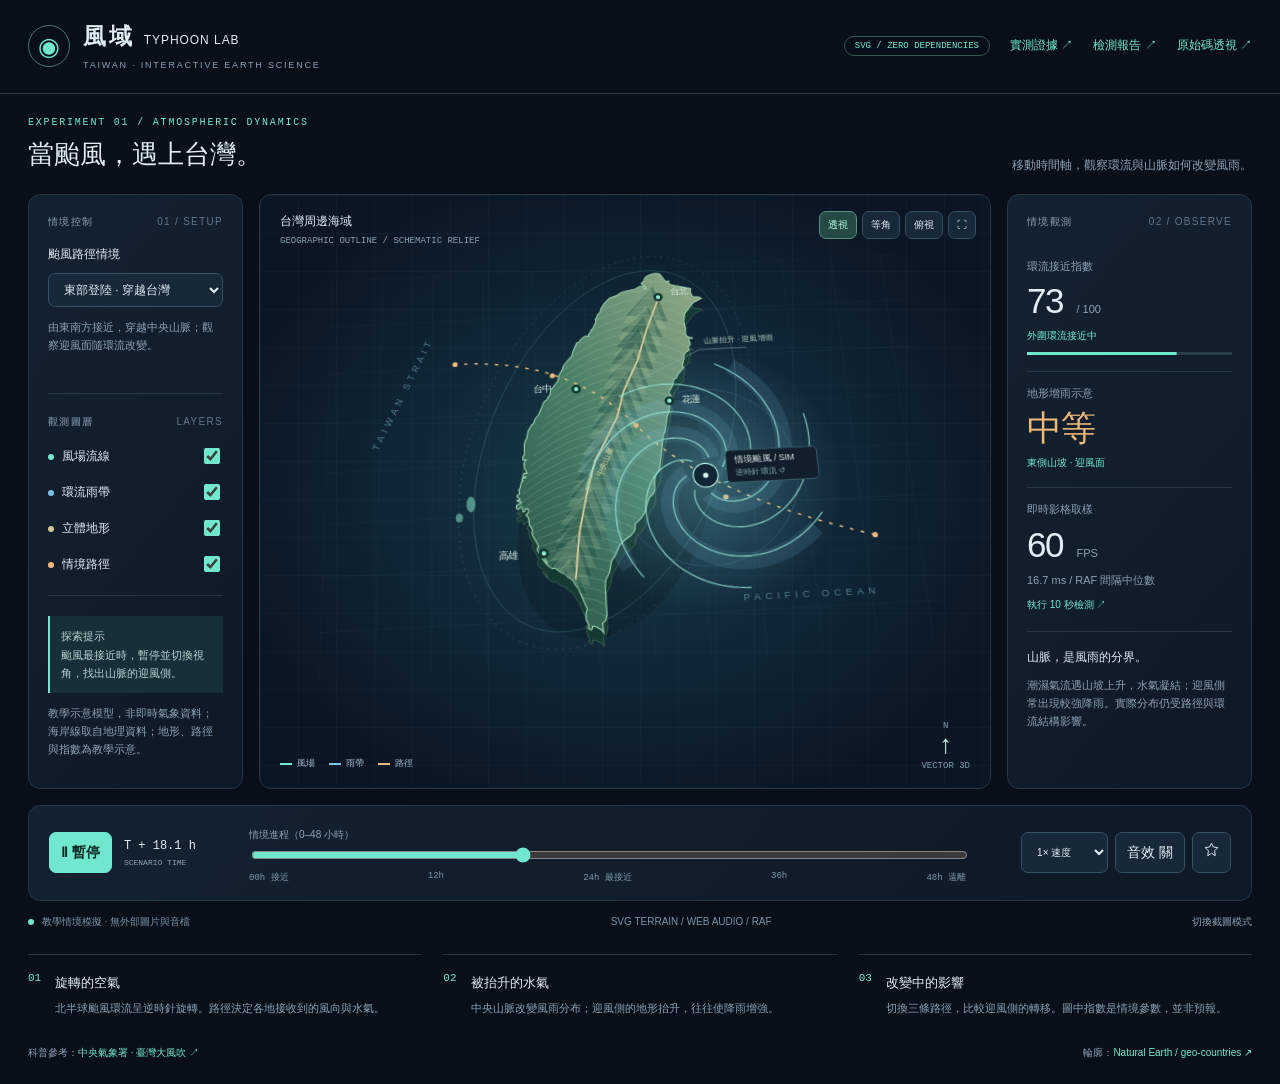
<file: index.html>
<!doctype html>
<html lang="zh-Hant">
<head>
<meta charset="utf-8"><meta name="viewport" content="width=device-width,initial-scale=1">
<meta name="description" content="純 SVG 颱風與台灣地形互動教學工作台">
<title>風域 · TYPHOON LAB</title>
<style>
:root{color-scheme:dark;--bg:#090f19;--panel:#101d2b;--line:#263747;--text:#e1edf4;--muted:#8ca2b5;--cyan:#71e8cd;--amber:#efba79;--ease:cubic-bezier(.34,1.56,.64,1)}
*{box-sizing:border-box}
body{margin:0;background:var(--bg);color:var(--text);font:14px/1.65 'Segoe UI','Microsoft JhengHei',sans-serif}
button,select,input{font:inherit}
button,select{background:#172839;color:var(--text);border:1px solid #365064;border-radius:7px;padding:8px 11px}
button{cursor:pointer;transition:transform .22s var(--ease),background .2s}
button:hover{transform:scale(1.03);background:#254339}
button:active{transform:scale(.97)}
:focus-visible{outline:2px solid var(--cyan);outline-offset:4px}
a{color:var(--cyan);text-decoration:none}
a:hover{text-decoration:underline}
header{padding:18px 28px;border-bottom:1px solid var(--line);display:flex;justify-content:space-between;align-items:center;gap:20px}
.brand{display:flex;align-items:center;gap:13px}
.logo{width:42px;height:42px;border:1px solid #4c7468;border-radius:50%;display:grid;place-items:center;font-size:25px;color:var(--cyan)}
h1{font-size:23px;letter-spacing:.12em;margin:0}
h1 small{font-size:12px;font-weight:400;letter-spacing:.08em}
.brand p{font-size:9px;letter-spacing:.2em;color:var(--muted);margin:2px 0}
nav{display:flex;gap:20px;align-items:center;font-size:12px}
.badge{border:1px solid #35554b;color:var(--cyan);border-radius:20px;padding:4px 10px;font:9px Consolas,monospace}
.shell{max-width:1800px;margin:auto;padding:23px 28px}
.intro{display:flex;align-items:end;justify-content:space-between;margin-bottom:18px}
.eyebrow{font:10px Consolas,monospace;color:var(--cyan);letter-spacing:.18em}
h2{font-weight:500;font-size:26px;margin:5px 0 0}
.intro p{color:var(--muted);font-size:12px;margin:0}
.workspace{display:grid;grid-template-columns:215px minmax(350px,1fr) 245px;gap:16px}
.panel{border:1px solid var(--line);border-radius:12px;background:linear-gradient(130deg,#132231,#0e1926)}
.sidebar,.stats{padding:19px}
.section-label{display:flex;justify-content:space-between;font-size:10px;letter-spacing:.13em;color:var(--muted);margin-bottom:15px}
.section-label b{font-weight:400;color:#61798e}
.field label{display:block;font-size:12px;margin-bottom:8px}
.field select{width:100%;font-size:12px}
.scenario-copy,.small{color:var(--muted);font-size:11px}
.scenario-copy{min-height:55px}
.divider{height:1px;background:var(--line);margin:20px 0}
.toggle{display:flex;align-items:center;justify-content:space-between;margin:14px 0;font-size:12px;cursor:pointer}
.toggle input{accent-color:var(--cyan);width:16px;height:16px}
.dot{display:inline-block;width:6px;height:6px;background:var(--cyan);border-radius:50%;margin-right:8px}
.hint{padding:11px;border-left:2px solid var(--cyan);background:#173038;color:#bad2cf;font-size:11px}
.viewport{position:relative;overflow:hidden;background:radial-gradient(ellipse at center,#173e47 0%,#102737 40%,#0b1624 80%);min-height:500px}
.viewport:before{content:'';position:absolute;inset:0;background-image:linear-gradient(#79b6cc09 1px,transparent 1px),linear-gradient(90deg,#79b6cc09 1px,transparent 1px);background-size:38px 38px;pointer-events:none}
.canvas-head{position:absolute;top:17px;left:20px;z-index:2;font-size:12px}
.canvas-head p{font:9px Consolas,monospace;color:var(--muted);margin:5px 0}
.view-tools{position:absolute;right:14px;top:16px;display:flex;gap:5px;z-index:3}
.view-tools button{font-size:10px;padding:5px 8px}
.view-tools [aria-pressed=true]{background:#254a45;color:#b6f8e5;border-color:#588f80}
#scene{position:relative;width:100%;height:500px;display:block}
.world{transform-origin:400px 285px;transition:transform .7s ease-out}
.world{transform:none!important}
#scene{transform-origin:50% 50%;transition:transform .7s ease-out;transform:rotateX(0deg)}
.perspective #scene{transform:perspective(1100px) rotateX(18deg) rotateZ(-3deg)}
.isometric #scene{transform:rotateX(54.7356deg) rotateZ(-45deg)}
.ocean-label{fill:#527b8a;font-size:11px;letter-spacing:5px}
.map-label{fill:#d6ebe5;font-size:11px}
.city{fill:#8df1d5;stroke:#12352f;stroke-width:3}
.terrain-line{fill:none;stroke:#a1c8a1;stroke-width:.65;opacity:.45}
.wind-path{fill:none;stroke:#99e7d6;stroke-width:1.6;stroke-linecap:round;opacity:.7}
.rainband{fill:none;stroke:#7cbee8;stroke-width:19;opacity:.13}
.storm-track{fill:none;stroke:var(--amber);stroke-width:1.7;stroke-dasharray:4 8}
.draw-path{stroke-dasharray:1;stroke-dashoffset:1;animation:draw 1s ease-out forwards}
@keyframes draw{to{stroke-dashoffset:0}
}
@keyframes bounce{50%{transform:scale(1.3)}
100%{transform:scale(1)}
}
.saved svg{animation:bounce .5s var(--ease)}
.canvas-bottom{position:absolute;bottom:17px;left:20px;right:20px;display:flex;justify-content:space-between;align-items:end;pointer-events:none}
.legend{display:flex;gap:14px;color:#9eb9c8;font-size:9px}
.legend i{width:12px;height:2px;display:inline-block;vertical-align:middle;margin-right:5px}
.compass{color:#7e9fae;text-align:center;font:9px Consolas,monospace}
.compass span{display:block;font-size:26px;color:#c1e9df}
.metric{padding:12px 0 16px;border-bottom:1px solid var(--line)}
.label{font-size:11px;color:var(--muted)}
.value{font-size:35px;line-height:1.5;font-weight:300;letter-spacing:-.04em}
.value small{font-size:11px;color:var(--muted);letter-spacing:0;margin-left:5px}
.sub{font-size:10px;color:var(--cyan)}
.amber .value{color:var(--amber)}
.bar{height:3px;background:#293d48;margin-top:8px;overflow:hidden}
.bar span{height:100%;background:var(--cyan);display:block;transform-origin:left}
.insight h3{font-size:12px;font-weight:500;margin:16px 0 8px}
.insight p{font-size:11px;color:var(--muted);margin:0}
.transport{grid-column:1/-1;display:grid;grid-template-columns:180px 1fr 245px;gap:20px;align-items:center;padding:16px 20px}
.play-group{display:flex;gap:12px;align-items:center}
.primary{background:var(--cyan);color:#092b25;border-color:var(--cyan);font-weight:600}
.primary:hover{background:#a5f3df}
.time-value{font:12px Consolas,monospace;white-space:nowrap}
.time-value small{display:block;font-size:8px;color:var(--muted);margin-top:5px}
.timeline label{font-size:10px;color:var(--muted)}
input[type=range]{width:100%;accent-color:var(--cyan);cursor:pointer}
.ticks{display:flex;justify-content:space-between;font:9px Consolas,monospace;color:#7e99ac}
.transport-end{display:flex;justify-content:end;gap:7px}
.transport-end select{font-size:10px;max-width:90px}
.bottomline{display:flex;justify-content:space-between;gap:15px;font-size:10px;color:#7c93a6;margin-top:13px}
.text-button{border:0;background:none;padding:0;color:var(--muted);font-size:10px}
.learning{display:grid;grid-template-columns:repeat(3,1fr);gap:22px;margin-top:24px}
.learn-item{border-top:1px solid var(--line);padding:17px 0;display:flex;gap:14px}
.number{color:var(--cyan);font:11px Consolas,monospace}
h3{font-size:13px;font-weight:500;margin:0 0 6px}
.learn-item p{font-size:11px;color:var(--muted);margin:0}
.foot{display:flex;justify-content:space-between;gap:15px;font-size:10px;color:var(--muted);padding-top:10px}
.toast{position:fixed;bottom:25px;left:50%;transform:translateX(-50%);padding:10px 20px;border:1px solid #68b69c;background:#23453a;border-radius:7px;z-index:20}
.capture .learning,.capture .foot{display:none}
@media(min-width:1600px){#scene{height:570px}
.viewport{min-height:570px}
.sidebar,.stats{padding:24px}
.metric{padding:18px 0 23px}
.scenario-copy{min-height:85px}
}
@media(max-width:1100px){.workspace{grid-template-columns:185px minmax(300px,1fr)}
.stats{grid-column:1/-1;display:grid;grid-template-columns:repeat(4,1fr);gap:18px}
.stats>.section-label{display:none}
.metric{border:0;padding:0}
.insight h3{margin-top:0}
.transport{grid-template-columns:150px 1fr 220px}
nav .badge{display:none}
}
@media(max-width:700px){header{padding:15px}
h1{font-size:20px}
h1 small{font-size:10px}
nav{gap:10px;font-size:11px}
nav a:last-child{display:none}
.shell{padding:16px}
.intro{display:block}
.intro p{margin-top:7px}
.workspace{display:flex;flex-direction:column}
.sidebar{display:grid;grid-template-columns:1fr 1fr;gap:10px;padding:15px}
.sidebar>.section-label,.sidebar>.divider,.sidebar>.hint{display:none}
.layers{grid-column:2;grid-row:1}
.toggle{margin:6px 0}
.sidebar>.small{grid-column:1/-1;margin:0}
.scenario-copy{min-height:0}
.viewport{min-height:410px}
#scene{height:410px}
.view-tools{top:51px}
.stats{grid-template-columns:repeat(3,1fr);padding:15px;gap:12px}
.value{font-size:27px}
.insight{grid-column:1/-1}
.transport{display:flex;flex-wrap:wrap;gap:12px;padding:15px}
.timeline{order:3;width:100%}
.transport-end{margin-left:auto}
.learning{display:block}
.bottomline,.foot{flex-wrap:wrap}
}
@media(prefers-reduced-motion:reduce){*{animation:none!important;transition:none!important}
}
@media print{header,.sidebar,.transport,.foot{display:none}
.workspace{display:block}
.viewport{break-inside:avoid}
.stats{display:flex;gap:25px}
body{print-color-adjust:exact}
}


@media(max-width:700px){header{flex-wrap:wrap;gap:10px}.brand{min-width:0}.workspace>*{min-width:0;width:100%}.sidebar{grid-template-columns:minmax(0,1.2fr) minmax(0,1fr)}.field,.layers{min-width:0}.field select{min-width:0;max-width:100%;padding:7px 4px;font-size:10px}.toggle{font-size:10px}.layers .section-label{font-size:9px}.transport-end{flex-wrap:wrap}.stats{grid-template-columns:repeat(3,minmax(0,1fr))}.stats .small{font-size:9px}.bottomline span{overflow-wrap:anywhere}.foot{flex-direction:column}}
</style>
</head>
<body>
<header>
<div class="brand">
<div class="logo" aria-hidden="true">◉</div>
<div>
<h1>風域 <small>TYPHOON LAB</small>
</h1>
<p>TAIWAN · INTERACTIVE EARTH SCIENCE</p>
</div>
</div>
<nav aria-label="主要導覽">
<span class="badge">SVG / ZERO DEPENDENCIES</span>
<a href="verification.html">實測證據 ↗</a><a href="review.html">檢測報告 ↗</a>
<a href="pointout.html">原始碼透視 ↗</a>
</nav>
</header>
<main class="shell">
<div class="intro">
<div>
<div class="eyebrow">EXPERIMENT 01 / ATMOSPHERIC DYNAMICS</div>
<h2>當颱風，遇上台灣。</h2>
</div>
<p>移動時間軸，觀察環流與山脈如何改變風雨。</p>
</div>
<div class="workspace">
<aside class="panel sidebar">
<div class="section-label">情境控制 <b>01 / SETUP</b>
</div>
<div class="field">
<label for="scenario">颱風路徑情境</label>
<select id="scenario">
<option value="cross">東部登陸 · 穿越台灣</option>
<option value="north">東側北上 · 沿海掠過</option>
<option value="south">南側通過 · 西南氣流</option>
</select>
<p class="scenario-copy" id="scenarioCopy">
</p>
</div>
<div class="divider">
</div>
<div class="layers">
<div class="section-label">觀測圖層 <b>LAYERS</b>
</div>
<label class="toggle">
<span>
<i class="dot">
</i>風場流線</span>
<input id="windToggle" type="checkbox" checked>
</label>
<label class="toggle">
<span>
<i class="dot" style="background:#7cbee8">
</i>環流雨帶</span>
<input id="rainToggle" type="checkbox" checked>
</label>
<label class="toggle">
<span>
<i class="dot" style="background:#d3c791">
</i>立體地形</span>
<input id="terrainToggle" type="checkbox" checked>
</label>
<label class="toggle">
<span>
<i class="dot" style="background:#efba79">
</i>情境路徑</span>
<input id="trackToggle" type="checkbox" checked>
</label>
</div>
<div class="divider">
</div>
<div class="hint">探索提示<br>颱風最接近時，暫停並切換視角，找出山脈的迎風側。</div>
<p class="small">教學示意模型，非即時氣象資料；海岸線取自地理資料；地形、路徑與指數為教學示意。</p>
</aside>
<section class="panel viewport perspective" id="viewport" aria-label="台灣與颱風三維向量視覺化">
<div class="canvas-head">台灣周邊海域<p>GEOGRAPHIC OUTLINE / SCHEMATIC RELIEF</p>
</div>
<div class="view-tools">
<button id="view3d" aria-pressed="true">透視</button>
<button id="viewIso" aria-pressed="false">等角</button>
<button id="view2d" aria-pressed="false">俯視</button>
<button id="fullscreen" aria-label="全螢幕展示">⛶</button>
</div>
<svg id="scene" viewBox="0 0 800 570" role="img" aria-labelledby="mapTitle mapDesc">
<title id="mapTitle">台灣地形與颱風環流示意</title>
<desc id="mapDesc">逆時針颱風沿虛線移動，台灣中央山脈以向量山脊呈現。</desc>
<defs>
<linearGradient id="land" x1="0" y1="1" x2="1" y2="0">
<stop stop-color="#255348"/>
<stop offset=".5" stop-color="#4b8168"/>
<stop offset="1" stop-color="#95aa88"/>
</linearGradient>
<radialGradient id="stormGlow">
<stop stop-color="#87d8df" stop-opacity=".3"/>
<stop offset="1" stop-color="#70b3d0" stop-opacity="0"/>
</radialGradient>
<pattern id="seaGrid" width="60" height="60" patternUnits="userSpaceOnUse">
<path d="M60 0H0V60" fill="none" stroke="#548b9b" stroke-opacity=".15" stroke-width=".6"/>
</pattern>
<path id="island" d="M488.9 112.9 L479.4 124.9 L477.5 134.5 L479.0 144.4 L478.4 151.4 L479.9 154.1 L482.8 155.9 L486.1 156.5 L486.1 157.3 L483.3 157.3 L481.4 158.2 L483.1 163.2 L482.8 165.7 L480.2 167.2 L481.3 171.9 L477.5 174.6 L474.4 178.1 L474.5 182.5 L471.9 190.7 L473.5 193.6 L465.6 202.6 L464.9 205.0 L460.8 208.3 L458.4 216.2 L454.4 222.9 L454.5 225.0 L456.9 229.3 L457.0 230.7 L454.9 234.8 L453.0 246.3 L450.2 253.8 L446.6 271.3 L444.5 275.6 L437.7 315.4 L433.6 321.7 L431.5 326.5 L430.5 340.3 L428.4 344.7 L424.4 348.1 L421.1 355.4 L418.9 363.7 L413.8 371.5 L406.3 378.4 L406.3 383.5 L404.8 386.5 L400.6 391.1 L393.6 395.9 L387.7 401.8 L383.3 411.1 L378.3 418.2 L375.4 431.1 L371.2 438.5 L370.6 441.0 L369.9 448.2 L370.4 477.6 L368.6 483.5 L365.3 486.2 L365.9 496.6 L363.9 493.6 L357.5 489.7 L354.0 488.9 L353.8 491.8 L352.8 492.9 L351.3 492.5 L349.7 491.1 L350.2 486.9 L347.6 481.8 L347.7 474.6 L349.3 470.3 L340.6 447.4 L337.4 443.1 L334.6 437.5 L328.7 433.3 L328.0 431.1 L321.6 427.7 L316.6 423.8 L315.3 423.3 L312.8 423.6 L307.1 419.1 L301.8 411.5 L307.4 418.3 L306.7 415.1 L305.0 411.9 L298.7 405.5 L296.5 401.6 L298.0 397.7 L297.3 395.2 L291.9 384.7 L291.5 381.5 L292.3 378.8 L289.1 373.2 L287.8 364.4 L285.3 361.1 L287.3 359.6 L288.5 356.9 L288.0 354.6 L285.3 354.2 L283.5 357.7 L282.0 357.6 L281.3 352.5 L279.5 351.7 L277.7 353.9 L276.5 354.2 L275.2 353.1 L274.9 351.6 L275.7 349.0 L280.0 347.7 L280.4 346.4 L275.7 344.7 L275.7 343.8 L279.1 343.8 L278.8 342.6 L275.7 339.6 L276.0 337.8 L278.3 336.8 L278.9 335.7 L277.9 332.5 L279.9 328.4 L279.9 326.4 L281.4 322.5 L283.2 321.4 L281.6 320.3 L282.3 318.5 L286.0 318.0 L285.7 316.6 L284.7 317.3 L282.8 317.1 L282.8 315.6 L283.9 313.1 L287.8 313.0 L284.4 304.9 L285.3 302.4 L283.9 301.8 L287.0 296.7 L283.3 296.9 L283.2 293.1 L285.2 290.8 L285.4 278.2 L286.7 273.9 L288.6 270.5 L290.1 262.3 L294.2 255.5 L296.6 253.7 L298.6 247.9 L302.6 243.7 L309.3 227.8 L313.4 224.7 L314.1 222.2 L316.4 220.4 L317.6 213.4 L325.8 203.5 L328.0 195.4 L332.0 188.3 L333.3 184.0 L343.8 171.6 L345.0 167.0 L349.9 156.1 L352.9 155.2 L354.8 152.1 L358.7 148.7 L361.1 148.1 L364.3 148.7 L363.9 146.3 L366.7 143.0 L367.9 139.7 L369.5 139.0 L373.8 129.7 L373.0 127.2 L375.1 124.1 L375.8 121.1 L379.0 118.6 L380.1 114.1 L384.9 106.5 L391.2 100.3 L399.3 97.6 L404.7 94.0 L408.7 92.6 L422.4 90.1 L428.0 86.7 L431.9 87.0 L434.0 90.0 L435.5 89.4 L433.9 86.9 L430.0 83.6 L430.4 82.4 L432.4 80.9 L434.7 76.2 L437.6 73.6 L441.8 71.5 L446.6 70.4 L451.4 70.9 L453.3 72.4 L459.3 81.8 L463.3 81.3 L462.4 84.0 L465.6 86.8 L487.4 92.3 L488.8 93.2 L487.9 96.0 L488.2 98.3 L490.4 103.8 L496.0 103.9 L499.5 105.3 L500.4 106.4 L491.3 110.8 L488.9 112.9Z"/>
<clipPath id="islandClip">
<use href="#island"/>
</clipPath>
</defs>
<g class="world">
<ellipse cx="385" cy="360" rx="100" ry="150" fill="#000" opacity=".16" transform="rotate(24 385 360)"/>
<rect x="60" y="60" width="680" height="470" fill="url(#seaGrid)"/>
<text x="119" y="278" class="ocean-label" transform="rotate(-65 119 278)">TAIWAN STRAIT</text>
<text x="520" y="470" class="ocean-label">PACIFIC OCEAN</text>
<g opacity=".3" stroke="#5e9d9d" fill="none">
<ellipse cx="380" cy="280" rx="134" ry="226" transform="rotate(24 380 280)"/>
<ellipse cx="380" cy="280" rx="151" ry="245" transform="rotate(24 380 280)" stroke-dasharray="2 6"/>
</g>
<use href="#island" fill="#153a33" transform="translate(0 15)" stroke="#759f82" stroke-opacity=".4"/>
<use href="#island" fill="url(#land)" stroke="#9aceaa" stroke-width="1.3"/>
<g id="terrain" clip-path="url(#islandClip)">
<g id="terrainMesh">
</g>
<path d="M449 104 433 143 420 182 402 219 393 250 378 279 365 302 354 341 344 385 338 437" stroke="#e0cf97" stroke-width="2" fill="none"/>
<g id="contours">
</g>
</g>
<g id="track">
<path id="route" class="storm-track" d="M672 404 Q489 350 414 262 T207 176"/>
<g id="trackPoints" fill="#efba79">
</g>
</g>
<g id="stormPosition">
<circle r="155" fill="url(#stormGlow)"/>
<circle r="104" fill="none" stroke="#7cbee8" stroke-opacity=".2"/>
<g id="rain">
</g>
<g id="cyclone">
</g>
<circle r="14" fill="#102635" stroke="#b8eee2" stroke-width="1.3"/>
<circle r="3" fill="#d8f9ed"/>
<g transform="translate(24 -28)">
<rect width="104" height="38" rx="5" fill="#111e2b" stroke="#3c626d"/>
<text x="10" y="15" fill="#e5f3ef" font-size="10">情境颱風 / SIM</text>
<text x="10" y="29" fill="#85aeba" font-size="9">逆時針環流 ↺</text>
</g>
</g>
<g class="map-label">
<circle cx="449" cy="102" r="4" class="city"/>
<text x="464" y="99">台北</text>
<circle cx="347" cy="214" r="4" class="city"/>
<text x="297" y="215">台中</text>
<circle cx="304" cy="406" r="4" class="city"/>
<text x="254" y="410">高雄</text>
<circle cx="454" cy="234" r="4" class="city"/>
<text x="468" y="237">花蓮</text>
<text x="371" y="322" fill="#e1d9a8" font-size="9" transform="rotate(-65 371 322)">中央山脈</text>
</g>
<path d="M418 208 493 172H548" fill="none" stroke="#8aacab" stroke-width=".7"/>
<text x="499" y="164" fill="#b1ccbf" font-size="9">山脈抬升 · 迎風增雨</text>
<g fill="#6bbaa8" opacity=".7">
<ellipse cx="224" cy="346" rx="5" ry="9"/>
<ellipse cx="211" cy="361" rx="4" ry="5"/>
</g>
</g>
</svg>
<div class="canvas-bottom">
<div class="legend">
<span>
<i style="background:#71e8cd">
</i>風場</span>
<span>
<i style="background:#7cbee8">
</i>雨帶</span>
<span>
<i style="background:#efba79">
</i>路徑</span>
</div>
<div class="compass">N<span>↑</span>VECTOR 3D</div>
</div>
</section>
<aside class="panel stats">
<div class="section-label">情境觀測 <b>02 / OBSERVE</b>
</div>
<div class="metric">
<div class="label">環流接近指數</div>
<div class="value">
<span id="proximity">—</span>
<small>/ 100</small>
</div>
<div class="sub" id="phase">外圍環流接近中</div>
<div class="bar">
<span id="proximityBar">
</span>
</div>
</div>
<div class="metric amber">
<div class="label">地形增雨示意</div>
<div class="value" id="rainLevel">中等</div>
<div class="sub" id="windward">東側山坡 · 迎風面</div>
</div>
<div class="metric">
<div class="label">即時影格取樣</div>
<div class="value">
<span id="fps">—</span>
<small>FPS</small>
</div>
<div class="small">
<span id="frameMs">—</span> ms / RAF 間隔中位數</div><button id="startAudit" class="text-button" style="margin-top:8px;color:var(--cyan)">執行 10 秒檢測 ↗</button><div id="auditStatus" class="small" role="status"></div>
</div>
<div class="insight">
<h3>山脈，是風雨的分界。</h3>
<p>潮濕氣流遇山坡上升，水氣凝結；迎風側常出現較強降雨。實際分布仍受路徑與環流結構影響。</p>
</div>
</aside>
<section class="panel transport" aria-label="播放控制">
<div class="play-group">
<button id="play" class="primary">Ⅱ 暫停</button>
<div id="timeLabel" class="time-value">T + 16.8 h<small>SCENARIO TIME</small>
</div>
</div>
<div class="timeline">
<label for="scrubber">情境進程（0–48 小時）</label>
<input id="scrubber" type="range" min="0" max="1000" value="350" aria-label="情境時間軸">
<div class="ticks">
<span>00h 接近</span>
<span>12h</span>
<span>24h 最接近</span>
<span>36h</span>
<span>48h 遠離</span>
</div>
</div>
<div class="transport-end">
<select id="speed" aria-label="播放速度">
<option value="1">1× 速度</option>
<option value="2">2× 速度</option>
<option value=".5">0.5× 速度</option>
</select>
<button id="sound" aria-pressed="false">音效 關</button>
<button id="bookmark" aria-label="收藏目前情境" aria-pressed="false">
<svg width="15" height="15" viewBox="0 0 24 24" fill="none" stroke="currentColor" stroke-width="1.5">
<path id="starPath" pathLength="1" d="m12 2 3 6 7 1-5 5 1 8-6-4-6 4 1-8-5-5 7-1Z"/>
</svg>
</button>
</div>
</section>
</div>
<div class="bottomline">
<span>
<i class="dot">
</i>教學情境模擬 · 無外部圖片與音檔</span>
<span>SVG TERRAIN / WEB AUDIO / RAF</span>
<button id="captureMode" class="text-button">切換截圖模式</button>
</div>
<section class="learning" aria-label="原理導讀">
<article class="learn-item">
<span class="number">01</span>
<div>
<h3>旋轉的空氣</h3>
<p>北半球颱風環流呈逆時針旋轉。路徑決定各地接收到的風向與水氣。</p>
</div>
</article>
<article class="learn-item">
<span class="number">02</span>
<div>
<h3>被抬升的水氣</h3>
<p>中央山脈改變風雨分布；迎風側的地形抬升，往往使降雨增強。</p>
</div>
</article>
<article class="learn-item">
<span class="number">03</span>
<div>
<h3>改變中的影響</h3>
<p>切換三條路徑，比較迎風側的轉移。圖中指數是情境參數，並非預報。</p>
</div>
</article>
</section>
<footer class="foot">
<span>科普參考：<a href="https://pweb.cwa.gov.tw/PopularScience/wt/wt_30.html" target="_blank" rel="noopener">中央氣象署 · 臺灣大風吹 ↗</a>
</span>
<span>輪廓：<a href="https://github.com/datasets/geo-countries" target="_blank" rel="noopener">Natural Earth / geo-countries ↗</a></span>
</footer>
</main>
<div id="toast" class="toast" role="status" hidden>
</div>
<script>

'use strict';
const runtimeErrors=[],runtimeWarnings=[];
window.addEventListener('error',e=>runtimeErrors.push(String(e.message||'Resource error')));
window.addEventListener('unhandledrejection',e=>runtimeErrors.push(String(e.reason)));
for(const [level,list] of [['error',runtimeErrors],['warn',runtimeWarnings]]){const original=console[level].bind(console);console[level]=(...args)=>{list.push(args.map(String).join(' '));original(...args);};}
const longTasks=[];try{new PerformanceObserver(list=>{for(const e of list.getEntries())longTasks.push({startTime:e.startTime,duration:e.duration});}).observe({type:'longtask',buffered:true});}catch{}

const $=id=>document.getElementById(id),NS='http://www.w3.org/2000/svg';
// Local SVG geometry: no external media requests.
function svgNode(tag,attrs,parent){const n=document.createElementNS(NS,tag);for(const [k,v] of Object.entries(attrs))n.setAttribute(k,v);parent.append(n);return n;}
for(let i=0;i<36;i++){const y=83+i*11,x=450-i*3.4;svgNode('path',{d:'M'+(x-100)+' '+(y+34)+' Q'+(x-8)+' '+(y-35)+' '+(x+61)+' '+(y+27),class:'terrain-line'},$('contours'));}
for(let i=0;i<36;i++){const y=100+i*10,x=444-i*3.4,peak=13+Math.sin(i*2.3)*8;svgNode('path',{d:'M'+(x-35)+' '+(y+24)+' L'+x+' '+(y-peak)+' L'+(x+15)+' '+(y+35)+'Z',fill:i%2?'#bdd3aa':'#1d4f45',opacity:i%2?'.2':'.4',stroke:'#a3c9a1','stroke-width':'.5'},$('terrainMesh'));}
for(let arm=0;arm<7;arm++){let d='';for(let j=0;j<=60;j++){const r=22+j*1.9,a=arm*Math.PI*2/7-j*.046;d+=(j?'L':'M')+(Math.cos(a)*r).toFixed(2)+' '+(Math.sin(a)*r).toFixed(2)+' ';}svgNode('path',{d,class:'wind-path'},$('cyclone'));if(arm%2===0)svgNode('path',{d,class:'rainband'},$('rain'));}
const scenarios={cross:{d:'M672 404 Q489 350 414 262 T207 176',points:[[672,404],[510,352],[414,262],[320,196],[207,176]],copy:'由東南方接近，穿越中央山脈；觀察迎風面隨環流改變。',wind:['東側山坡 · 迎風面','西側山坡 · 迎風面']},north:{d:'M650 455 Q560 300 506 204 T518 70',points:[[650,455],[568,320],[506,204],[500,132],[518,70]],copy:'沿台灣東側海面北上，觀察東部與北部山區的迎風效應。',wind:['東側山坡 · 迎風面','北側山坡 · 迎風面']},south:{d:'M680 448 Q488 478 364 444 T120 380',points:[[680,448],[516,462],[364,444],[240,408],[120,380]],copy:'從台灣南側向西移動；後期以西南側水氣增強作教學示意。',wind:['東南山坡 · 迎風面','西南山坡 · 迎風面']}};
const reduced=matchMedia('(prefers-reduced-motion: reduce)').matches;
let playing=!reduced,progress=.35,last=0,rotation=0,soundEnabled=false,audioContext,frames=[],lastMetrics=0,lastUI=0,toastTimer,scrubSoundAt=0,routeLength=0;
function notify(message){$('toast').textContent=message;$('toast').hidden=false;clearTimeout(toastTimer);toastTimer=setTimeout(()=>$('toast').hidden=true,2600);}
// Independent oscillator/envelope per note allows overlapping rapid clicks.
async function tone(kind='click'){if(!soundEnabled)return;try{audioContext??=new (window.AudioContext||window.webkitAudioContext)();await audioContext.resume();const t=audioContext.currentTime;for(const [i,f] of (kind==='chord'?[523.25,659.25,783.99]:kind==='snap'?[880]:[1200]).entries()){const o=audioContext.createOscillator(),g=audioContext.createGain();o.type='sine';o.frequency.setValueAtTime(f,t);o.frequency.exponentialRampToValueAtTime(f*.65,t+.08);g.gain.setValueAtTime(.0001,t);g.gain.exponentialRampToValueAtTime(.055/(i+1),t+.006);g.gain.exponentialRampToValueAtTime(.0001,t+.1);o.connect(g).connect(audioContext.destination);o.start(t);o.stop(t+.12);o.onended=()=>{o.disconnect();g.disconnect();};}}catch{soundEnabled=false;$('sound').textContent='音效 不可用';$('sound').setAttribute('aria-pressed','false');notify('音效未能啟用，請確認瀏覽器音訊權限。');}}
function updateScene(){const p=$('route').getPointAtLength(routeLength*progress);$('stormPosition').setAttribute('transform','translate('+p.x+' '+p.y+')');const proximity=Math.round(100*Math.exp(-Math.pow((progress-.55)/.31,2)));$('proximity').textContent=proximity;$('proximityBar').style.transform='scaleX('+(proximity/100)+')';$('rainLevel').textContent=proximity>78?'強烈':proximity>35?'中等':'微弱';$('phase').textContent=progress<.48?'外圍環流接近中':progress<.65?'環流最接近台灣':'環流逐漸遠離';$('windward').textContent=scenarios[$('scenario').value].wind[progress<.62?0:1];$('timeLabel').replaceChildren(document.createTextNode('T + '+(progress*48).toFixed(1)+' h'),Object.assign(document.createElement('small'),{textContent:'SCENARIO TIME'}));$('scrubber').value=Math.round(progress*1000);}
function setScenario(){const s=scenarios[$('scenario').value];$('route').setAttribute('d',s.d);routeLength=$('route').getTotalLength();$('trackPoints').replaceChildren();for(const [x,y] of s.points)svgNode('circle',{cx:x,cy:y,r:3},$('trackPoints'));$('scenarioCopy').textContent=s.copy;frames=[];updateScene();tone('snap');}
function syncPlay(){$('play').textContent=playing?'Ⅱ 暫停':'▶ 播放';$('play').setAttribute('aria-label',playing?'暫停動畫':'播放動畫');}
$('play').onclick=()=>{playing=!playing;syncPlay();tone();};$('scenario').onchange=setScenario;
$('scrubber').oninput=()=>{progress=Number($('scrubber').value)/1000;updateScene();if(performance.now()-scrubSoundAt>140){tone('snap');scrubSoundAt=performance.now();}};
for(const [id,target] of [['windToggle','cyclone'],['rainToggle','rain'],['terrainToggle','terrain'],['trackToggle','track']])$(id).onchange=()=>{$(target).style.opacity=$(id).checked?'1':'0';tone();};
for(const [id,mode] of [['view3d','perspective'],['viewIso','isometric'],['view2d','flat']])$(id).onclick=()=>{for(const m of ['perspective','isometric'])$('viewport').classList.toggle(m,m===mode);for(const v of ['view3d','viewIso','view2d'])$(v).setAttribute('aria-pressed',String(v===id));tone('snap');};
$('sound').onclick=()=>{soundEnabled=!soundEnabled;$('sound').textContent=soundEnabled?'音效 開':'音效 關';$('sound').setAttribute('aria-pressed',String(soundEnabled));tone('chord');};
$('bookmark').onclick=()=>{const saved=$('bookmark').getAttribute('aria-pressed')!=='true';$('bookmark').setAttribute('aria-pressed',String(saved));$('bookmark').classList.toggle('saved',saved);$('starPath').classList.toggle('draw-path',saved);$('starPath').setAttribute('fill',saved?'#efba79':'none');try{saved?localStorage.setItem('typhoon-bookmark',JSON.stringify({scenario:$('scenario').value,progress})):localStorage.removeItem('typhoon-bookmark');}catch{}notify(saved?'已收藏目前路徑與時間；下次開啟將恢復。':'已移除收藏');tone('chord');};
$('fullscreen').onclick=async()=>{try{if(document.fullscreenElement)await document.exitFullscreen();else await document.documentElement.requestFullscreen();}catch{notify('此瀏覽器未允許全螢幕，可使用 F11。');}};
$('captureMode').onclick=()=>document.body.classList.toggle('capture');
// RAF cadence measures scheduling intervals, not JS task execution time.
function animate(now){const workStart=performance.now();const dt=last?now-last:0;last=now;if(!document.hidden&&dt>0&&dt<250){frames.push(dt);if(frames.length>180)frames.shift();if(playing){progress=(progress+dt*.000018*Number($('speed').value))%1;if(!reduced){rotation-=dt*.018;$('cyclone').setAttribute('transform','rotate('+rotation+')');$('rain').setAttribute('transform','rotate('+(rotation*.7)+')');}if(now-lastUI>60){updateScene();lastUI=now;}}if(now-lastMetrics>1000&&frames.length>15){const sorted=[...frames].sort((a,b)=>a-b),median=sorted[Math.floor(sorted.length/2)],p95=sorted[Math.floor(sorted.length*.95)];$('fps').textContent=Math.round(1000/median);$('frameMs').textContent=median.toFixed(1);const measurement={sampledAt:new Date().toISOString(),sampleCount:frames.length,rafMedianMs:median,rafP95Ms:p95,estimatedFps:1000/median,viewport:innerWidth+'×'+innerHeight,userAgent:navigator.userAgent,visible:!document.hidden};try{localStorage.setItem('typhoon-metrics',JSON.stringify(measurement));}catch{}window.typhoonMetrics=measurement;lastMetrics=now;}}workDurations.push(performance.now()-workStart);if(workDurations.length>900)workDurations.shift();requestAnimationFrame(animate);}
document.addEventListener('visibilitychange',()=>{last=0;frames=[];});
try{const saved=JSON.parse(localStorage.getItem('typhoon-bookmark'));if(saved&&scenarios[saved.scenario]&&Number.isFinite(saved.progress)){$('scenario').value=saved.scenario;progress=Math.max(0,Math.min(1,saved.progress));$('bookmark').setAttribute('aria-pressed','true');$('starPath').setAttribute('fill','#efba79');}}catch{}

// A user-run, foreground browser audit. No synthetic FPS or hard-coded scores.
const workDurations=[];
window.runAudit=async function(){
 if(window.auditRunning)return;window.auditRunning=true;$('startAudit').disabled=true;
 const original={scenario:$('scenario').value,progress,playing,soundEnabled,view:$('viewport').classList.contains('isometric')?'viewIso':$('viewport').classList.contains('perspective')?'view3d':'view2d'};
 const tests=[],times=[],startedAt=new Date().toISOString(),start=performance.now(),longStart=longTasks.length;let prior=0,hidden=false,audioResult='not tested';
 const assert=(name,pass)=>tests.push({name,pass:Boolean(pass)});
 function collect(t){if(prior)times.push(t-prior);prior=t;hidden||=document.hidden;if(window.auditRunning)requestAnimationFrame(collect);}
 $('auditStatus').textContent='檢測中：請保持此分頁在前景約 10 秒。';
 try{
  for(const name of ['cross','north','south']){$('scenario').value=name;setScenario();assert('路徑 '+name,$('route').getAttribute('d')===scenarios[name].d);await new Promise(r=>setTimeout(r,30));}
  for(const v of [0,500,1000]){$('scrubber').value=v;$('scrubber').dispatchEvent(new Event('input'));assert('時間軸 '+v,Math.abs(progress-v/1000)<.001&&!!$('stormPosition').getAttribute('transform'));await new Promise(r=>setTimeout(r,30));}
  for(const id of ['view3d','viewIso','view2d']){$(id).click();assert('視角 '+id,$(id).getAttribute('aria-pressed')==='true');await new Promise(r=>setTimeout(r,30));}
  for(const [id,target] of [['windToggle','cyclone'],['rainToggle','rain'],['terrainToggle','terrain'],['trackToggle','track']]){const checked=$(id).checked;$(id).checked=!checked;$(id).dispatchEvent(new Event('change'));assert('圖層 '+id,$(target).style.opacity===(!checked?'1':'0'));$(id).checked=checked;$(id).dispatchEvent(new Event('change'));await new Promise(r=>setTimeout(r,30));}
  audioContext??=new(window.AudioContext||window.webkitAudioContext)();await audioContext.resume();soundEnabled=true;for(const kind of ['click','snap','chord'])await tone(kind);audioResult=audioContext.state;
  $('scenario').value=original.scenario;setScenario();progress=.48;playing=true;syncPlay();$(original.view).click();
 }catch(e){runtimeErrors.push('Audit: '+e.message);}
 await new Promise(resolve=>setTimeout(resolve,200));
 const sampleStart=performance.now();performance.mark('audit-measurement-start');workDurations.length=0;requestAnimationFrame(collect);
 await new Promise(resolve=>setTimeout(resolve,10000));window.auditRunning=false;performance.mark('audit-measurement-end');
 const percentile=(arr,p)=>{if(!arr.length)return null;const sorted=[...arr].sort((a,b)=>a-b);return sorted[Math.min(sorted.length-1,Math.floor((sorted.length-1)*p))];};
 const nav=performance.getEntriesByType('navigation')[0],resources=performance.getEntriesByType('resource').filter(r=>!r.name.includes('/qa-'));
 const result={schemaVersion:2,startedAt,endedAt:new Date().toISOString(),durationMs:performance.now()-start,sampleDurationMs:performance.now()-sampleStart,setupDurationMs:sampleStart-start,sampleStartMs:sampleStart,environment:{userAgent:navigator.userAgent,viewport:innerWidth+'×'+innerHeight,devicePixelRatio,foreground:!hidden,mode:navigator.webdriver?'automated browser':'browser session'},functionalTests:tests,runtimeErrors:[...runtimeErrors],consoleWarnings:[...runtimeWarnings],audio:{state:audioResult,noteDurationMs:120,externalAudioBytes:0,baseLatencySeconds:audioContext?.baseLatency??null,outputLatencySeconds:audioContext?.outputLatency??null,physicalLatencyMeasured:false},frames:{count:times.length,medianMs:percentile(times,.5),p95Ms:percentile(times,.95),maxMs:times.length?Math.max(...times):null,over20ms:times.filter(t=>t>20).length,estimatedFps:1000/percentile(times,.5)},animationWork:{count:workDurations.length,medianMs:percentile(workDurations,.5),p95Ms:percentile(workDurations,.95),scope:'Synchronous animation callback only; excludes deferred layout and paint'},longTasks:longTasks.slice(longStart).filter(t=>t.startTime>=sampleStart),setupLongTasks:longTasks.slice(longStart).filter(t=>t.startTime<sampleStart),network:{navigationTransferBytes:nav?.transferSize??null,encodedBodyBytes:nav?.encodedBodySize??null,decodedBodyBytes:nav?.decodedBodySize??null,resourceCount:resources.length,resourceTransferBytes:resources.reduce((s,r)=>s+r.transferSize,0),resources:resources.map(r=>({url:r.name,type:r.initiatorType,transferBytes:r.transferSize})),savingsBaselineAvailable:false}};
 try{localStorage.setItem('typhoon-audit',JSON.stringify(result));}catch{}window.typhoonAudit=result;
 $('scenario').value=original.scenario;setScenario();progress=original.progress;playing=original.playing;soundEnabled=original.soundEnabled;$('sound').textContent=soundEnabled?'音效 開':'音效 關';$('sound').setAttribute('aria-pressed',String(soundEnabled));syncPlay();updateScene();$('startAudit').disabled=false;
 $('auditStatus').textContent='已完成 '+tests.filter(t=>t.pass).length+'/'+tests.length+' 項 · 錯誤 '+runtimeErrors.length+' · '+(hidden?'曾離開前景，請重測':'結果已存至檢測報告');
 window.dispatchEvent(new CustomEvent('auditcomplete',{detail:result}));return result;
};
$('startAudit').onclick=()=>window.runAudit();

setScenario();syncPlay();requestAnimationFrame(animate);

</script>
</body>
</html>
</file>
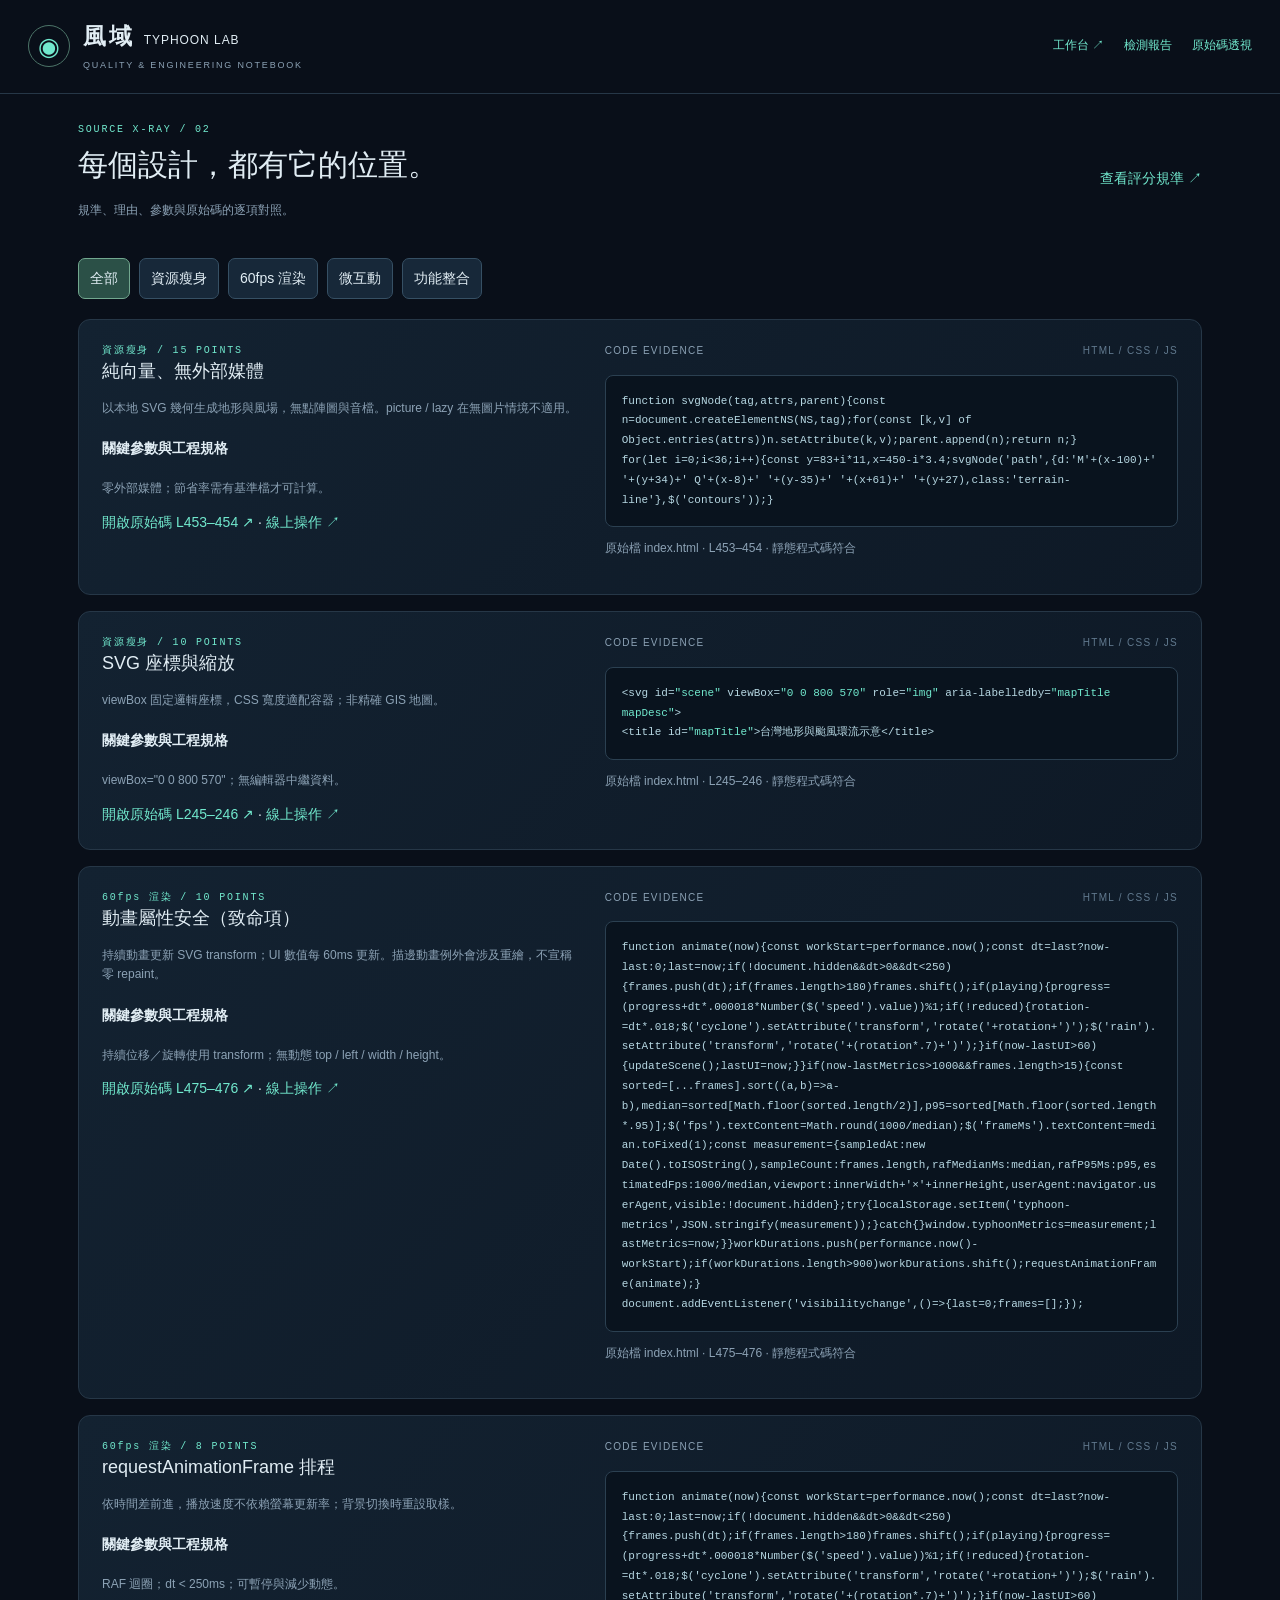
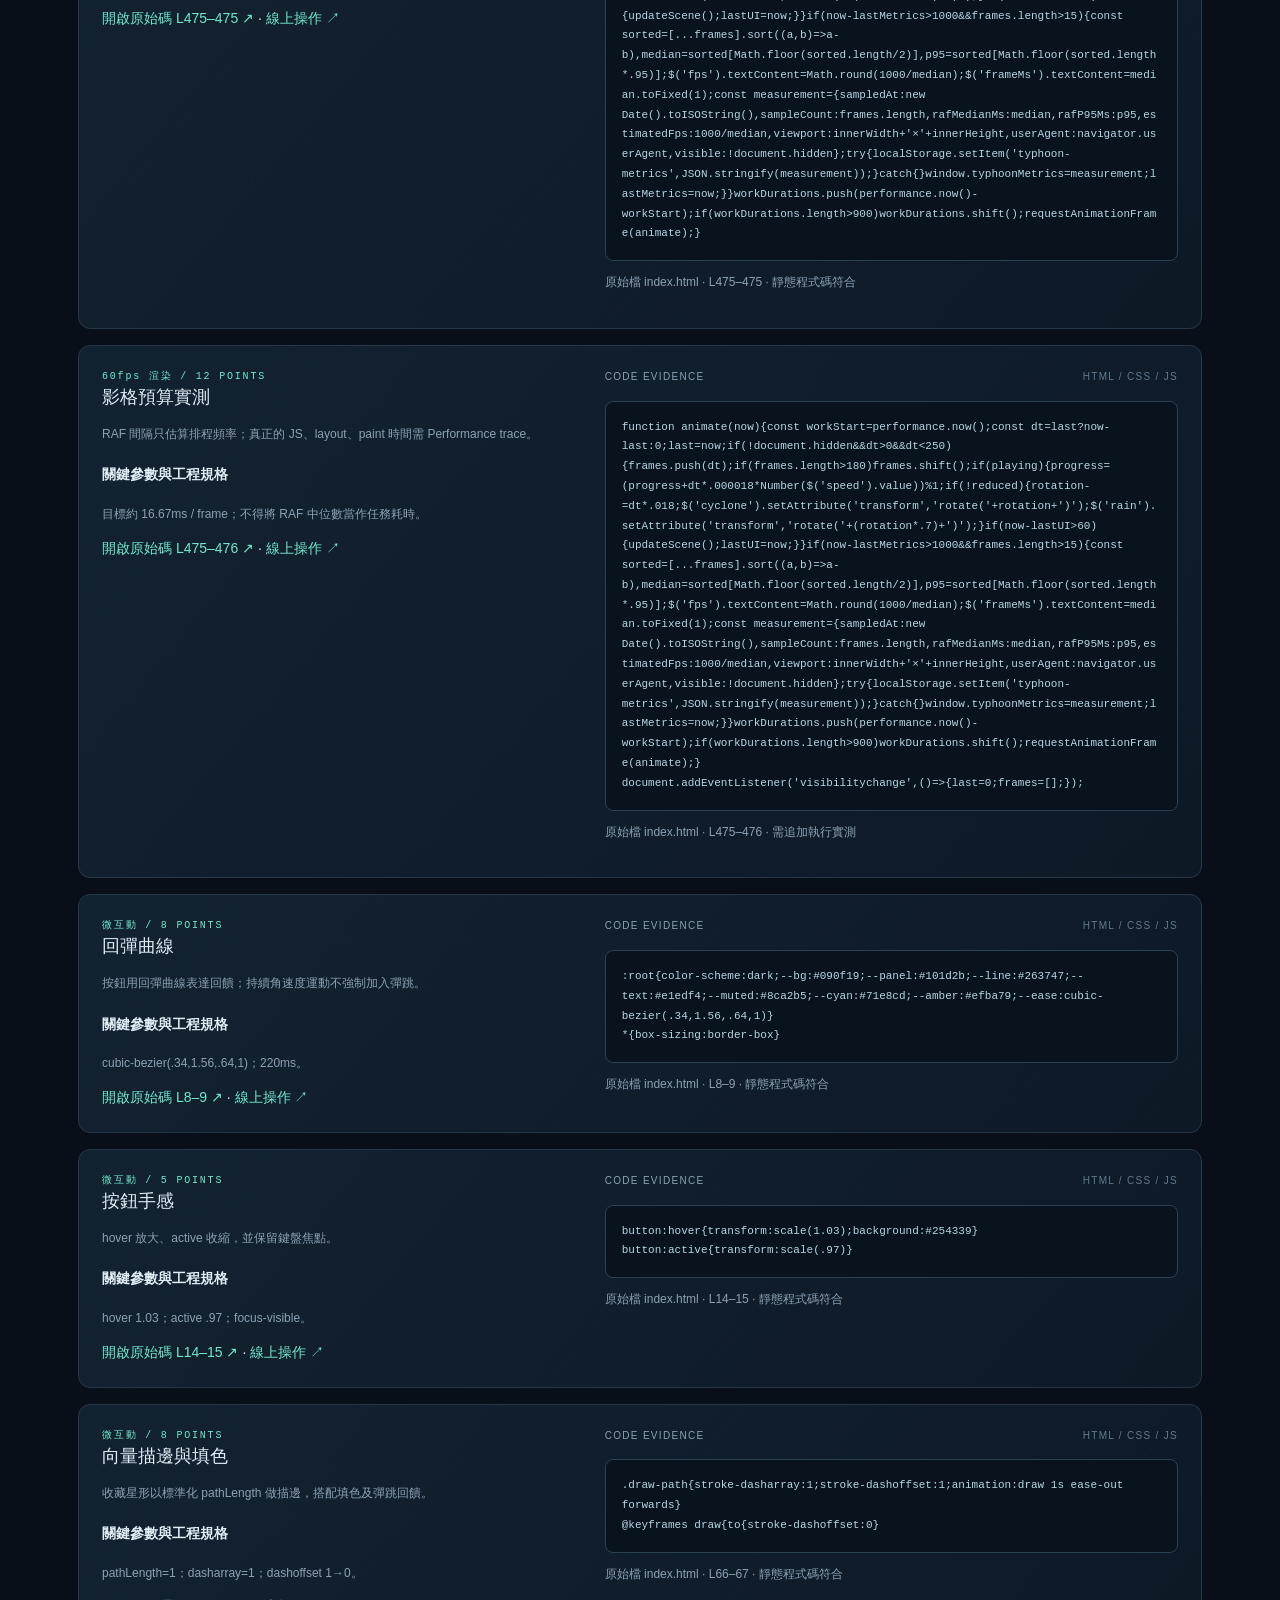
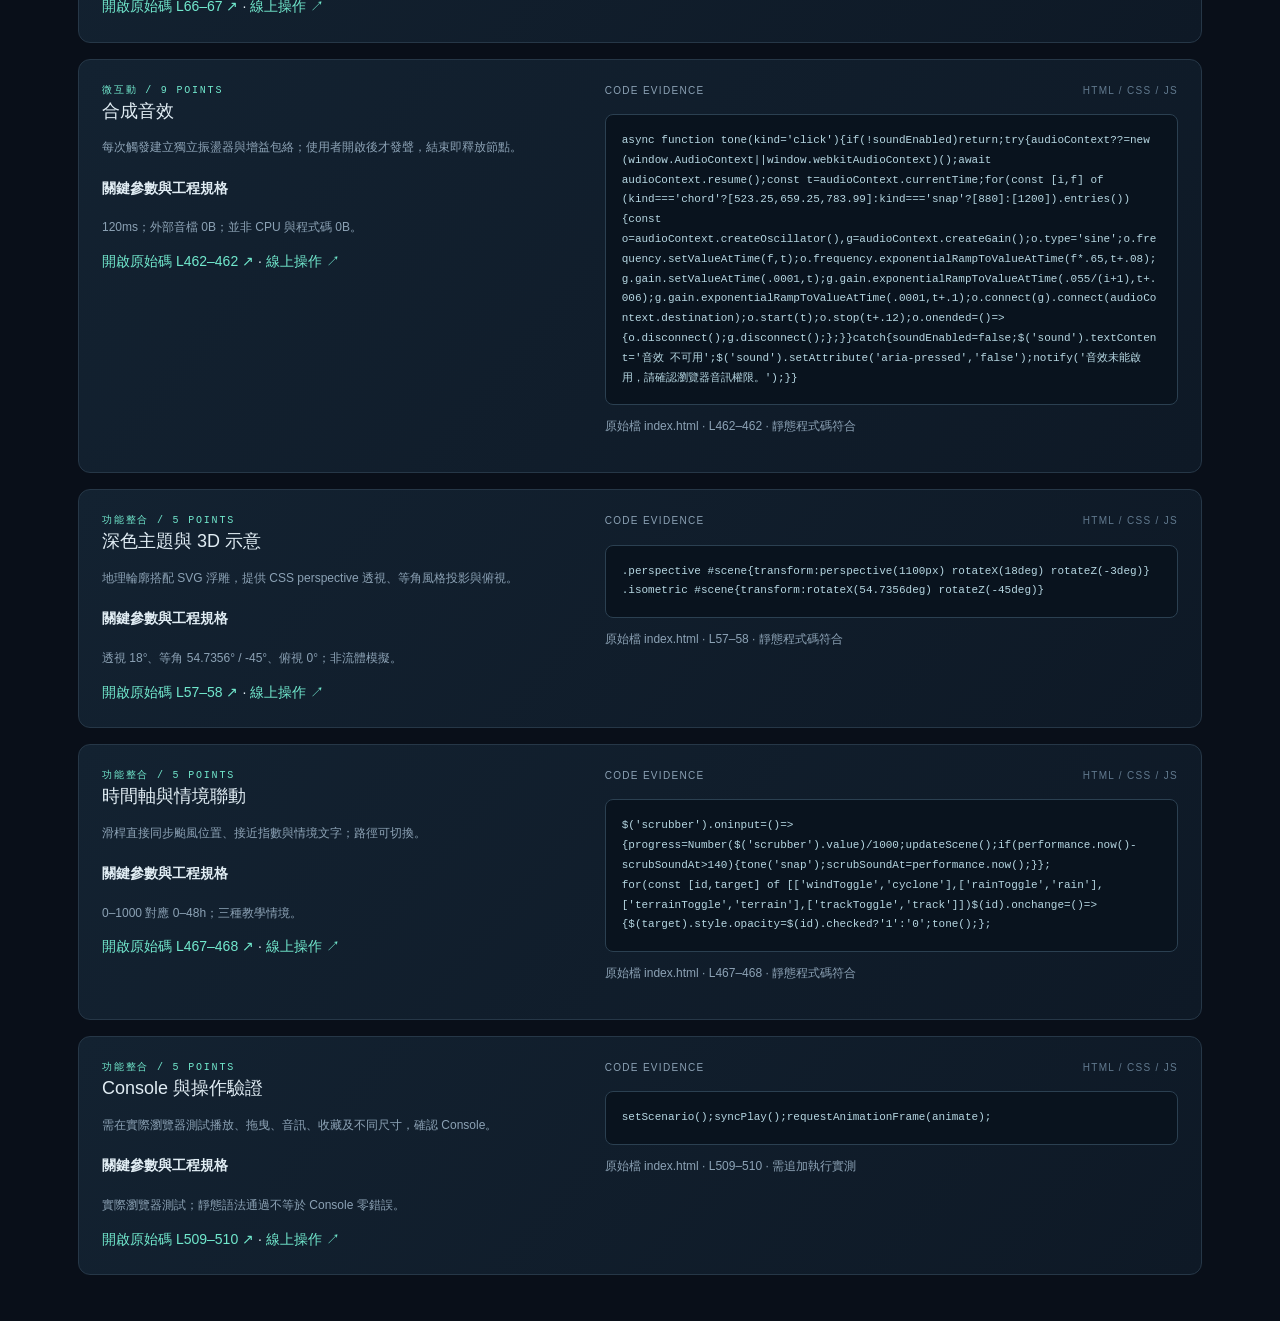
<file: pointout.html>
<!doctype html>
<html lang="zh-Hant"><head><meta charset="utf-8"><meta name="viewport" content="width=device-width,initial-scale=1"><title>原始碼透視 · 風域</title><link rel="stylesheet" href="report.css"></head><body><header><div class="brand"><div class="logo">◉</div><div><h1>風域 <small>TYPHOON LAB</small></h1><p>QUALITY & ENGINEERING NOTEBOOK</p></div></div><nav><a href="index.html">工作台 ↗</a><a href="review.html">檢測報告</a><a href="pointout.html">原始碼透視</a></nav></header><main class="report"><div class="report-head"><div><div class="eyebrow">SOURCE X-RAY / 02</div><h2>每個設計，都有它的位置。</h2><p>規準、理由、參數與原始碼的逐項對照。</p></div><a href="review.html">查看評分規準 ↗</a></div><div class="filters" aria-label="規準篩選"><button aria-pressed="true" data-filter="全部">全部</button><button aria-pressed="false" data-filter="資源瘦身">資源瘦身</button><button aria-pressed="false" data-filter="60fps 渲染">60fps 渲染</button><button aria-pressed="false" data-filter="微互動">微互動</button><button aria-pressed="false" data-filter="功能整合">功能整合</button></div><article class="panel evidence" id="vector" data-group="資源瘦身"><div><div class="eyebrow">資源瘦身 / 15 POINTS</div><h3>純向量、無外部媒體</h3><p>以本地 SVG 幾何生成地形與風場，無點陣圖與音檔。picture / lazy 在無圖片情境不適用。</p><h4>關鍵參數與工程規格</h4><p>零外部媒體；節省率需有基準檔才可計算。</p><a href="source.html#L453">開啟原始碼 L453–454 ↗</a> · <a href="index.html" target="_blank" rel="noopener">線上操作 ↗</a></div><div><div class="section-label">CODE EVIDENCE <b>HTML / CSS / JS</b></div><pre><code>function svgNode(tag,attrs,parent){const n=document.createElementNS(NS,tag);for(const [k,v] of Object.entries(attrs))n.setAttribute(k,v);parent.append(n);return n;}
for(let i=0;i&lt;36;i++){const y=83+i*11,x=450-i*3.4;svgNode('path',{d:'M'+(x-100)+' '+(y+34)+' Q'+(x-8)+' '+(y-35)+' '+(x+61)+' '+(y+27),class:'terrain-line'},$('contours'));}</code></pre><p class="note">原始檔 index.html · L453–454 · 靜態程式碼符合</p></div></article><article class="panel evidence" id="viewbox" data-group="資源瘦身"><div><div class="eyebrow">資源瘦身 / 10 POINTS</div><h3>SVG 座標與縮放</h3><p>viewBox 固定邏輯座標，CSS 寬度適配容器；非精確 GIS 地圖。</p><h4>關鍵參數與工程規格</h4><p>viewBox=&quot;0 0 800 570&quot;；無編輯器中繼資料。</p><a href="source.html#L245">開啟原始碼 L245–246 ↗</a> · <a href="index.html" target="_blank" rel="noopener">線上操作 ↗</a></div><div><div class="section-label">CODE EVIDENCE <b>HTML / CSS / JS</b></div><pre><code>&lt;svg id=<span class="code-string">&quot;scene&quot;</span> viewBox=<span class="code-string">&quot;0 0 800 570&quot;</span> role=<span class="code-string">&quot;img&quot;</span> aria-labelledby=<span class="code-string">&quot;mapTitle mapDesc&quot;</span>&gt;
&lt;title id=<span class="code-string">&quot;mapTitle&quot;</span>&gt;台灣地形與颱風環流示意&lt;/title&gt;</code></pre><p class="note">原始檔 index.html · L245–246 · 靜態程式碼符合</p></div></article><article class="panel evidence" id="transform" data-group="60fps 渲染"><div><div class="eyebrow">60fps 渲染 / 10 POINTS</div><h3>動畫屬性安全（致命項）</h3><p>持續動畫更新 SVG transform；UI 數值每 60ms 更新。描邊動畫例外會涉及重繪，不宣稱零 repaint。</p><h4>關鍵參數與工程規格</h4><p>持續位移／旋轉使用 transform；無動態 top / left / width / height。</p><a href="source.html#L475">開啟原始碼 L475–476 ↗</a> · <a href="index.html" target="_blank" rel="noopener">線上操作 ↗</a></div><div><div class="section-label">CODE EVIDENCE <b>HTML / CSS / JS</b></div><pre><code>function animate(now){const workStart=performance.now();const dt=last?now-last:0;last=now;if(!document.hidden&amp;&amp;dt&gt;0&amp;&amp;dt&lt;250){frames.push(dt);if(frames.length&gt;180)frames.shift();if(playing){progress=(progress+dt*.000018*Number($('speed').value))%1;if(!reduced){rotation-=dt*.018;$('cyclone').setAttribute('transform','rotate('+rotation+')');$('rain').setAttribute('transform','rotate('+(rotation*.7)+')');}if(now-lastUI&gt;60){updateScene();lastUI=now;}}if(now-lastMetrics&gt;1000&amp;&amp;frames.length&gt;15){const sorted=[...frames].sort((a,b)=&gt;a-b),median=sorted[Math.floor(sorted.length/2)],p95=sorted[Math.floor(sorted.length*.95)];$('fps').textContent=Math.round(1000/median);$('frameMs').textContent=median.toFixed(1);const measurement={sampledAt:new Date().toISOString(),sampleCount:frames.length,rafMedianMs:median,rafP95Ms:p95,estimatedFps:1000/median,viewport:innerWidth+'×'+innerHeight,userAgent:navigator.userAgent,visible:!document.hidden};try{localStorage.setItem('typhoon-metrics',JSON.stringify(measurement));}catch{}window.typhoonMetrics=measurement;lastMetrics=now;}}workDurations.push(performance.now()-workStart);if(workDurations.length&gt;900)workDurations.shift();requestAnimationFrame(animate);}
document.addEventListener('visibilitychange',()=&gt;{last=0;frames=[];});</code></pre><p class="note">原始檔 index.html · L475–476 · 靜態程式碼符合</p></div></article><article class="panel evidence" id="raf" data-group="60fps 渲染"><div><div class="eyebrow">60fps 渲染 / 8 POINTS</div><h3>requestAnimationFrame 排程</h3><p>依時間差前進，播放速度不依賴螢幕更新率；背景切換時重設取樣。</p><h4>關鍵參數與工程規格</h4><p>RAF 迴圈；dt &lt; 250ms；可暫停與減少動態。</p><a href="source.html#L475">開啟原始碼 L475–475 ↗</a> · <a href="index.html" target="_blank" rel="noopener">線上操作 ↗</a></div><div><div class="section-label">CODE EVIDENCE <b>HTML / CSS / JS</b></div><pre><code>function animate(now){const workStart=performance.now();const dt=last?now-last:0;last=now;if(!document.hidden&amp;&amp;dt&gt;0&amp;&amp;dt&lt;250){frames.push(dt);if(frames.length&gt;180)frames.shift();if(playing){progress=(progress+dt*.000018*Number($('speed').value))%1;if(!reduced){rotation-=dt*.018;$('cyclone').setAttribute('transform','rotate('+rotation+')');$('rain').setAttribute('transform','rotate('+(rotation*.7)+')');}if(now-lastUI&gt;60){updateScene();lastUI=now;}}if(now-lastMetrics&gt;1000&amp;&amp;frames.length&gt;15){const sorted=[...frames].sort((a,b)=&gt;a-b),median=sorted[Math.floor(sorted.length/2)],p95=sorted[Math.floor(sorted.length*.95)];$('fps').textContent=Math.round(1000/median);$('frameMs').textContent=median.toFixed(1);const measurement={sampledAt:new Date().toISOString(),sampleCount:frames.length,rafMedianMs:median,rafP95Ms:p95,estimatedFps:1000/median,viewport:innerWidth+'×'+innerHeight,userAgent:navigator.userAgent,visible:!document.hidden};try{localStorage.setItem('typhoon-metrics',JSON.stringify(measurement));}catch{}window.typhoonMetrics=measurement;lastMetrics=now;}}workDurations.push(performance.now()-workStart);if(workDurations.length&gt;900)workDurations.shift();requestAnimationFrame(animate);}</code></pre><p class="note">原始檔 index.html · L475–475 · 靜態程式碼符合</p></div></article><article class="panel evidence" id="frame" data-group="60fps 渲染"><div><div class="eyebrow">60fps 渲染 / 12 POINTS</div><h3>影格預算實測</h3><p>RAF 間隔只估算排程頻率；真正的 JS、layout、paint 時間需 Performance trace。</p><h4>關鍵參數與工程規格</h4><p>目標約 16.67ms / frame；不得將 RAF 中位數當作任務耗時。</p><a href="source.html#L475">開啟原始碼 L475–476 ↗</a> · <a href="index.html" target="_blank" rel="noopener">線上操作 ↗</a></div><div><div class="section-label">CODE EVIDENCE <b>HTML / CSS / JS</b></div><pre><code>function animate(now){const workStart=performance.now();const dt=last?now-last:0;last=now;if(!document.hidden&amp;&amp;dt&gt;0&amp;&amp;dt&lt;250){frames.push(dt);if(frames.length&gt;180)frames.shift();if(playing){progress=(progress+dt*.000018*Number($('speed').value))%1;if(!reduced){rotation-=dt*.018;$('cyclone').setAttribute('transform','rotate('+rotation+')');$('rain').setAttribute('transform','rotate('+(rotation*.7)+')');}if(now-lastUI&gt;60){updateScene();lastUI=now;}}if(now-lastMetrics&gt;1000&amp;&amp;frames.length&gt;15){const sorted=[...frames].sort((a,b)=&gt;a-b),median=sorted[Math.floor(sorted.length/2)],p95=sorted[Math.floor(sorted.length*.95)];$('fps').textContent=Math.round(1000/median);$('frameMs').textContent=median.toFixed(1);const measurement={sampledAt:new Date().toISOString(),sampleCount:frames.length,rafMedianMs:median,rafP95Ms:p95,estimatedFps:1000/median,viewport:innerWidth+'×'+innerHeight,userAgent:navigator.userAgent,visible:!document.hidden};try{localStorage.setItem('typhoon-metrics',JSON.stringify(measurement));}catch{}window.typhoonMetrics=measurement;lastMetrics=now;}}workDurations.push(performance.now()-workStart);if(workDurations.length&gt;900)workDurations.shift();requestAnimationFrame(animate);}
document.addEventListener('visibilitychange',()=&gt;{last=0;frames=[];});</code></pre><p class="note">原始檔 index.html · L475–476 · 需追加執行實測</p></div></article><article class="panel evidence" id="easing" data-group="微互動"><div><div class="eyebrow">微互動 / 8 POINTS</div><h3>回彈曲線</h3><p>按鈕用回彈曲線表達回饋；持續角速度運動不強制加入彈跳。</p><h4>關鍵參數與工程規格</h4><p>cubic-bezier(.34,1.56,.64,1)；220ms。</p><a href="source.html#L8">開啟原始碼 L8–9 ↗</a> · <a href="index.html" target="_blank" rel="noopener">線上操作 ↗</a></div><div><div class="section-label">CODE EVIDENCE <b>HTML / CSS / JS</b></div><pre><code>:root{color-scheme:dark;--bg:#090f19;--panel:#101d2b;--line:#263747;--text:#e1edf4;--muted:#8ca2b5;--cyan:#71e8cd;--amber:#efba79;--ease:cubic-bezier(.34,1.56,.64,1)}
*{box-sizing:border-box}</code></pre><p class="note">原始檔 index.html · L8–9 · 靜態程式碼符合</p></div></article><article class="panel evidence" id="hover" data-group="微互動"><div><div class="eyebrow">微互動 / 5 POINTS</div><h3>按鈕手感</h3><p>hover 放大、active 收縮，並保留鍵盤焦點。</p><h4>關鍵參數與工程規格</h4><p>hover 1.03；active .97；focus-visible。</p><a href="source.html#L14">開啟原始碼 L14–15 ↗</a> · <a href="index.html" target="_blank" rel="noopener">線上操作 ↗</a></div><div><div class="section-label">CODE EVIDENCE <b>HTML / CSS / JS</b></div><pre><code>button:hover{transform:scale(1.03);background:#254339}
button:active{transform:scale(.97)}</code></pre><p class="note">原始檔 index.html · L14–15 · 靜態程式碼符合</p></div></article><article class="panel evidence" id="stroke" data-group="微互動"><div><div class="eyebrow">微互動 / 8 POINTS</div><h3>向量描邊與填色</h3><p>收藏星形以標準化 pathLength 做描邊，搭配填色及彈跳回饋。</p><h4>關鍵參數與工程規格</h4><p>pathLength=1；dasharray=1；dashoffset 1→0。</p><a href="source.html#L66">開啟原始碼 L66–67 ↗</a> · <a href="index.html" target="_blank" rel="noopener">線上操作 ↗</a></div><div><div class="section-label">CODE EVIDENCE <b>HTML / CSS / JS</b></div><pre><code>.draw-path{stroke-dasharray:1;stroke-dashoffset:1;animation:draw 1s ease-out forwards}
@keyframes draw{to{stroke-dashoffset:0}</code></pre><p class="note">原始檔 index.html · L66–67 · 靜態程式碼符合</p></div></article><article class="panel evidence" id="audio" data-group="微互動"><div><div class="eyebrow">微互動 / 9 POINTS</div><h3>合成音效</h3><p>每次觸發建立獨立振盪器與增益包絡；使用者開啟後才發聲，結束即釋放節點。</p><h4>關鍵參數與工程規格</h4><p>120ms；外部音檔 0B；並非 CPU 與程式碼 0B。</p><a href="source.html#L462">開啟原始碼 L462–462 ↗</a> · <a href="index.html" target="_blank" rel="noopener">線上操作 ↗</a></div><div><div class="section-label">CODE EVIDENCE <b>HTML / CSS / JS</b></div><pre><code>async function tone(kind='click'){if(!soundEnabled)return;try{audioContext??=new (window.AudioContext||window.webkitAudioContext)();await audioContext.resume();const t=audioContext.currentTime;for(const [i,f] of (kind==='chord'?[523.25,659.25,783.99]:kind==='snap'?[880]:[1200]).entries()){const o=audioContext.createOscillator(),g=audioContext.createGain();o.type='sine';o.frequency.setValueAtTime(f,t);o.frequency.exponentialRampToValueAtTime(f*.65,t+.08);g.gain.setValueAtTime(.0001,t);g.gain.exponentialRampToValueAtTime(.055/(i+1),t+.006);g.gain.exponentialRampToValueAtTime(.0001,t+.1);o.connect(g).connect(audioContext.destination);o.start(t);o.stop(t+.12);o.onended=()=&gt;{o.disconnect();g.disconnect();};}}catch{soundEnabled=false;$('sound').textContent='音效 不可用';$('sound').setAttribute('aria-pressed','false');notify('音效未能啟用，請確認瀏覽器音訊權限。');}}</code></pre><p class="note">原始檔 index.html · L462–462 · 靜態程式碼符合</p></div></article><article class="panel evidence" id="visual" data-group="功能整合"><div><div class="eyebrow">功能整合 / 5 POINTS</div><h3>深色主題與 3D 示意</h3><p>地理輪廓搭配 SVG 浮雕，提供 CSS perspective 透視、等角風格投影與俯視。</p><h4>關鍵參數與工程規格</h4><p>透視 18°、等角 54.7356° / -45°、俯視 0°；非流體模擬。</p><a href="source.html#L57">開啟原始碼 L57–58 ↗</a> · <a href="index.html" target="_blank" rel="noopener">線上操作 ↗</a></div><div><div class="section-label">CODE EVIDENCE <b>HTML / CSS / JS</b></div><pre><code>.perspective #scene{transform:perspective(1100px) rotateX(18deg) rotateZ(-3deg)}
.isometric #scene{transform:rotateX(54.7356deg) rotateZ(-45deg)}</code></pre><p class="note">原始檔 index.html · L57–58 · 靜態程式碼符合</p></div></article><article class="panel evidence" id="scrub" data-group="功能整合"><div><div class="eyebrow">功能整合 / 5 POINTS</div><h3>時間軸與情境聯動</h3><p>滑桿直接同步颱風位置、接近指數與情境文字；路徑可切換。</p><h4>關鍵參數與工程規格</h4><p>0–1000 對應 0–48h；三種教學情境。</p><a href="source.html#L467">開啟原始碼 L467–468 ↗</a> · <a href="index.html" target="_blank" rel="noopener">線上操作 ↗</a></div><div><div class="section-label">CODE EVIDENCE <b>HTML / CSS / JS</b></div><pre><code>$('scrubber').oninput=()=&gt;{progress=Number($('scrubber').value)/1000;updateScene();if(performance.now()-scrubSoundAt&gt;140){tone('snap');scrubSoundAt=performance.now();}};
for(const [id,target] of [['windToggle','cyclone'],['rainToggle','rain'],['terrainToggle','terrain'],['trackToggle','track']])$(id).onchange=()=&gt;{$(target).style.opacity=$(id).checked?'1':'0';tone();};</code></pre><p class="note">原始檔 index.html · L467–468 · 靜態程式碼符合</p></div></article><article class="panel evidence" id="console" data-group="功能整合"><div><div class="eyebrow">功能整合 / 5 POINTS</div><h3>Console 與操作驗證</h3><p>需在實際瀏覽器測試播放、拖曳、音訊、收藏及不同尺寸，確認 Console。</p><h4>關鍵參數與工程規格</h4><p>實際瀏覽器測試；靜態語法通過不等於 Console 零錯誤。</p><a href="source.html#L509">開啟原始碼 L509–510 ↗</a> · <a href="index.html" target="_blank" rel="noopener">線上操作 ↗</a></div><div><div class="section-label">CODE EVIDENCE <b>HTML / CSS / JS</b></div><pre><code>setScenario();syncPlay();requestAnimationFrame(animate);
</code></pre><p class="note">原始檔 index.html · L509–510 · 需追加執行實測</p></div></article></main><script>for(const b of document.querySelectorAll('[data-filter]'))b.onclick=()=>{for(const x of document.querySelectorAll('[data-filter]'))x.setAttribute('aria-pressed',String(x===b));for(const c of document.querySelectorAll('[data-group]'))c.hidden=b.dataset.filter!=='全部'&&c.dataset.group!==b.dataset.filter;};</script></body></html>
</file>
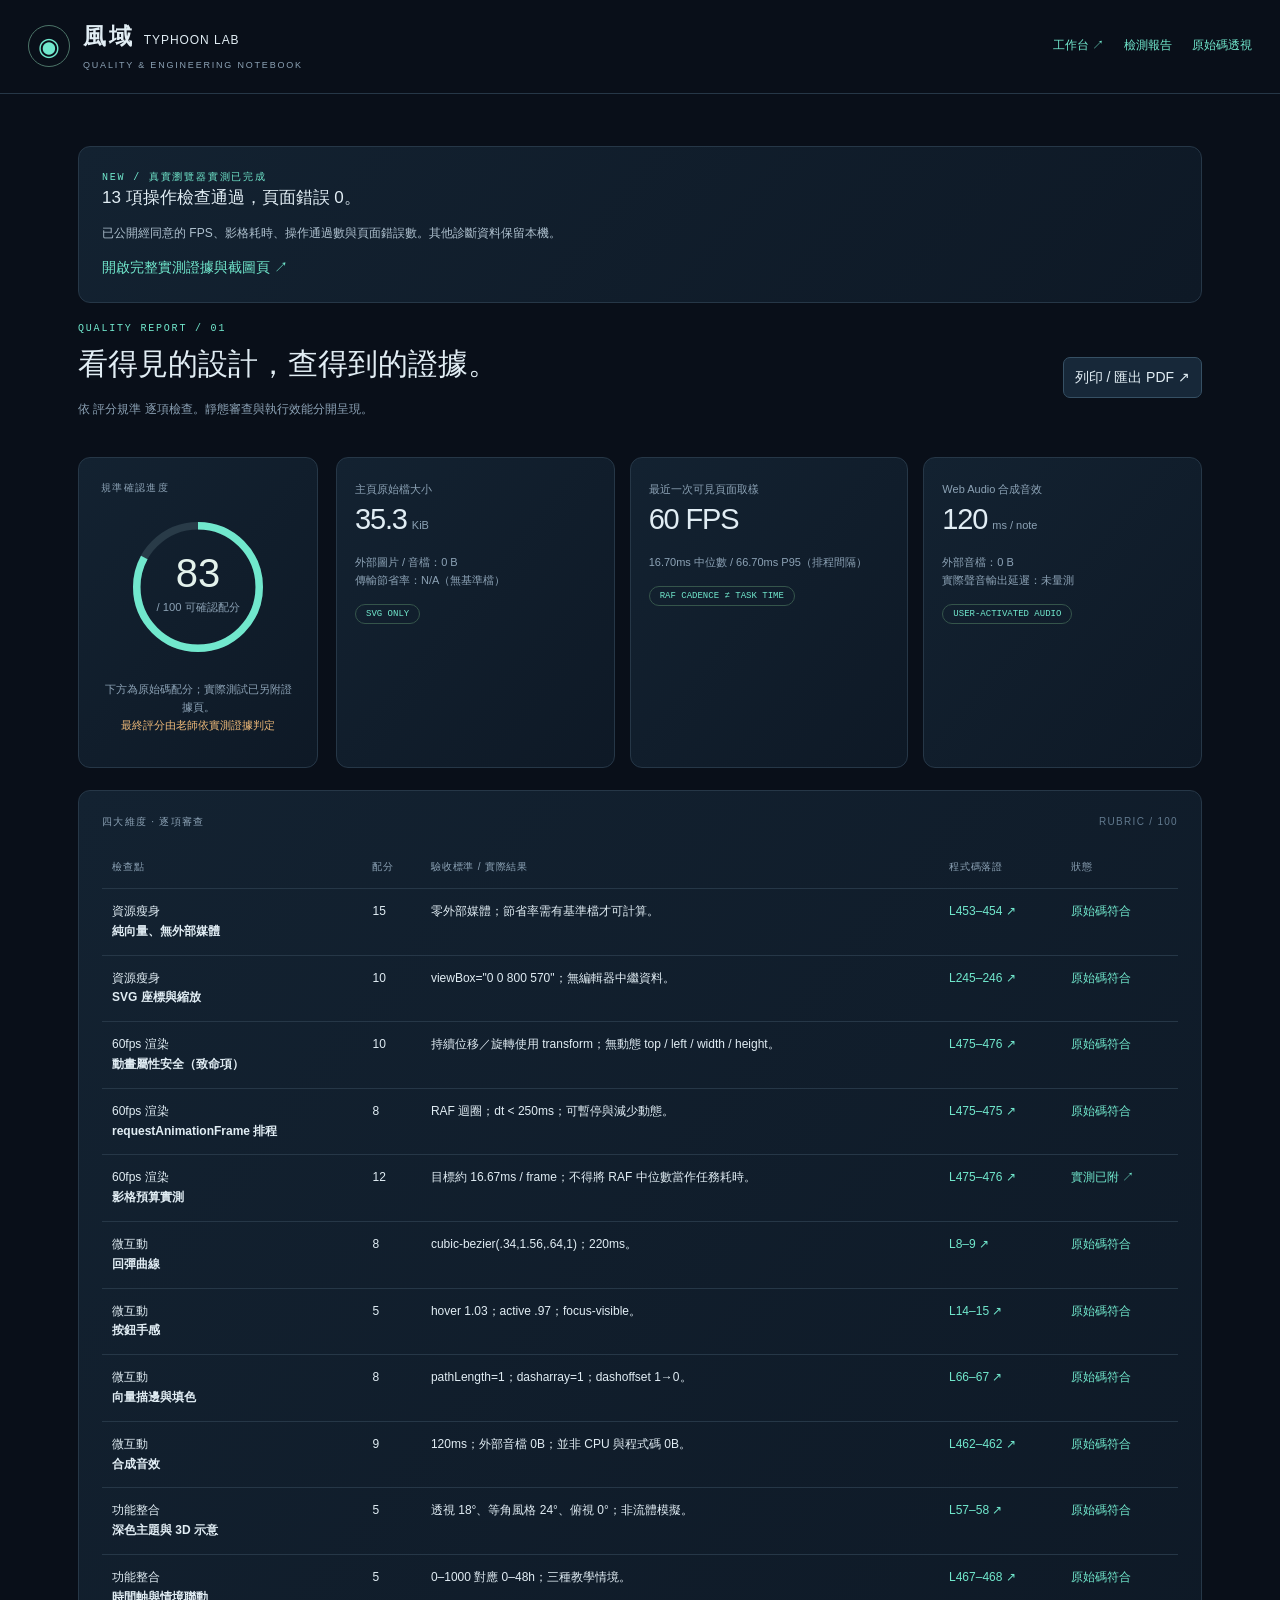
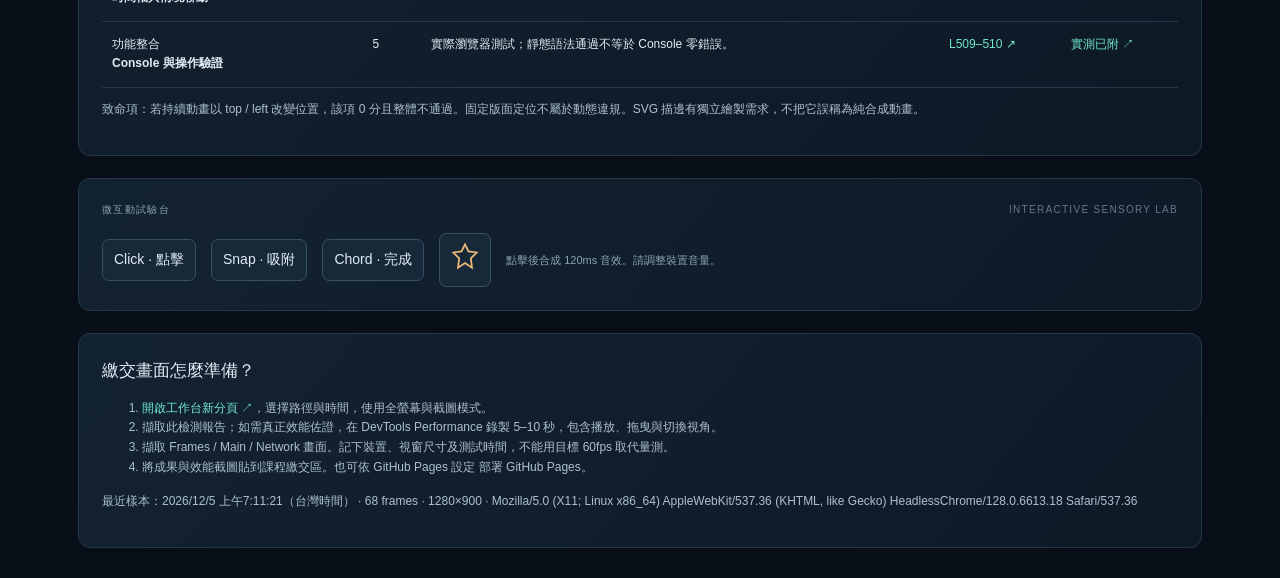
<file: review.html>
<!doctype html>
<html lang="zh-Hant"><head><meta charset="utf-8"><meta name="viewport" content="width=device-width,initial-scale=1"><title>檢測報告 · 風域</title><link rel="stylesheet" href="report.css"></head><body><header><div class="brand"><div class="logo">◉</div><div><h1>風域 <small>TYPHOON LAB</small></h1><p>QUALITY & ENGINEERING NOTEBOOK</p></div></div><nav><a href="index.html">工作台 ↗</a><a href="review.html">檢測報告</a><a href="pointout.html">原始碼透視</a></nav></header><main class="report"><section class="panel section" style="margin-bottom:20px"><div class="eyebrow">NEW / 真實瀏覽器實測已完成</div><h3>13 項操作檢查通過，頁面錯誤 0。</h3><p>已公開經同意的 FPS、影格耗時、操作通過數與頁面錯誤數。其他診斷資料保留本機。</p><a href="verification.html">開啟完整實測證據與截圖頁 ↗</a></section><div class="report-head"><div><div class="eyebrow">QUALITY REPORT / 01</div><h2>看得見的設計，查得到的證據。</h2><p>依 評分規準 逐項檢查。靜態審查與執行效能分開呈現。</p></div><button class="print-button" id="print">列印 / 匯出 PDF ↗</button></div><div class="report-grid"><section class="panel score"><div class="section-label">規準確認進度</div><svg class="ring" viewBox="0 0 120 120" aria-label="83分原始碼符合，17分待實測"><circle cx="60" cy="60" r="49" fill="none" stroke="#293b48" stroke-width="6"/><circle cx="60" cy="60" r="49" pathLength="100" fill="none" stroke="#71e8cd" stroke-width="6" stroke-dasharray="83 100" transform="rotate(-90 60 60)"/><text x="60" y="60" text-anchor="middle" fill="#e4f2ec" font-size="32">83</text><text x="60" y="79" text-anchor="middle" fill="#8ca2b5" font-size="9">/ 100 可確認配分</text></svg><p class="small">下方為原始碼配分；實際測試已另附證據頁。<br><span class="pending">最終評分由老師依實測證據判定</span></p></section><div class="report-kpis"><section class="panel kpi"><div class="label">主頁原始檔大小</div><div class="value">35.3<small>KiB</small></div><p class="small">外部圖片 / 音檔：0 B<br>傳輸節省率：N/A（無基準檔）</p><span class="badge">SVG ONLY</span></section><section class="panel kpi"><div class="label">最近一次可見頁面取樣</div><div class="value" id="measuredFps">待取樣</div><p class="small" id="measuredMs">請先開啟工作台約 5 秒，再返回此頁。</p><span class="badge">RAF CADENCE ≠ TASK TIME</span></section><section class="panel kpi"><div class="label">Web Audio 合成音效</div><div class="value">120<small>ms / note</small></div><p class="small">外部音檔：0 B<br>實際聲音輸出延遲：未量測</p><span class="badge">USER-ACTIVATED AUDIO</span></section></div></div><section class="panel section"><div class="section-label">四大維度 · 逐項審查 <b>RUBRIC / 100</b></div><div style="overflow-x:auto"><table><thead><tr><th>檢查點</th><th>配分</th><th>驗收標準 / 實際結果</th><th>程式碼落證</th><th>狀態</th></tr></thead><tbody><tr><td>資源瘦身<br><strong>純向量、無外部媒體</strong></td><td>15</td><td>零外部媒體；節省率需有基準檔才可計算。</td><td><a href="pointout.html#vector">L453–454 ↗</a></td><td class="ok">原始碼符合</td></tr><tr><td>資源瘦身<br><strong>SVG 座標與縮放</strong></td><td>10</td><td>viewBox=&quot;0 0 800 570&quot;；無編輯器中繼資料。</td><td><a href="pointout.html#viewbox">L245–246 ↗</a></td><td class="ok">原始碼符合</td></tr><tr><td>60fps 渲染<br><strong>動畫屬性安全（致命項）</strong></td><td>10</td><td>持續位移／旋轉使用 transform；無動態 top / left / width / height。</td><td><a href="pointout.html#transform">L475–476 ↗</a></td><td class="ok">原始碼符合</td></tr><tr><td>60fps 渲染<br><strong>requestAnimationFrame 排程</strong></td><td>8</td><td>RAF 迴圈；dt &lt; 250ms；可暫停與減少動態。</td><td><a href="pointout.html#raf">L475–475 ↗</a></td><td class="ok">原始碼符合</td></tr><tr><td>60fps 渲染<br><strong>影格預算實測</strong></td><td>12</td><td>目標約 16.67ms / frame；不得將 RAF 中位數當作任務耗時。</td><td><a href="pointout.html#frame">L475–476 ↗</a></td><td class="pending"><a href="verification.html">實測已附 ↗</a></td></tr><tr><td>微互動<br><strong>回彈曲線</strong></td><td>8</td><td>cubic-bezier(.34,1.56,.64,1)；220ms。</td><td><a href="pointout.html#easing">L8–9 ↗</a></td><td class="ok">原始碼符合</td></tr><tr><td>微互動<br><strong>按鈕手感</strong></td><td>5</td><td>hover 1.03；active .97；focus-visible。</td><td><a href="pointout.html#hover">L14–15 ↗</a></td><td class="ok">原始碼符合</td></tr><tr><td>微互動<br><strong>向量描邊與填色</strong></td><td>8</td><td>pathLength=1；dasharray=1；dashoffset 1→0。</td><td><a href="pointout.html#stroke">L66–67 ↗</a></td><td class="ok">原始碼符合</td></tr><tr><td>微互動<br><strong>合成音效</strong></td><td>9</td><td>120ms；外部音檔 0B；並非 CPU 與程式碼 0B。</td><td><a href="pointout.html#audio">L462–462 ↗</a></td><td class="ok">原始碼符合</td></tr><tr><td>功能整合<br><strong>深色主題與 3D 示意</strong></td><td>5</td><td>透視 18°、等角風格 24°、俯視 0°；非流體模擬。</td><td><a href="pointout.html#visual">L57–58 ↗</a></td><td class="ok">原始碼符合</td></tr><tr><td>功能整合<br><strong>時間軸與情境聯動</strong></td><td>5</td><td>0–1000 對應 0–48h；三種教學情境。</td><td><a href="pointout.html#scrub">L467–468 ↗</a></td><td class="ok">原始碼符合</td></tr><tr><td>功能整合<br><strong>Console 與操作驗證</strong></td><td>5</td><td>實際瀏覽器測試；靜態語法通過不等於 Console 零錯誤。</td><td><a href="pointout.html#console">L509–510 ↗</a></td><td class="pending"><a href="verification.html">實測已附 ↗</a></td></tr></tbody></table></div><p class="note">致命項：若持續動畫以 top / left 改變位置，該項 0 分且整體不通過。固定版面定位不屬於動態違規。SVG 描邊有獨立繪製需求，不把它誤稱為純合成動畫。</p></section><section class="panel section"><div class="section-label">微互動試驗台 <b>INTERACTIVE SENSORY LAB</b></div><div class="lab"><button id="labClick">Click · 點擊</button><button id="labSnap">Snap · 吸附</button><button id="labChord">Chord · 完成</button><button id="labStar" aria-label="測試描邊動畫"><svg viewBox="0 0 24 24" fill="none" stroke="#efba79" stroke-width="1.5"><path id="labPath" pathLength="1" d="m12 2 3 6 7 1-5 5 1 8-6-4-6 4 1-8-5-5 7-1Z"/></svg></button><span class="small" id="labStatus" role="status">點擊後合成 120ms 音效。請調整裝置音量。</span></div></section><section class="panel section"><h3>繳交畫面怎麼準備？</h3><ol><li><a href="index.html" target="_blank" rel="noopener">開啟工作台新分頁 ↗</a>，選擇路徑與時間，使用全螢幕與截圖模式。</li><li>擷取此檢測報告；如需真正效能佐證，在 DevTools Performance 錄製 5–10 秒，包含播放、拖曳與切換視角。</li><li>擷取 Frames / Main / Network 畫面。記下裝置、視窗尺寸及測試時間，不能用目標 60fps 取代量測。</li><li>將成果與效能截圖貼到課程繳交區。也可依 GitHub Pages 設定 部署 GitHub Pages。</li></ol><p id="sampleDetails" class="note">取樣不是跨裝置效能保證；尚未進行傳輸基準比較。</p></section></main><script>document.getElementById('print').onclick=()=>window.print();
function refreshMetrics(){try{const m=JSON.parse(localStorage.getItem('typhoon-metrics'));if(!m||!Number.isFinite(m.rafMedianMs)||m.sampleCount<16)return;document.getElementById('measuredFps').textContent=m.estimatedFps.toFixed(0)+' FPS';document.getElementById('measuredMs').textContent=m.rafMedianMs.toFixed(2)+'ms 中位數 / '+m.rafP95Ms.toFixed(2)+'ms P95（排程間隔）';document.getElementById('sampleDetails').textContent='最近樣本：'+new Date(m.sampledAt).toLocaleString('zh-TW',{timeZone:'Asia/Taipei'})+'（台灣時間） · '+m.sampleCount+' frames · '+m.viewport+' · '+m.userAgent; }catch{}}
refreshMetrics();window.addEventListener('storage',refreshMetrics);let labContext;
async function labTone(kind){try{labContext??=new(window.AudioContext||window.webkitAudioContext)();await labContext.resume();const t=labContext.currentTime;for(const f of(kind==='chord'?[523.25,659.25,783.99]:kind==='snap'?[880]:[1200])){const o=labContext.createOscillator(),g=labContext.createGain();o.frequency.setValueAtTime(f,t);g.gain.setValueAtTime(.0001,t);g.gain.exponentialRampToValueAtTime(.035,t+.006);g.gain.exponentialRampToValueAtTime(.0001,t+.1);o.connect(g).connect(labContext.destination);o.start(t);o.stop(t+.12);o.onended=()=>{o.disconnect();g.disconnect();};}document.getElementById('labStatus').textContent='已合成 '+kind+' 音效 · 120ms';}catch{document.getElementById('labStatus').textContent='此瀏覽器無法啟用音效';}}
for(const [id,kind]of[['labClick','click'],['labSnap','snap'],['labChord','chord']])document.getElementById(id).onclick=()=>labTone(kind);
document.getElementById('labStar').onclick=()=>{const p=document.getElementById('labPath');p.classList.remove('draw-path');requestAnimationFrame(()=>requestAnimationFrame(()=>p.classList.add('draw-path')));labTone('chord');};</script></body></html>
</file>
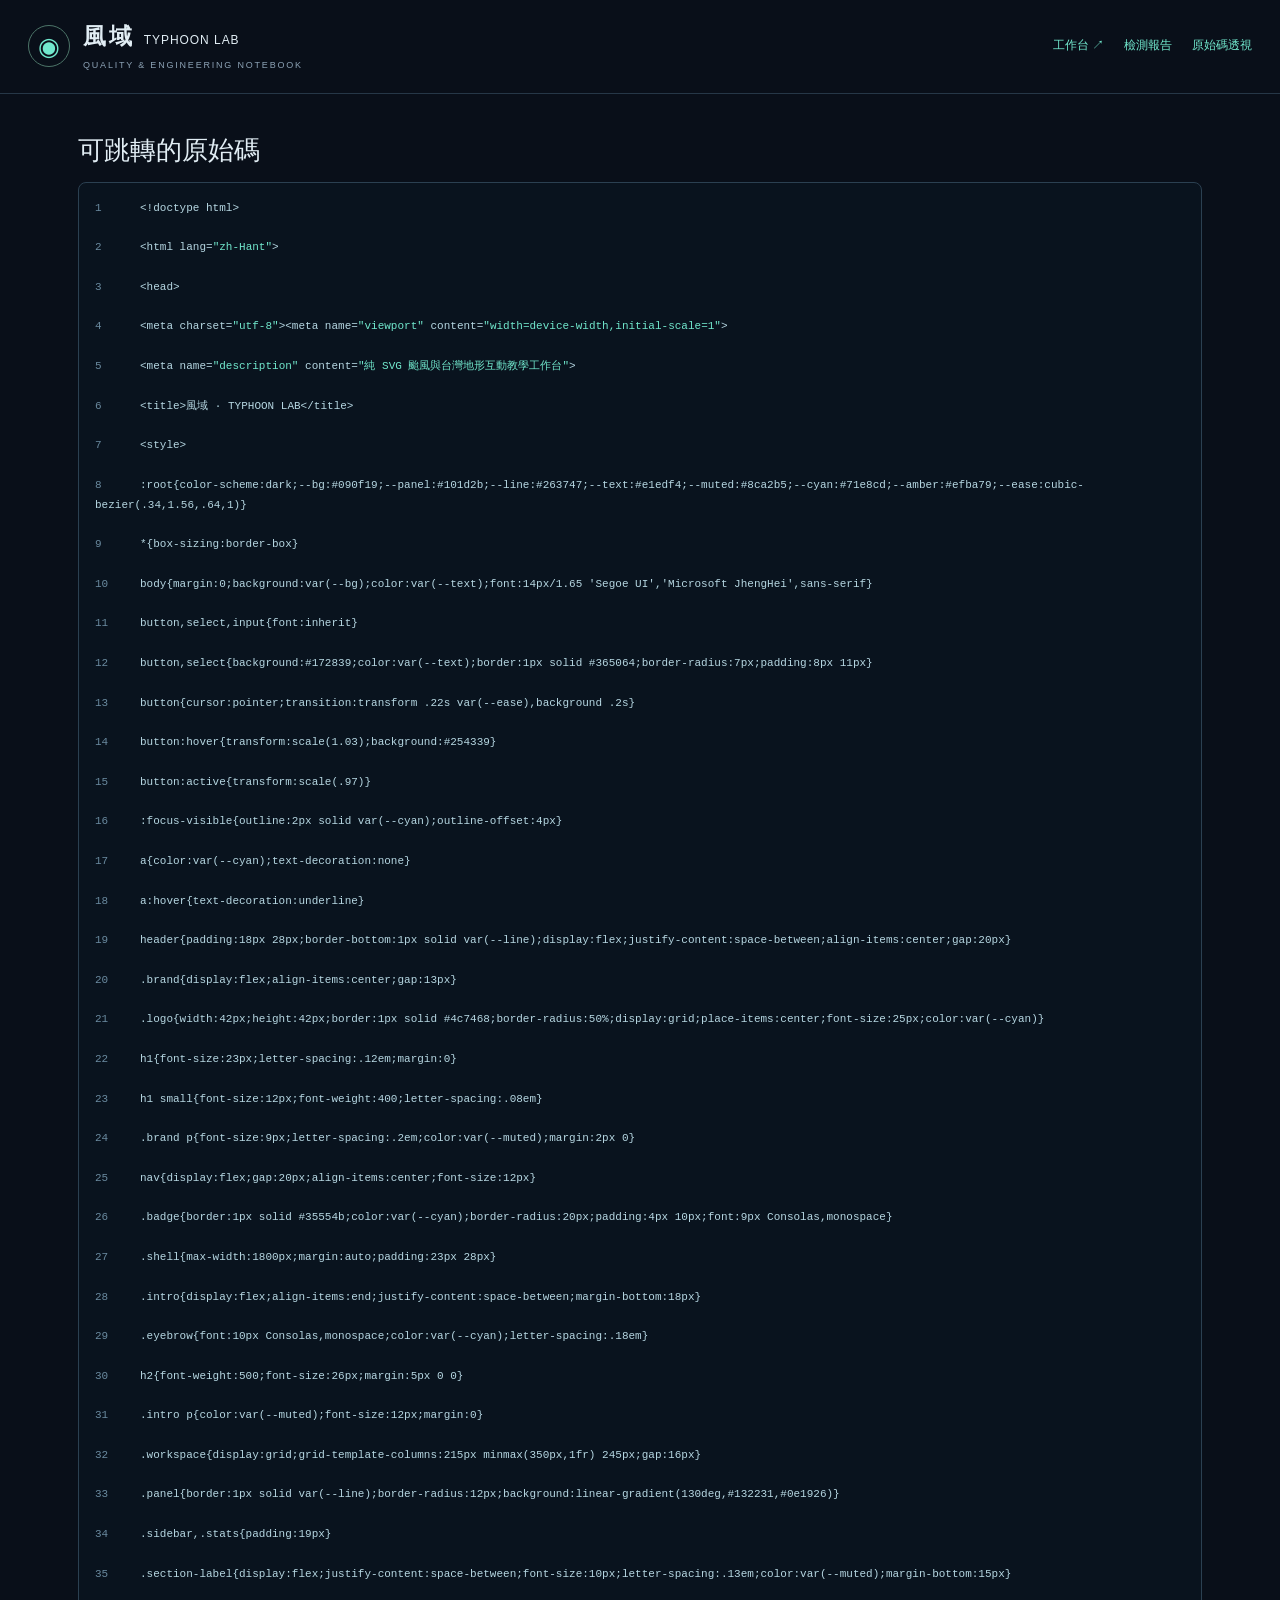
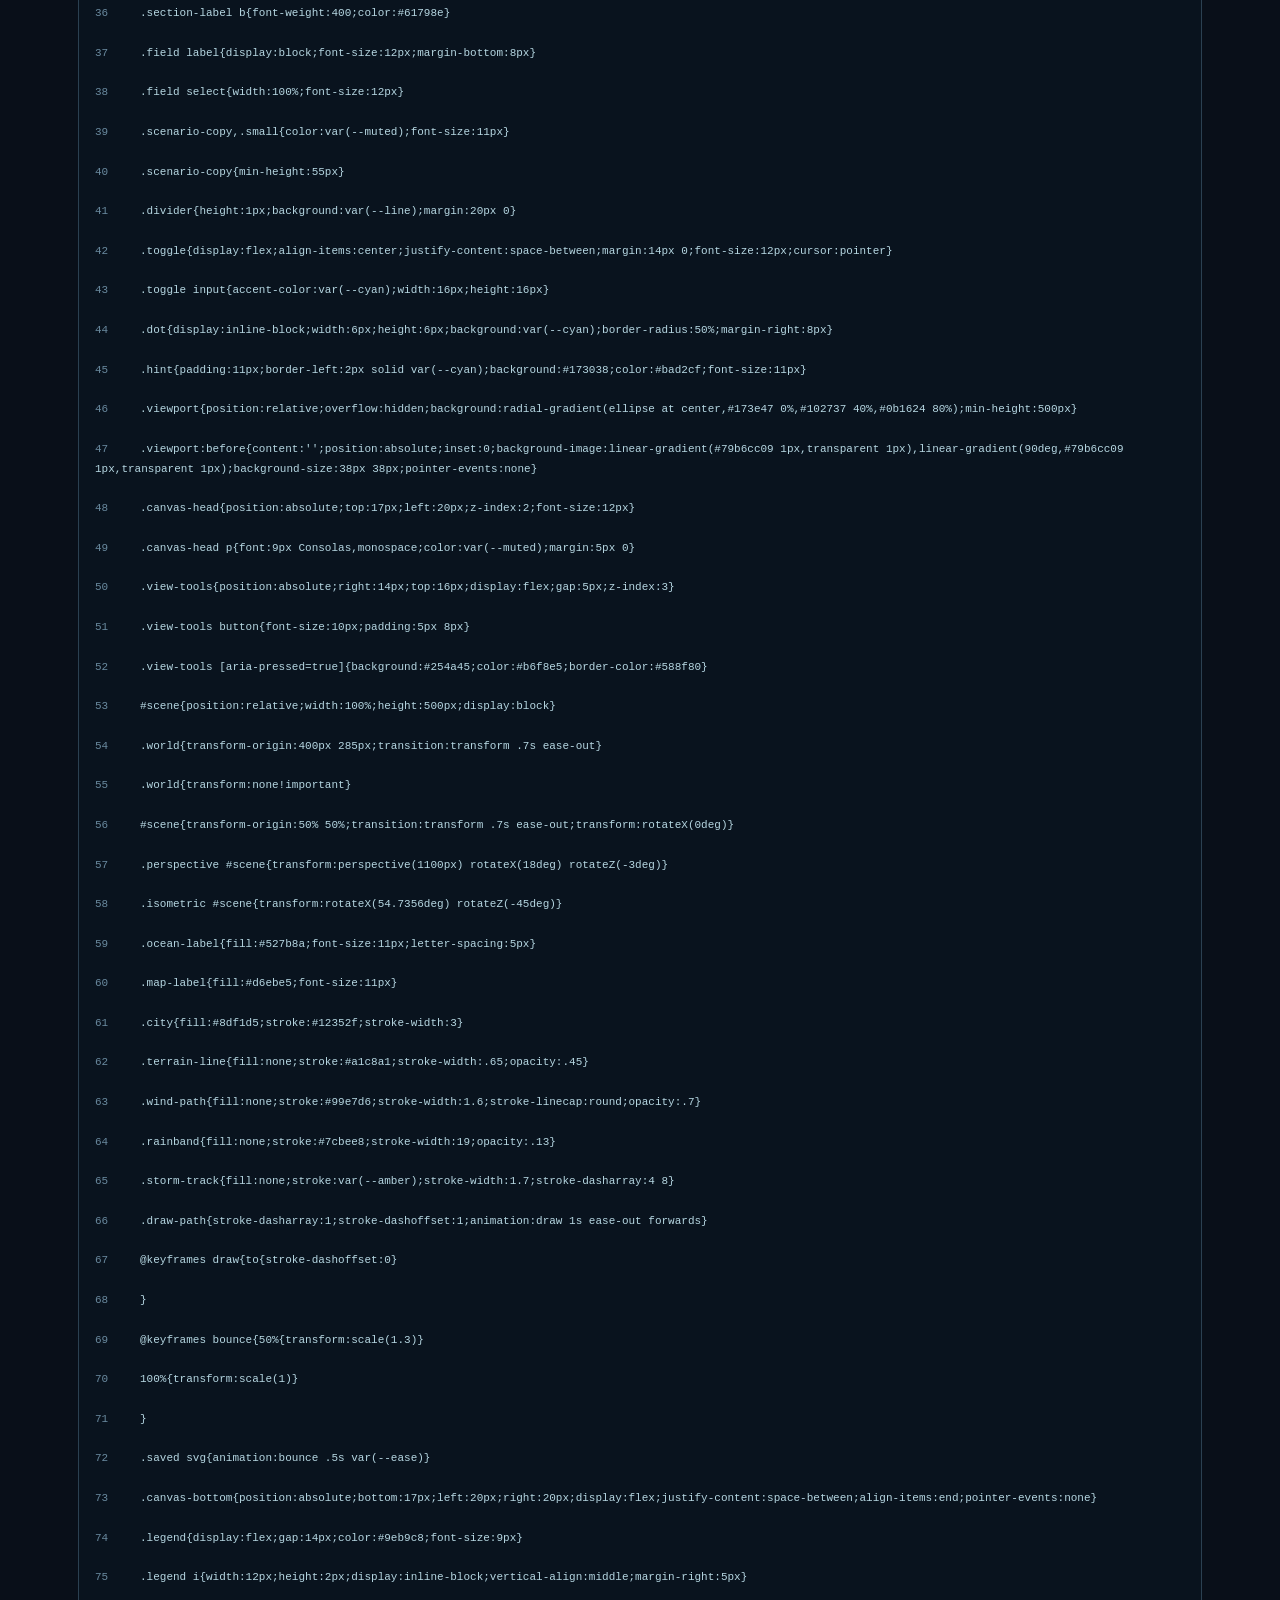
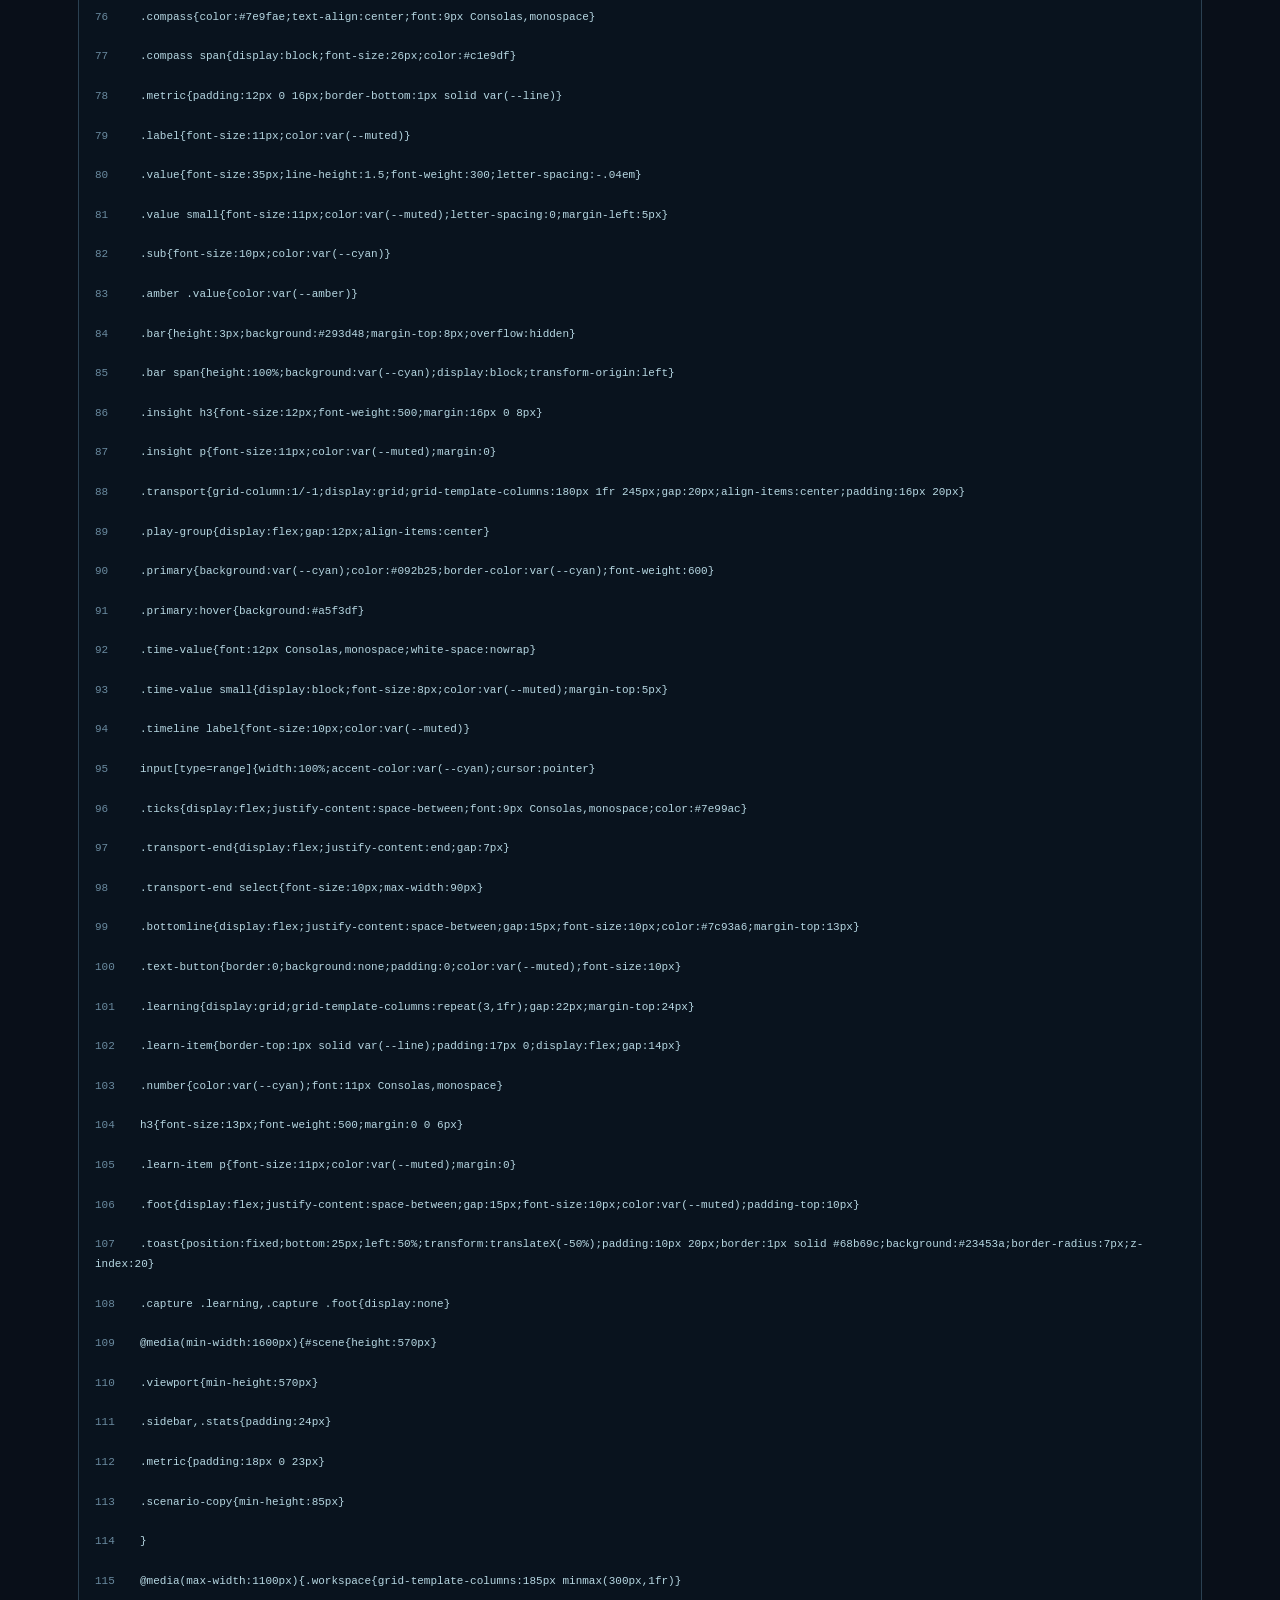
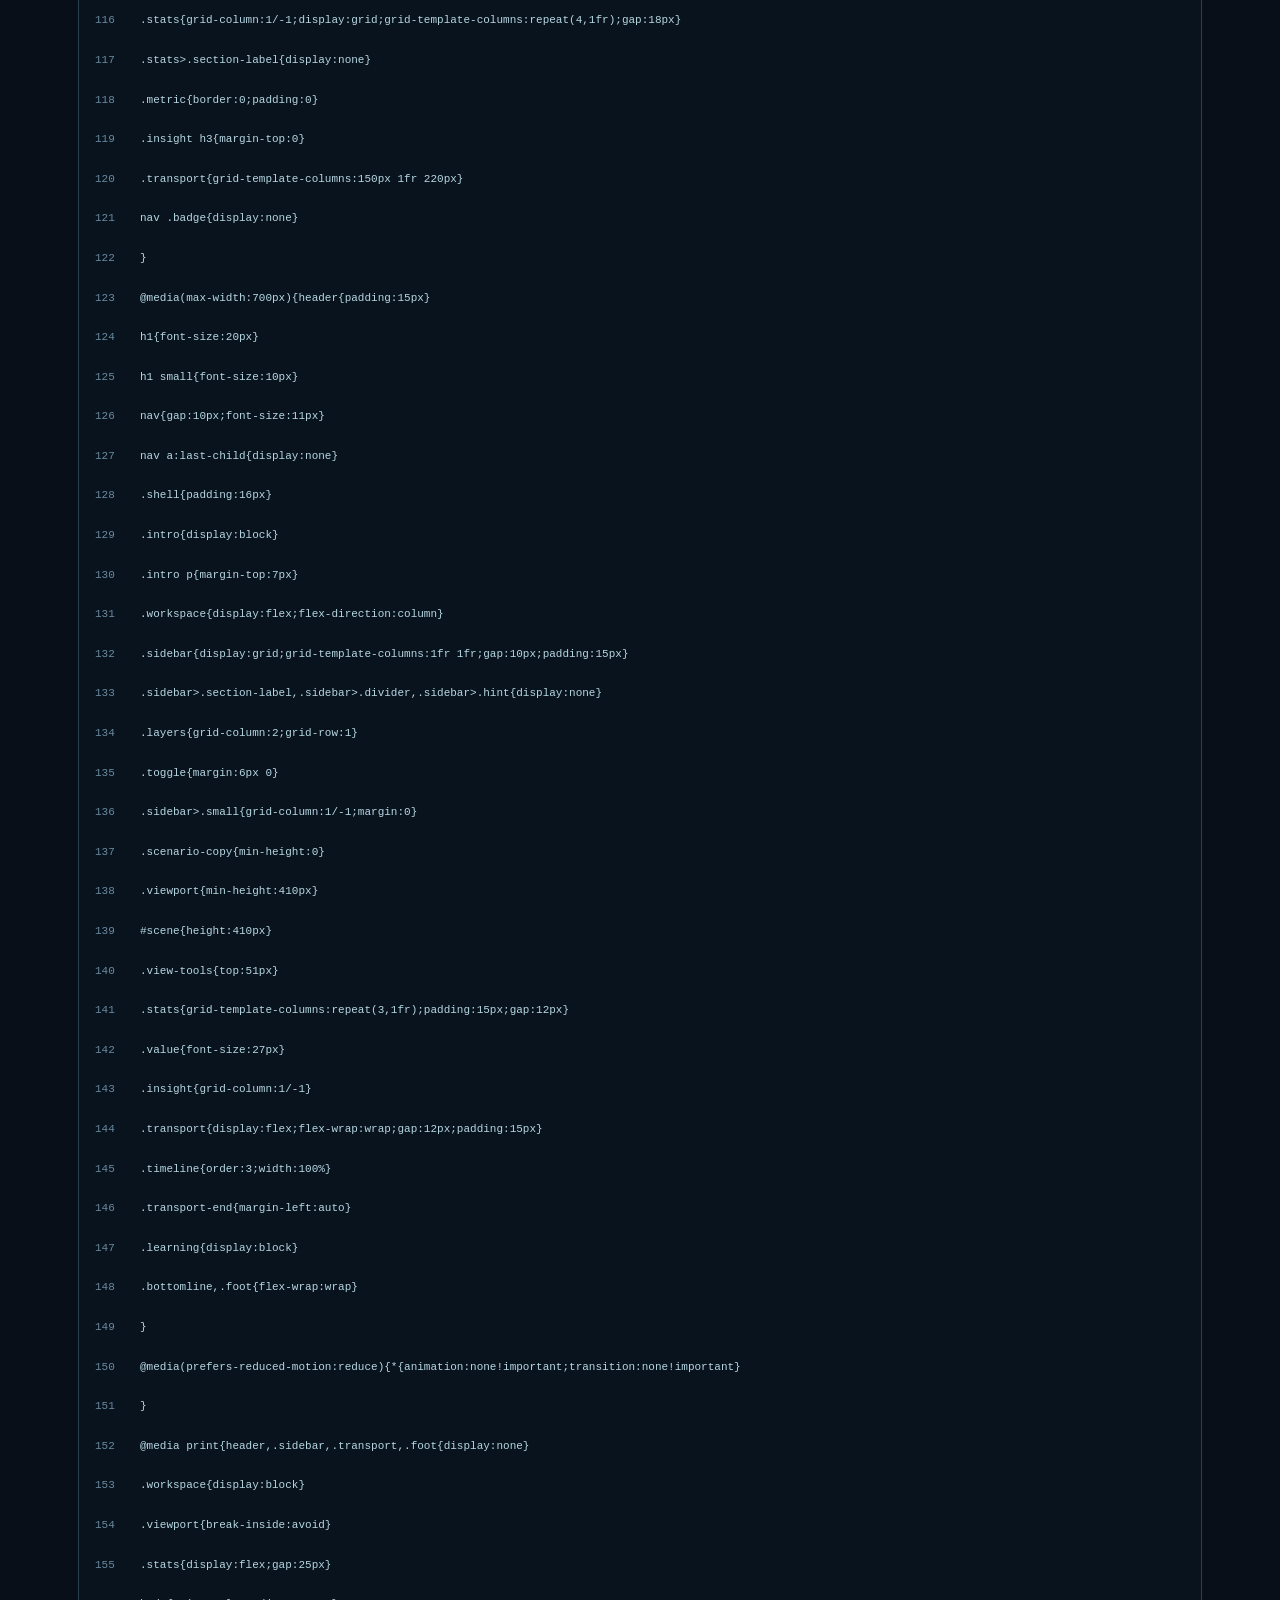
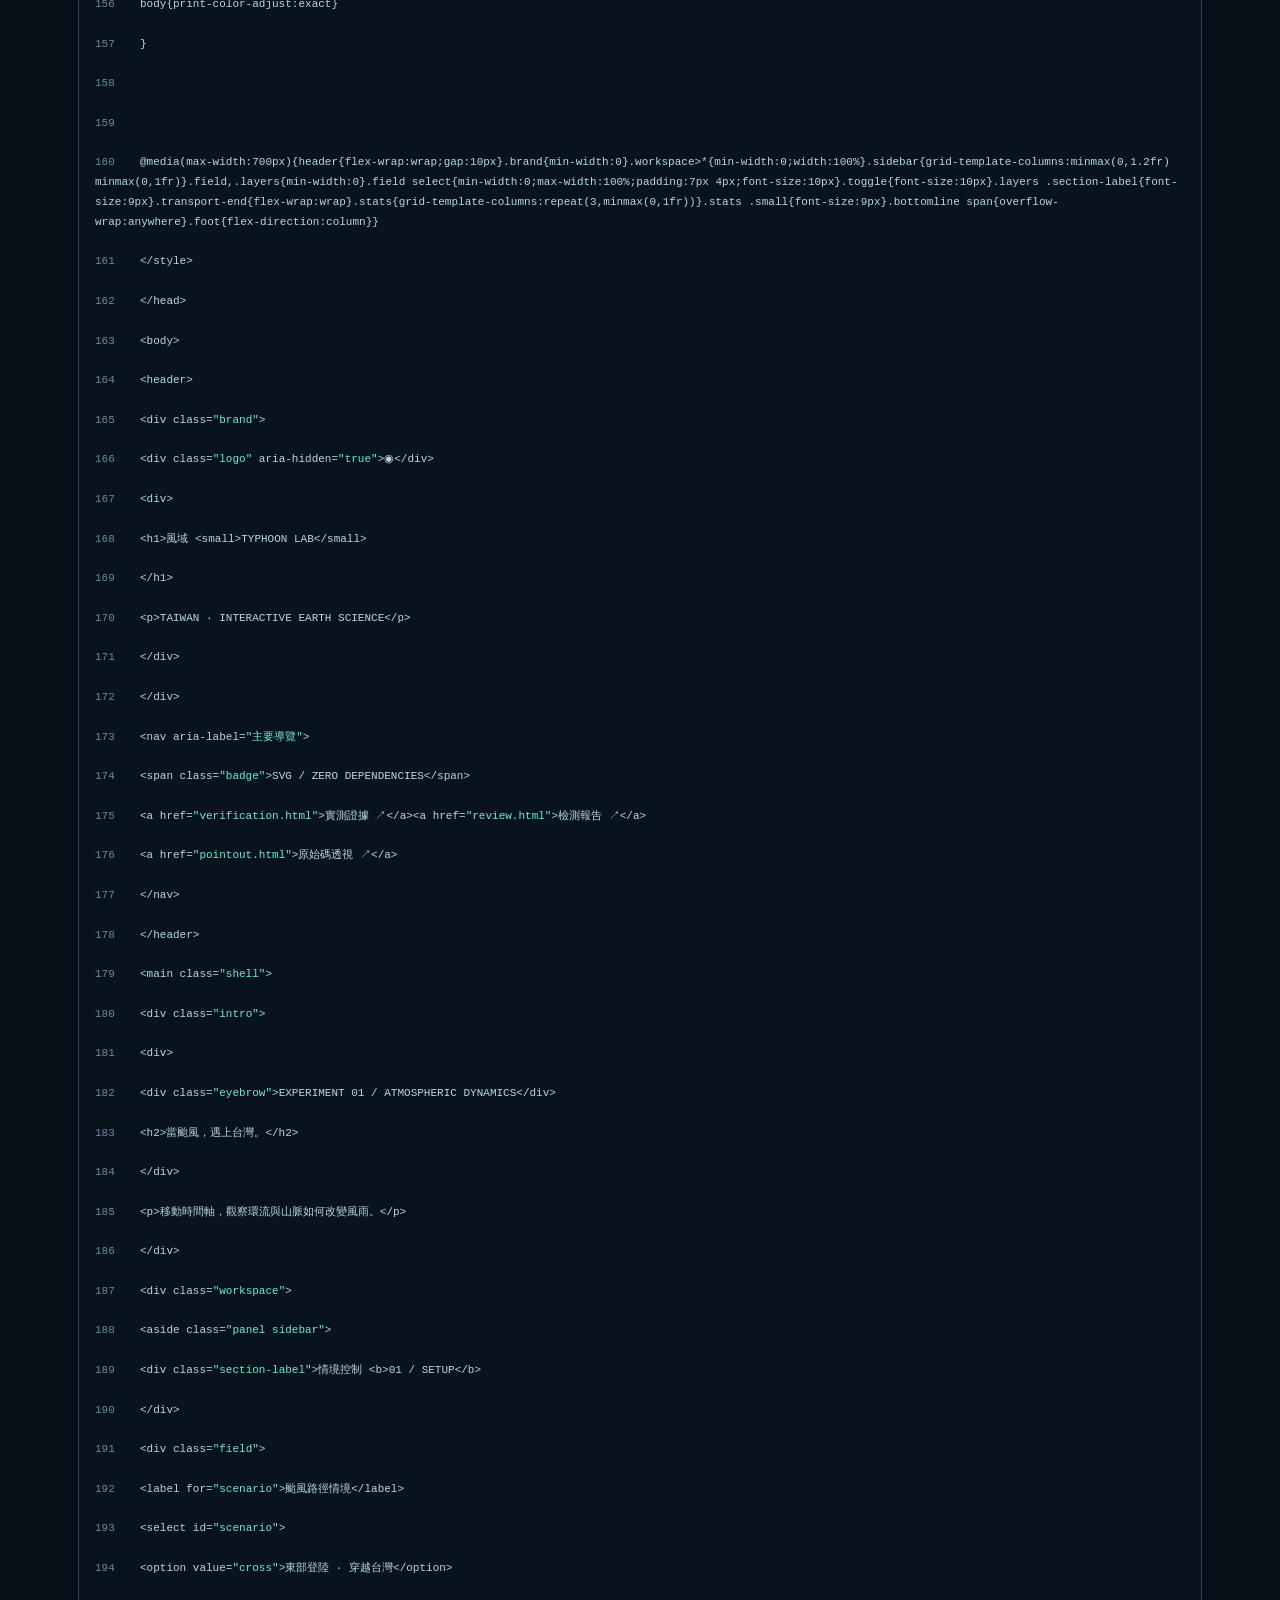
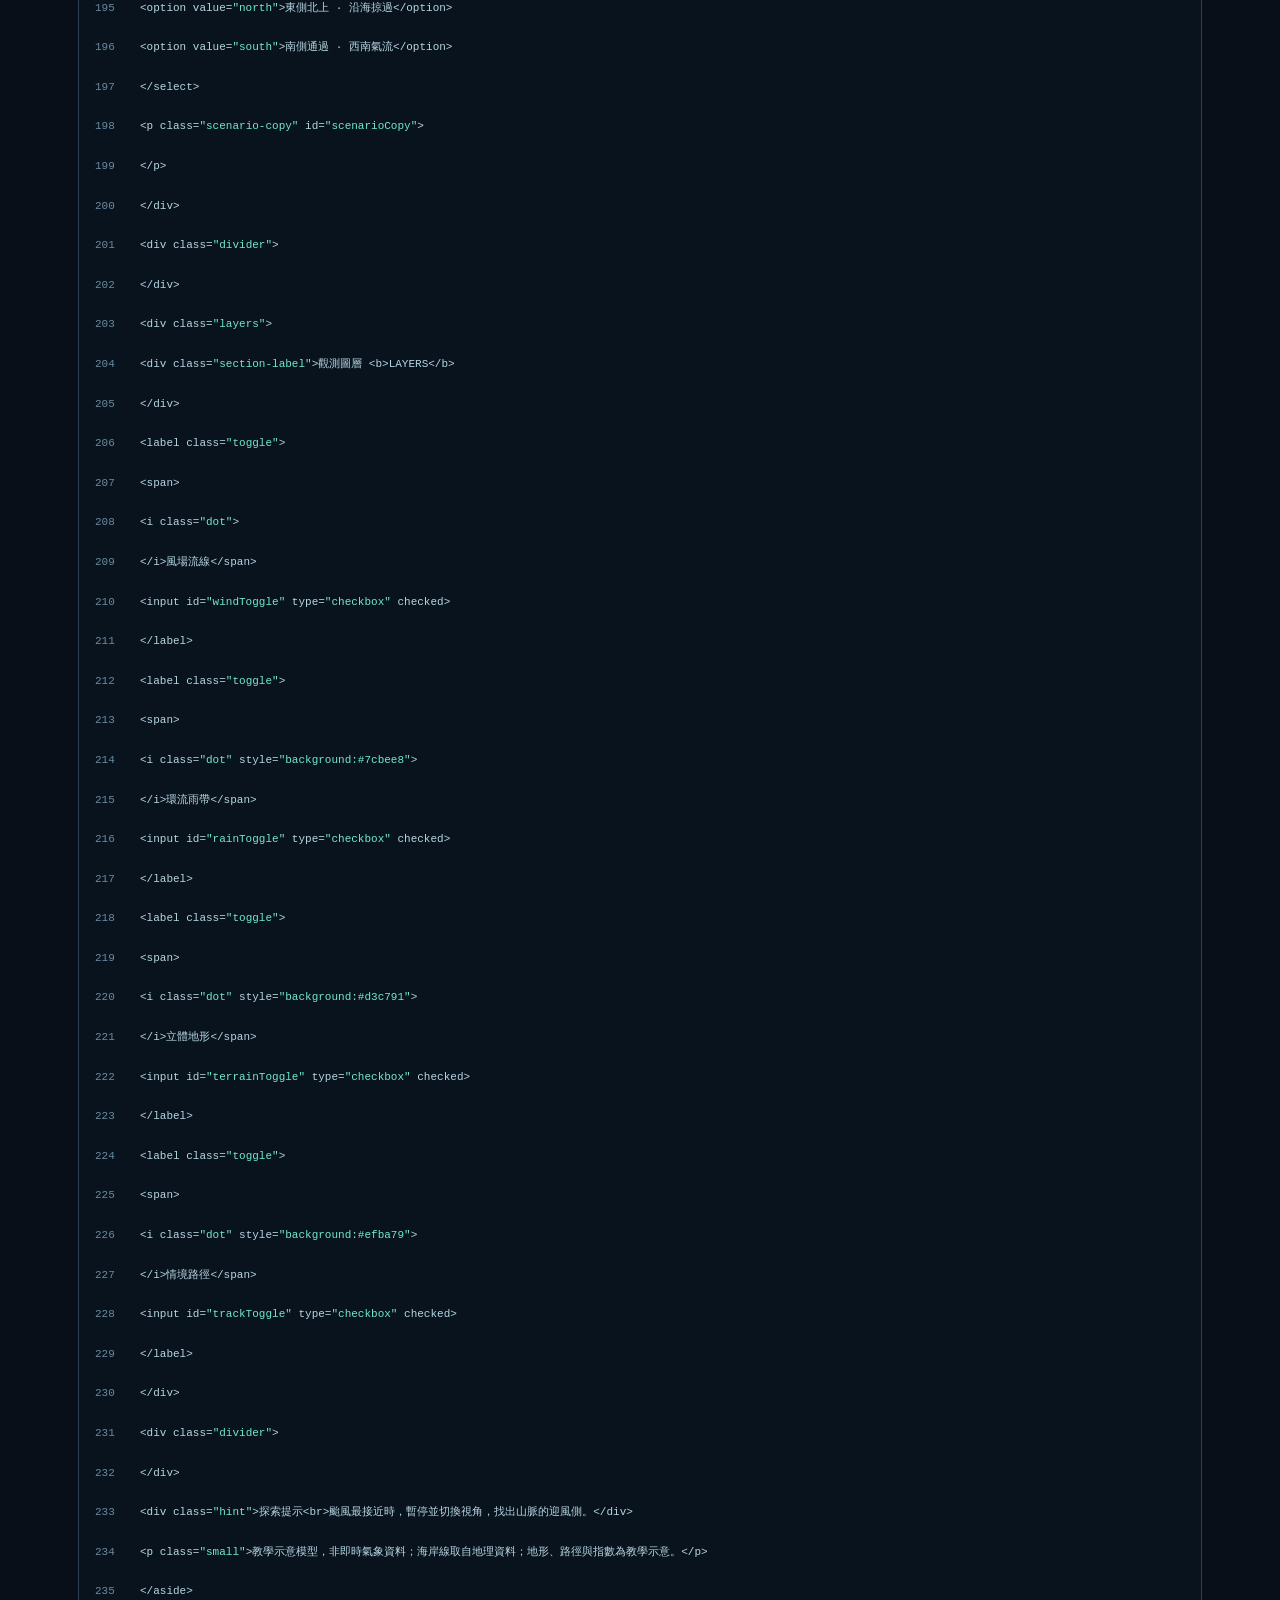
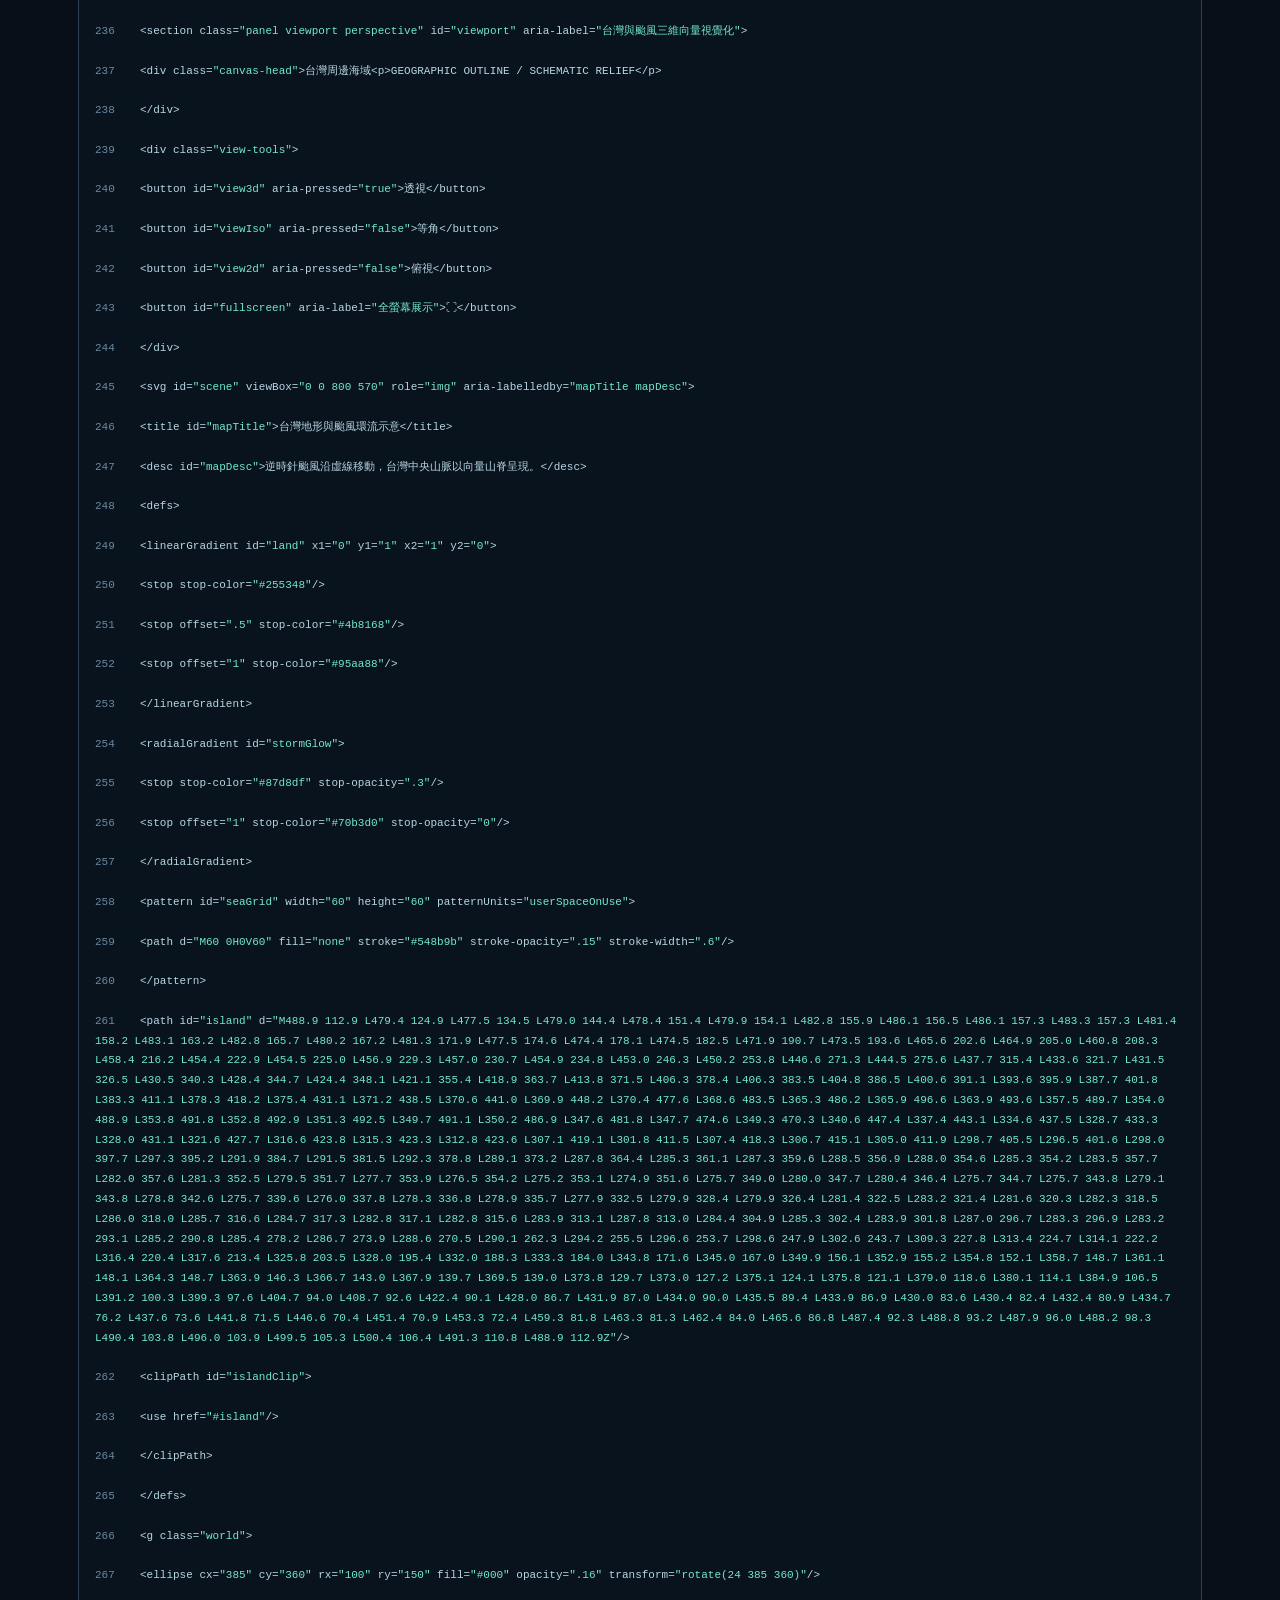
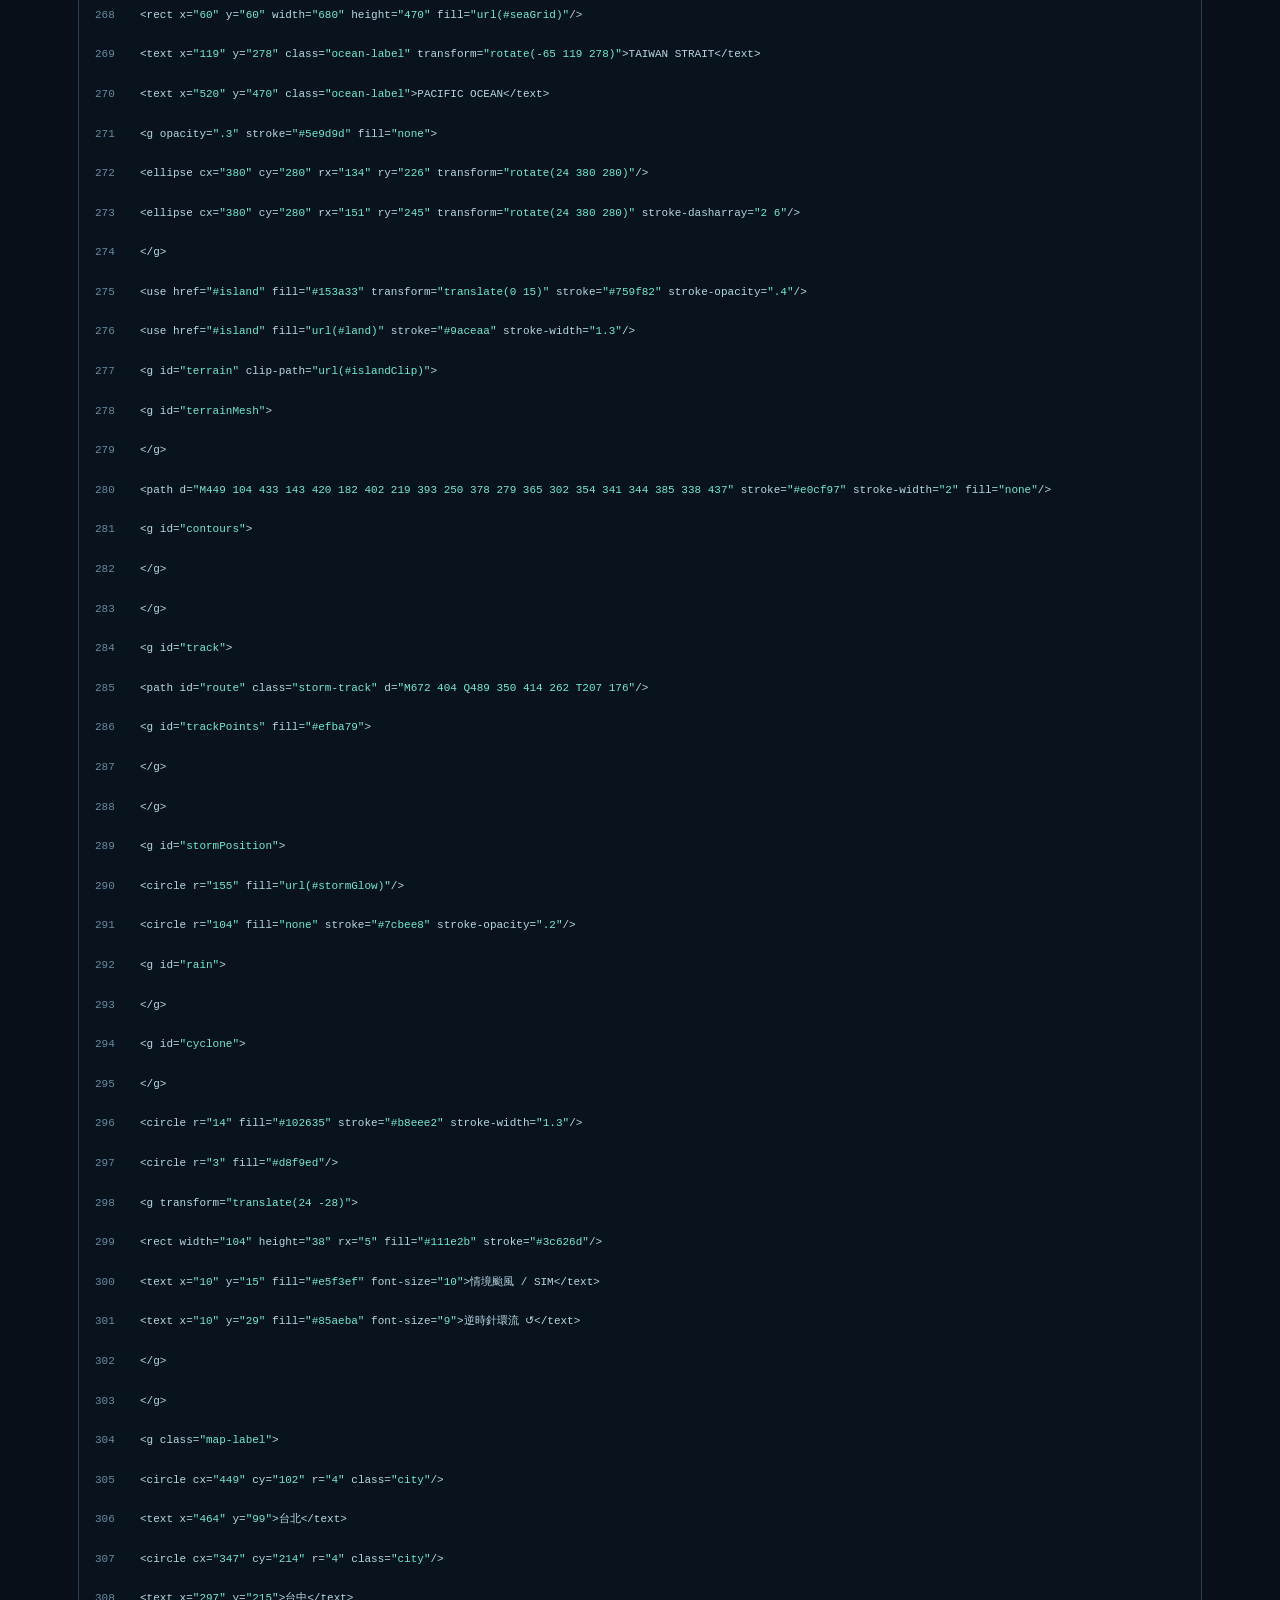
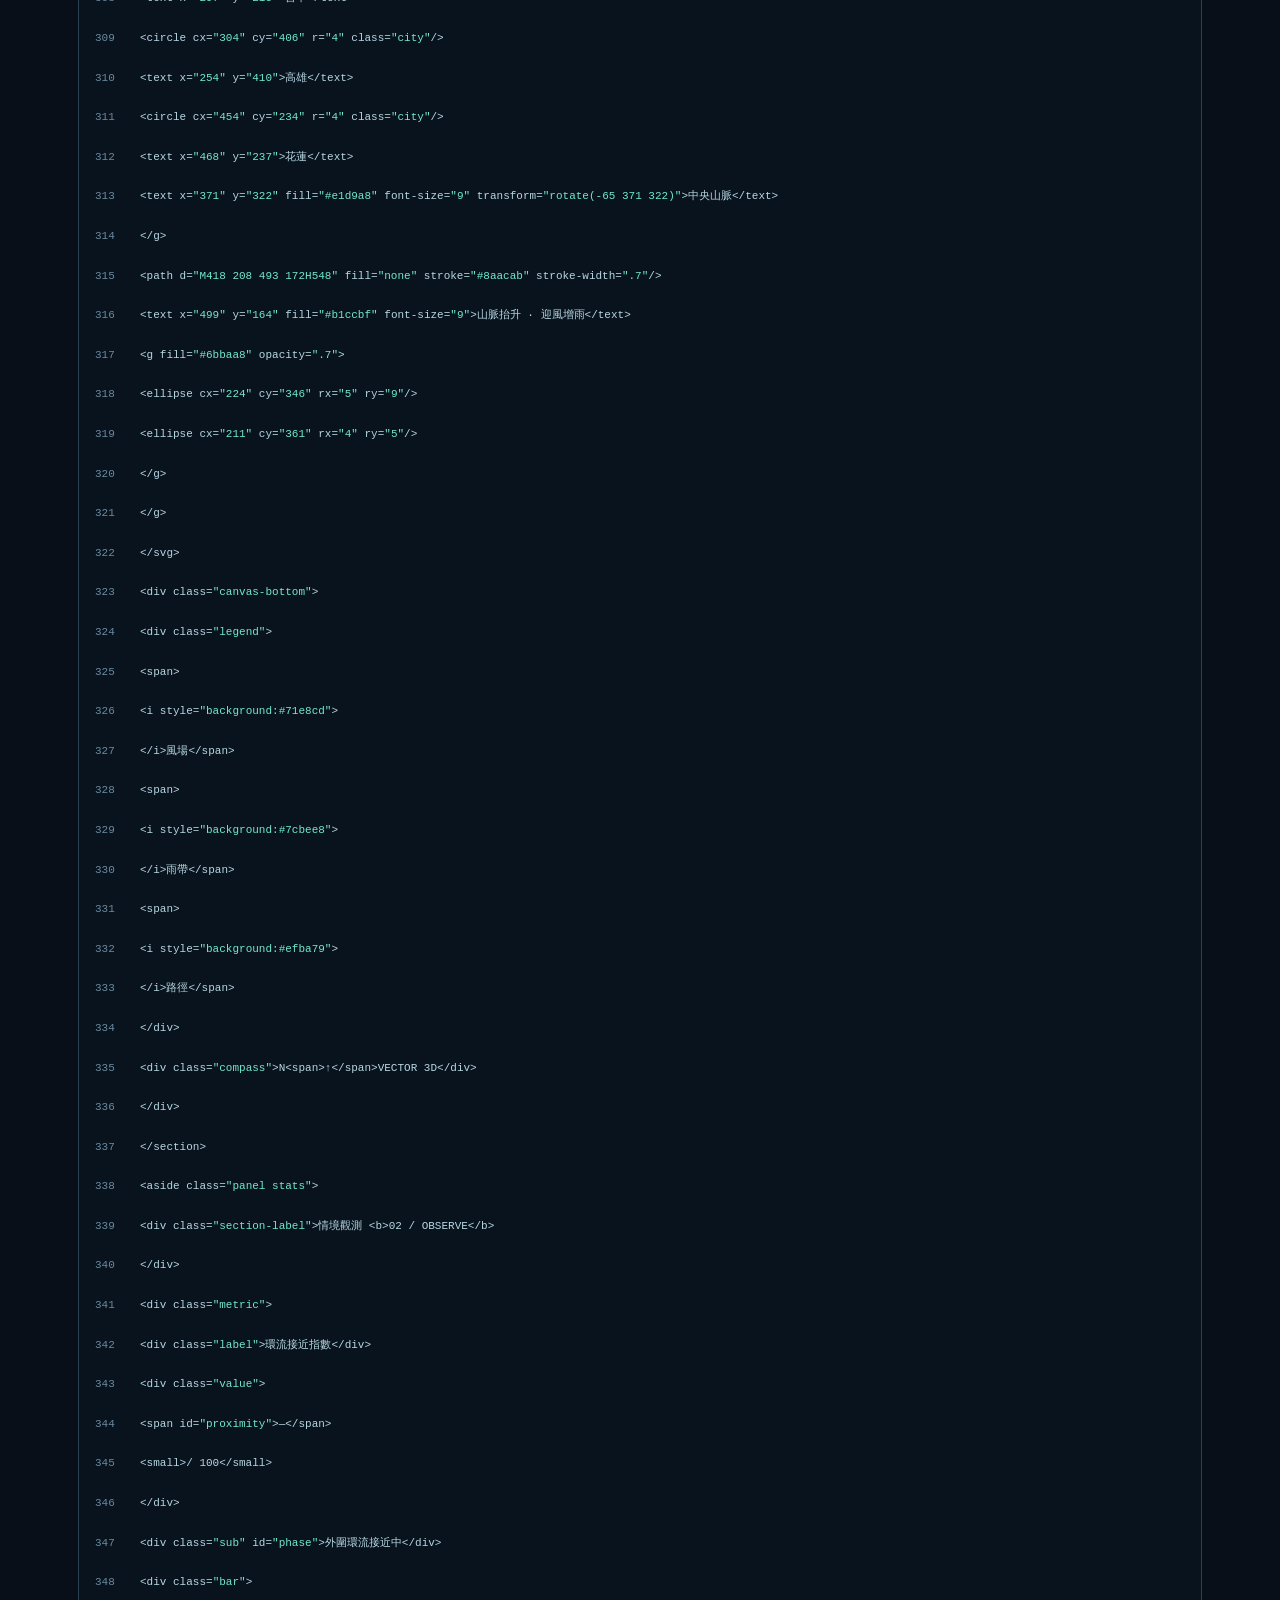
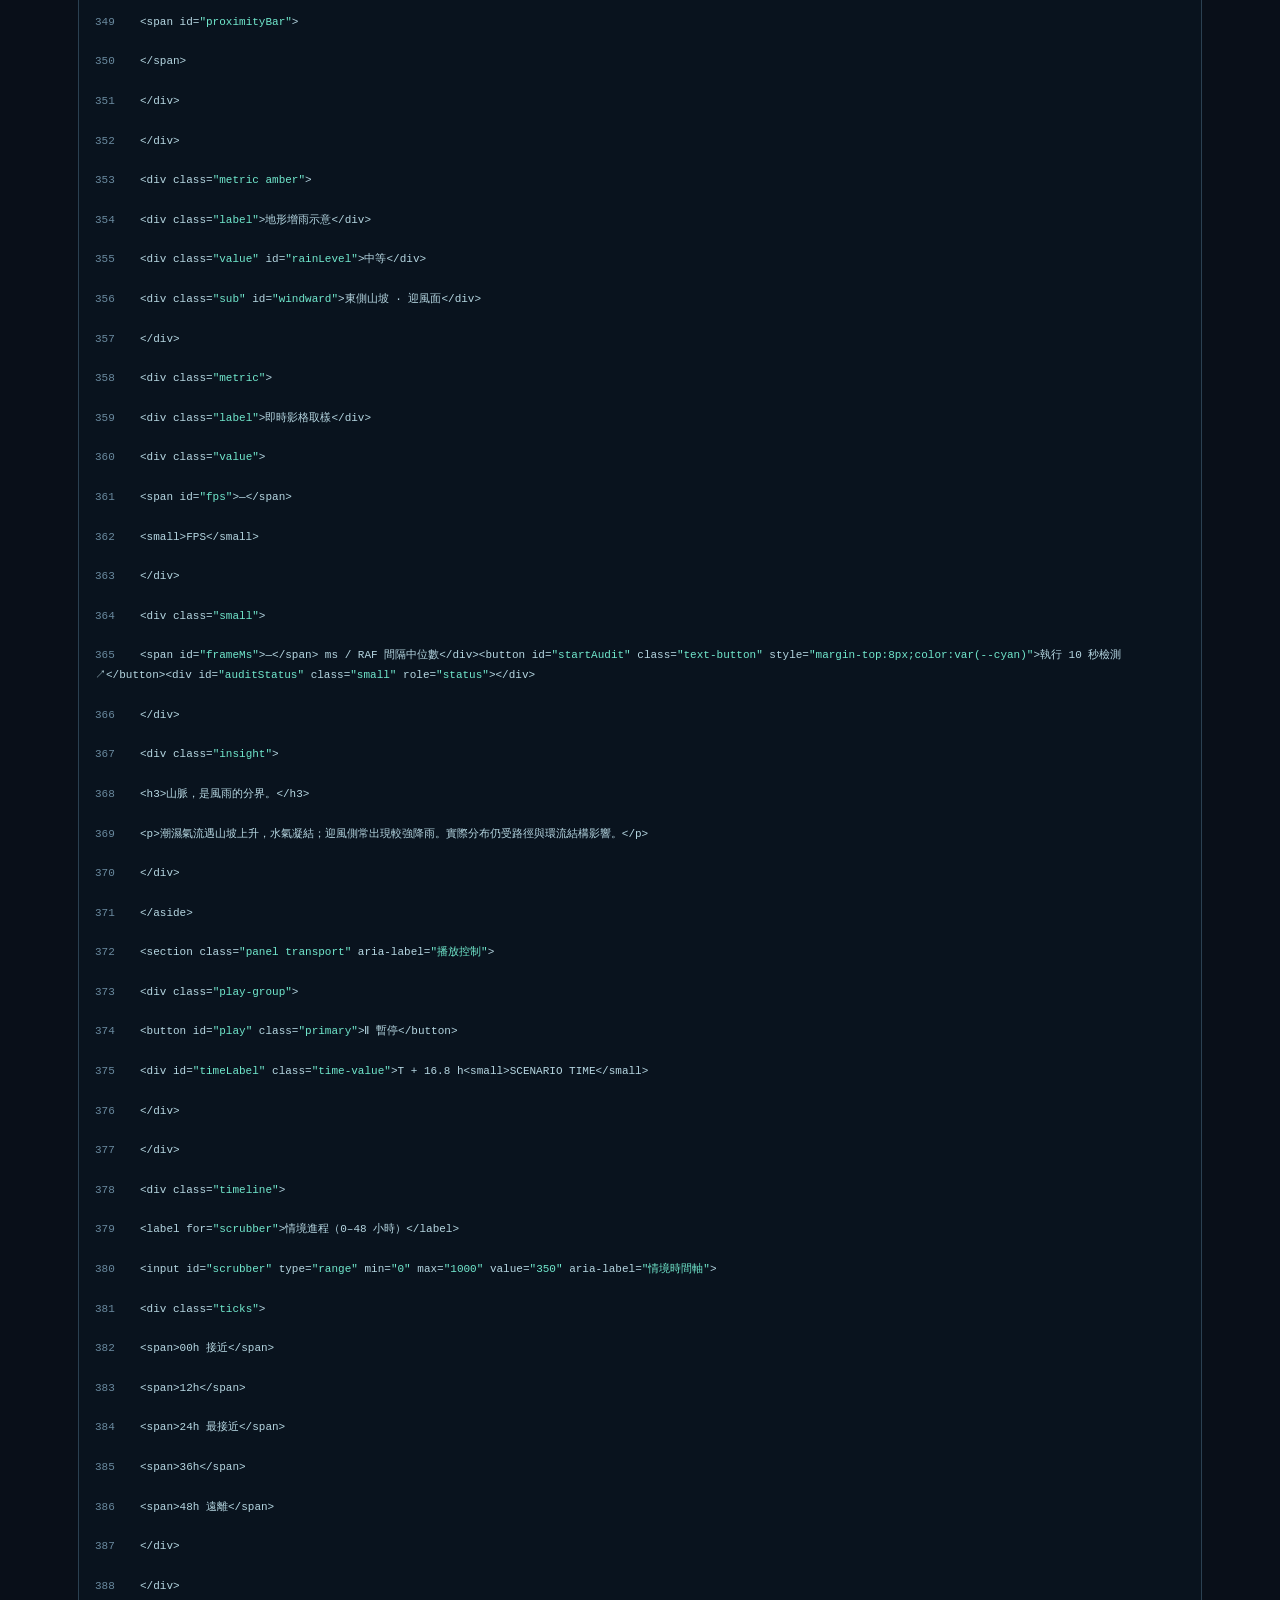
<file: source.html>
<!doctype html>
<html lang="zh-Hant"><head><meta charset="utf-8"><meta name="viewport" content="width=device-width,initial-scale=1"><title>原始碼 · 風域</title><link rel="stylesheet" href="report.css"></head><body><header><div class="brand"><div class="logo">◉</div><div><h1>風域 <small>TYPHOON LAB</small></h1><p>QUALITY & ENGINEERING NOTEBOOK</p></div></div><nav><a href="index.html">工作台 ↗</a><a href="review.html">檢測報告</a><a href="pointout.html">原始碼透視</a></nav></header><main class="report"><h2>可跳轉的原始碼</h2><pre><span class="source-line" id="L1"><a href="#L1">1</a>&lt;!doctype html&gt;</span>
<span class="source-line" id="L2"><a href="#L2">2</a>&lt;html lang=<span class="code-string">&quot;zh-Hant&quot;</span>&gt;</span>
<span class="source-line" id="L3"><a href="#L3">3</a>&lt;head&gt;</span>
<span class="source-line" id="L4"><a href="#L4">4</a>&lt;meta charset=<span class="code-string">&quot;utf-8&quot;</span>&gt;&lt;meta name=<span class="code-string">&quot;viewport&quot;</span> content=<span class="code-string">&quot;width=device-width,initial-scale=1&quot;</span>&gt;</span>
<span class="source-line" id="L5"><a href="#L5">5</a>&lt;meta name=<span class="code-string">&quot;description&quot;</span> content=<span class="code-string">&quot;純 SVG 颱風與台灣地形互動教學工作台&quot;</span>&gt;</span>
<span class="source-line" id="L6"><a href="#L6">6</a>&lt;title&gt;風域 · TYPHOON LAB&lt;/title&gt;</span>
<span class="source-line" id="L7"><a href="#L7">7</a>&lt;style&gt;</span>
<span class="source-line" id="L8"><a href="#L8">8</a>:root{color-scheme:dark;--bg:#090f19;--panel:#101d2b;--line:#263747;--text:#e1edf4;--muted:#8ca2b5;--cyan:#71e8cd;--amber:#efba79;--ease:cubic-bezier(.34,1.56,.64,1)}</span>
<span class="source-line" id="L9"><a href="#L9">9</a>*{box-sizing:border-box}</span>
<span class="source-line" id="L10"><a href="#L10">10</a>body{margin:0;background:var(--bg);color:var(--text);font:14px/1.65 'Segoe UI','Microsoft JhengHei',sans-serif}</span>
<span class="source-line" id="L11"><a href="#L11">11</a>button,select,input{font:inherit}</span>
<span class="source-line" id="L12"><a href="#L12">12</a>button,select{background:#172839;color:var(--text);border:1px solid #365064;border-radius:7px;padding:8px 11px}</span>
<span class="source-line" id="L13"><a href="#L13">13</a>button{cursor:pointer;transition:transform .22s var(--ease),background .2s}</span>
<span class="source-line" id="L14"><a href="#L14">14</a>button:hover{transform:scale(1.03);background:#254339}</span>
<span class="source-line" id="L15"><a href="#L15">15</a>button:active{transform:scale(.97)}</span>
<span class="source-line" id="L16"><a href="#L16">16</a>:focus-visible{outline:2px solid var(--cyan);outline-offset:4px}</span>
<span class="source-line" id="L17"><a href="#L17">17</a>a{color:var(--cyan);text-decoration:none}</span>
<span class="source-line" id="L18"><a href="#L18">18</a>a:hover{text-decoration:underline}</span>
<span class="source-line" id="L19"><a href="#L19">19</a>header{padding:18px 28px;border-bottom:1px solid var(--line);display:flex;justify-content:space-between;align-items:center;gap:20px}</span>
<span class="source-line" id="L20"><a href="#L20">20</a>.brand{display:flex;align-items:center;gap:13px}</span>
<span class="source-line" id="L21"><a href="#L21">21</a>.logo{width:42px;height:42px;border:1px solid #4c7468;border-radius:50%;display:grid;place-items:center;font-size:25px;color:var(--cyan)}</span>
<span class="source-line" id="L22"><a href="#L22">22</a>h1{font-size:23px;letter-spacing:.12em;margin:0}</span>
<span class="source-line" id="L23"><a href="#L23">23</a>h1 small{font-size:12px;font-weight:400;letter-spacing:.08em}</span>
<span class="source-line" id="L24"><a href="#L24">24</a>.brand p{font-size:9px;letter-spacing:.2em;color:var(--muted);margin:2px 0}</span>
<span class="source-line" id="L25"><a href="#L25">25</a>nav{display:flex;gap:20px;align-items:center;font-size:12px}</span>
<span class="source-line" id="L26"><a href="#L26">26</a>.badge{border:1px solid #35554b;color:var(--cyan);border-radius:20px;padding:4px 10px;font:9px Consolas,monospace}</span>
<span class="source-line" id="L27"><a href="#L27">27</a>.shell{max-width:1800px;margin:auto;padding:23px 28px}</span>
<span class="source-line" id="L28"><a href="#L28">28</a>.intro{display:flex;align-items:end;justify-content:space-between;margin-bottom:18px}</span>
<span class="source-line" id="L29"><a href="#L29">29</a>.eyebrow{font:10px Consolas,monospace;color:var(--cyan);letter-spacing:.18em}</span>
<span class="source-line" id="L30"><a href="#L30">30</a>h2{font-weight:500;font-size:26px;margin:5px 0 0}</span>
<span class="source-line" id="L31"><a href="#L31">31</a>.intro p{color:var(--muted);font-size:12px;margin:0}</span>
<span class="source-line" id="L32"><a href="#L32">32</a>.workspace{display:grid;grid-template-columns:215px minmax(350px,1fr) 245px;gap:16px}</span>
<span class="source-line" id="L33"><a href="#L33">33</a>.panel{border:1px solid var(--line);border-radius:12px;background:linear-gradient(130deg,#132231,#0e1926)}</span>
<span class="source-line" id="L34"><a href="#L34">34</a>.sidebar,.stats{padding:19px}</span>
<span class="source-line" id="L35"><a href="#L35">35</a>.section-label{display:flex;justify-content:space-between;font-size:10px;letter-spacing:.13em;color:var(--muted);margin-bottom:15px}</span>
<span class="source-line" id="L36"><a href="#L36">36</a>.section-label b{font-weight:400;color:#61798e}</span>
<span class="source-line" id="L37"><a href="#L37">37</a>.field label{display:block;font-size:12px;margin-bottom:8px}</span>
<span class="source-line" id="L38"><a href="#L38">38</a>.field select{width:100%;font-size:12px}</span>
<span class="source-line" id="L39"><a href="#L39">39</a>.scenario-copy,.small{color:var(--muted);font-size:11px}</span>
<span class="source-line" id="L40"><a href="#L40">40</a>.scenario-copy{min-height:55px}</span>
<span class="source-line" id="L41"><a href="#L41">41</a>.divider{height:1px;background:var(--line);margin:20px 0}</span>
<span class="source-line" id="L42"><a href="#L42">42</a>.toggle{display:flex;align-items:center;justify-content:space-between;margin:14px 0;font-size:12px;cursor:pointer}</span>
<span class="source-line" id="L43"><a href="#L43">43</a>.toggle input{accent-color:var(--cyan);width:16px;height:16px}</span>
<span class="source-line" id="L44"><a href="#L44">44</a>.dot{display:inline-block;width:6px;height:6px;background:var(--cyan);border-radius:50%;margin-right:8px}</span>
<span class="source-line" id="L45"><a href="#L45">45</a>.hint{padding:11px;border-left:2px solid var(--cyan);background:#173038;color:#bad2cf;font-size:11px}</span>
<span class="source-line" id="L46"><a href="#L46">46</a>.viewport{position:relative;overflow:hidden;background:radial-gradient(ellipse at center,#173e47 0%,#102737 40%,#0b1624 80%);min-height:500px}</span>
<span class="source-line" id="L47"><a href="#L47">47</a>.viewport:before{content:'';position:absolute;inset:0;background-image:linear-gradient(#79b6cc09 1px,transparent 1px),linear-gradient(90deg,#79b6cc09 1px,transparent 1px);background-size:38px 38px;pointer-events:none}</span>
<span class="source-line" id="L48"><a href="#L48">48</a>.canvas-head{position:absolute;top:17px;left:20px;z-index:2;font-size:12px}</span>
<span class="source-line" id="L49"><a href="#L49">49</a>.canvas-head p{font:9px Consolas,monospace;color:var(--muted);margin:5px 0}</span>
<span class="source-line" id="L50"><a href="#L50">50</a>.view-tools{position:absolute;right:14px;top:16px;display:flex;gap:5px;z-index:3}</span>
<span class="source-line" id="L51"><a href="#L51">51</a>.view-tools button{font-size:10px;padding:5px 8px}</span>
<span class="source-line" id="L52"><a href="#L52">52</a>.view-tools [aria-pressed=true]{background:#254a45;color:#b6f8e5;border-color:#588f80}</span>
<span class="source-line" id="L53"><a href="#L53">53</a>#scene{position:relative;width:100%;height:500px;display:block}</span>
<span class="source-line" id="L54"><a href="#L54">54</a>.world{transform-origin:400px 285px;transition:transform .7s ease-out}</span>
<span class="source-line" id="L55"><a href="#L55">55</a>.world{transform:none!important}</span>
<span class="source-line" id="L56"><a href="#L56">56</a>#scene{transform-origin:50% 50%;transition:transform .7s ease-out;transform:rotateX(0deg)}</span>
<span class="source-line" id="L57"><a href="#L57">57</a>.perspective #scene{transform:perspective(1100px) rotateX(18deg) rotateZ(-3deg)}</span>
<span class="source-line" id="L58"><a href="#L58">58</a>.isometric #scene{transform:rotateX(54.7356deg) rotateZ(-45deg)}</span>
<span class="source-line" id="L59"><a href="#L59">59</a>.ocean-label{fill:#527b8a;font-size:11px;letter-spacing:5px}</span>
<span class="source-line" id="L60"><a href="#L60">60</a>.map-label{fill:#d6ebe5;font-size:11px}</span>
<span class="source-line" id="L61"><a href="#L61">61</a>.city{fill:#8df1d5;stroke:#12352f;stroke-width:3}</span>
<span class="source-line" id="L62"><a href="#L62">62</a>.terrain-line{fill:none;stroke:#a1c8a1;stroke-width:.65;opacity:.45}</span>
<span class="source-line" id="L63"><a href="#L63">63</a>.wind-path{fill:none;stroke:#99e7d6;stroke-width:1.6;stroke-linecap:round;opacity:.7}</span>
<span class="source-line" id="L64"><a href="#L64">64</a>.rainband{fill:none;stroke:#7cbee8;stroke-width:19;opacity:.13}</span>
<span class="source-line" id="L65"><a href="#L65">65</a>.storm-track{fill:none;stroke:var(--amber);stroke-width:1.7;stroke-dasharray:4 8}</span>
<span class="source-line" id="L66"><a href="#L66">66</a>.draw-path{stroke-dasharray:1;stroke-dashoffset:1;animation:draw 1s ease-out forwards}</span>
<span class="source-line" id="L67"><a href="#L67">67</a>@keyframes draw{to{stroke-dashoffset:0}</span>
<span class="source-line" id="L68"><a href="#L68">68</a>}</span>
<span class="source-line" id="L69"><a href="#L69">69</a>@keyframes bounce{50%{transform:scale(1.3)}</span>
<span class="source-line" id="L70"><a href="#L70">70</a>100%{transform:scale(1)}</span>
<span class="source-line" id="L71"><a href="#L71">71</a>}</span>
<span class="source-line" id="L72"><a href="#L72">72</a>.saved svg{animation:bounce .5s var(--ease)}</span>
<span class="source-line" id="L73"><a href="#L73">73</a>.canvas-bottom{position:absolute;bottom:17px;left:20px;right:20px;display:flex;justify-content:space-between;align-items:end;pointer-events:none}</span>
<span class="source-line" id="L74"><a href="#L74">74</a>.legend{display:flex;gap:14px;color:#9eb9c8;font-size:9px}</span>
<span class="source-line" id="L75"><a href="#L75">75</a>.legend i{width:12px;height:2px;display:inline-block;vertical-align:middle;margin-right:5px}</span>
<span class="source-line" id="L76"><a href="#L76">76</a>.compass{color:#7e9fae;text-align:center;font:9px Consolas,monospace}</span>
<span class="source-line" id="L77"><a href="#L77">77</a>.compass span{display:block;font-size:26px;color:#c1e9df}</span>
<span class="source-line" id="L78"><a href="#L78">78</a>.metric{padding:12px 0 16px;border-bottom:1px solid var(--line)}</span>
<span class="source-line" id="L79"><a href="#L79">79</a>.label{font-size:11px;color:var(--muted)}</span>
<span class="source-line" id="L80"><a href="#L80">80</a>.value{font-size:35px;line-height:1.5;font-weight:300;letter-spacing:-.04em}</span>
<span class="source-line" id="L81"><a href="#L81">81</a>.value small{font-size:11px;color:var(--muted);letter-spacing:0;margin-left:5px}</span>
<span class="source-line" id="L82"><a href="#L82">82</a>.sub{font-size:10px;color:var(--cyan)}</span>
<span class="source-line" id="L83"><a href="#L83">83</a>.amber .value{color:var(--amber)}</span>
<span class="source-line" id="L84"><a href="#L84">84</a>.bar{height:3px;background:#293d48;margin-top:8px;overflow:hidden}</span>
<span class="source-line" id="L85"><a href="#L85">85</a>.bar span{height:100%;background:var(--cyan);display:block;transform-origin:left}</span>
<span class="source-line" id="L86"><a href="#L86">86</a>.insight h3{font-size:12px;font-weight:500;margin:16px 0 8px}</span>
<span class="source-line" id="L87"><a href="#L87">87</a>.insight p{font-size:11px;color:var(--muted);margin:0}</span>
<span class="source-line" id="L88"><a href="#L88">88</a>.transport{grid-column:1/-1;display:grid;grid-template-columns:180px 1fr 245px;gap:20px;align-items:center;padding:16px 20px}</span>
<span class="source-line" id="L89"><a href="#L89">89</a>.play-group{display:flex;gap:12px;align-items:center}</span>
<span class="source-line" id="L90"><a href="#L90">90</a>.primary{background:var(--cyan);color:#092b25;border-color:var(--cyan);font-weight:600}</span>
<span class="source-line" id="L91"><a href="#L91">91</a>.primary:hover{background:#a5f3df}</span>
<span class="source-line" id="L92"><a href="#L92">92</a>.time-value{font:12px Consolas,monospace;white-space:nowrap}</span>
<span class="source-line" id="L93"><a href="#L93">93</a>.time-value small{display:block;font-size:8px;color:var(--muted);margin-top:5px}</span>
<span class="source-line" id="L94"><a href="#L94">94</a>.timeline label{font-size:10px;color:var(--muted)}</span>
<span class="source-line" id="L95"><a href="#L95">95</a>input[type=range]{width:100%;accent-color:var(--cyan);cursor:pointer}</span>
<span class="source-line" id="L96"><a href="#L96">96</a>.ticks{display:flex;justify-content:space-between;font:9px Consolas,monospace;color:#7e99ac}</span>
<span class="source-line" id="L97"><a href="#L97">97</a>.transport-end{display:flex;justify-content:end;gap:7px}</span>
<span class="source-line" id="L98"><a href="#L98">98</a>.transport-end select{font-size:10px;max-width:90px}</span>
<span class="source-line" id="L99"><a href="#L99">99</a>.bottomline{display:flex;justify-content:space-between;gap:15px;font-size:10px;color:#7c93a6;margin-top:13px}</span>
<span class="source-line" id="L100"><a href="#L100">100</a>.text-button{border:0;background:none;padding:0;color:var(--muted);font-size:10px}</span>
<span class="source-line" id="L101"><a href="#L101">101</a>.learning{display:grid;grid-template-columns:repeat(3,1fr);gap:22px;margin-top:24px}</span>
<span class="source-line" id="L102"><a href="#L102">102</a>.learn-item{border-top:1px solid var(--line);padding:17px 0;display:flex;gap:14px}</span>
<span class="source-line" id="L103"><a href="#L103">103</a>.number{color:var(--cyan);font:11px Consolas,monospace}</span>
<span class="source-line" id="L104"><a href="#L104">104</a>h3{font-size:13px;font-weight:500;margin:0 0 6px}</span>
<span class="source-line" id="L105"><a href="#L105">105</a>.learn-item p{font-size:11px;color:var(--muted);margin:0}</span>
<span class="source-line" id="L106"><a href="#L106">106</a>.foot{display:flex;justify-content:space-between;gap:15px;font-size:10px;color:var(--muted);padding-top:10px}</span>
<span class="source-line" id="L107"><a href="#L107">107</a>.toast{position:fixed;bottom:25px;left:50%;transform:translateX(-50%);padding:10px 20px;border:1px solid #68b69c;background:#23453a;border-radius:7px;z-index:20}</span>
<span class="source-line" id="L108"><a href="#L108">108</a>.capture .learning,.capture .foot{display:none}</span>
<span class="source-line" id="L109"><a href="#L109">109</a>@media(min-width:1600px){#scene{height:570px}</span>
<span class="source-line" id="L110"><a href="#L110">110</a>.viewport{min-height:570px}</span>
<span class="source-line" id="L111"><a href="#L111">111</a>.sidebar,.stats{padding:24px}</span>
<span class="source-line" id="L112"><a href="#L112">112</a>.metric{padding:18px 0 23px}</span>
<span class="source-line" id="L113"><a href="#L113">113</a>.scenario-copy{min-height:85px}</span>
<span class="source-line" id="L114"><a href="#L114">114</a>}</span>
<span class="source-line" id="L115"><a href="#L115">115</a>@media(max-width:1100px){.workspace{grid-template-columns:185px minmax(300px,1fr)}</span>
<span class="source-line" id="L116"><a href="#L116">116</a>.stats{grid-column:1/-1;display:grid;grid-template-columns:repeat(4,1fr);gap:18px}</span>
<span class="source-line" id="L117"><a href="#L117">117</a>.stats&gt;.section-label{display:none}</span>
<span class="source-line" id="L118"><a href="#L118">118</a>.metric{border:0;padding:0}</span>
<span class="source-line" id="L119"><a href="#L119">119</a>.insight h3{margin-top:0}</span>
<span class="source-line" id="L120"><a href="#L120">120</a>.transport{grid-template-columns:150px 1fr 220px}</span>
<span class="source-line" id="L121"><a href="#L121">121</a>nav .badge{display:none}</span>
<span class="source-line" id="L122"><a href="#L122">122</a>}</span>
<span class="source-line" id="L123"><a href="#L123">123</a>@media(max-width:700px){header{padding:15px}</span>
<span class="source-line" id="L124"><a href="#L124">124</a>h1{font-size:20px}</span>
<span class="source-line" id="L125"><a href="#L125">125</a>h1 small{font-size:10px}</span>
<span class="source-line" id="L126"><a href="#L126">126</a>nav{gap:10px;font-size:11px}</span>
<span class="source-line" id="L127"><a href="#L127">127</a>nav a:last-child{display:none}</span>
<span class="source-line" id="L128"><a href="#L128">128</a>.shell{padding:16px}</span>
<span class="source-line" id="L129"><a href="#L129">129</a>.intro{display:block}</span>
<span class="source-line" id="L130"><a href="#L130">130</a>.intro p{margin-top:7px}</span>
<span class="source-line" id="L131"><a href="#L131">131</a>.workspace{display:flex;flex-direction:column}</span>
<span class="source-line" id="L132"><a href="#L132">132</a>.sidebar{display:grid;grid-template-columns:1fr 1fr;gap:10px;padding:15px}</span>
<span class="source-line" id="L133"><a href="#L133">133</a>.sidebar&gt;.section-label,.sidebar&gt;.divider,.sidebar&gt;.hint{display:none}</span>
<span class="source-line" id="L134"><a href="#L134">134</a>.layers{grid-column:2;grid-row:1}</span>
<span class="source-line" id="L135"><a href="#L135">135</a>.toggle{margin:6px 0}</span>
<span class="source-line" id="L136"><a href="#L136">136</a>.sidebar&gt;.small{grid-column:1/-1;margin:0}</span>
<span class="source-line" id="L137"><a href="#L137">137</a>.scenario-copy{min-height:0}</span>
<span class="source-line" id="L138"><a href="#L138">138</a>.viewport{min-height:410px}</span>
<span class="source-line" id="L139"><a href="#L139">139</a>#scene{height:410px}</span>
<span class="source-line" id="L140"><a href="#L140">140</a>.view-tools{top:51px}</span>
<span class="source-line" id="L141"><a href="#L141">141</a>.stats{grid-template-columns:repeat(3,1fr);padding:15px;gap:12px}</span>
<span class="source-line" id="L142"><a href="#L142">142</a>.value{font-size:27px}</span>
<span class="source-line" id="L143"><a href="#L143">143</a>.insight{grid-column:1/-1}</span>
<span class="source-line" id="L144"><a href="#L144">144</a>.transport{display:flex;flex-wrap:wrap;gap:12px;padding:15px}</span>
<span class="source-line" id="L145"><a href="#L145">145</a>.timeline{order:3;width:100%}</span>
<span class="source-line" id="L146"><a href="#L146">146</a>.transport-end{margin-left:auto}</span>
<span class="source-line" id="L147"><a href="#L147">147</a>.learning{display:block}</span>
<span class="source-line" id="L148"><a href="#L148">148</a>.bottomline,.foot{flex-wrap:wrap}</span>
<span class="source-line" id="L149"><a href="#L149">149</a>}</span>
<span class="source-line" id="L150"><a href="#L150">150</a>@media(prefers-reduced-motion:reduce){*{animation:none!important;transition:none!important}</span>
<span class="source-line" id="L151"><a href="#L151">151</a>}</span>
<span class="source-line" id="L152"><a href="#L152">152</a>@media print{header,.sidebar,.transport,.foot{display:none}</span>
<span class="source-line" id="L153"><a href="#L153">153</a>.workspace{display:block}</span>
<span class="source-line" id="L154"><a href="#L154">154</a>.viewport{break-inside:avoid}</span>
<span class="source-line" id="L155"><a href="#L155">155</a>.stats{display:flex;gap:25px}</span>
<span class="source-line" id="L156"><a href="#L156">156</a>body{print-color-adjust:exact}</span>
<span class="source-line" id="L157"><a href="#L157">157</a>}</span>
<span class="source-line" id="L158"><a href="#L158">158</a></span>
<span class="source-line" id="L159"><a href="#L159">159</a></span>
<span class="source-line" id="L160"><a href="#L160">160</a>@media(max-width:700px){header{flex-wrap:wrap;gap:10px}.brand{min-width:0}.workspace&gt;*{min-width:0;width:100%}.sidebar{grid-template-columns:minmax(0,1.2fr) minmax(0,1fr)}.field,.layers{min-width:0}.field select{min-width:0;max-width:100%;padding:7px 4px;font-size:10px}.toggle{font-size:10px}.layers .section-label{font-size:9px}.transport-end{flex-wrap:wrap}.stats{grid-template-columns:repeat(3,minmax(0,1fr))}.stats .small{font-size:9px}.bottomline span{overflow-wrap:anywhere}.foot{flex-direction:column}}</span>
<span class="source-line" id="L161"><a href="#L161">161</a>&lt;/style&gt;</span>
<span class="source-line" id="L162"><a href="#L162">162</a>&lt;/head&gt;</span>
<span class="source-line" id="L163"><a href="#L163">163</a>&lt;body&gt;</span>
<span class="source-line" id="L164"><a href="#L164">164</a>&lt;header&gt;</span>
<span class="source-line" id="L165"><a href="#L165">165</a>&lt;div class=<span class="code-string">&quot;brand&quot;</span>&gt;</span>
<span class="source-line" id="L166"><a href="#L166">166</a>&lt;div class=<span class="code-string">&quot;logo&quot;</span> aria-hidden=<span class="code-string">&quot;true&quot;</span>&gt;◉&lt;/div&gt;</span>
<span class="source-line" id="L167"><a href="#L167">167</a>&lt;div&gt;</span>
<span class="source-line" id="L168"><a href="#L168">168</a>&lt;h1&gt;風域 &lt;small&gt;TYPHOON LAB&lt;/small&gt;</span>
<span class="source-line" id="L169"><a href="#L169">169</a>&lt;/h1&gt;</span>
<span class="source-line" id="L170"><a href="#L170">170</a>&lt;p&gt;TAIWAN · INTERACTIVE EARTH SCIENCE&lt;/p&gt;</span>
<span class="source-line" id="L171"><a href="#L171">171</a>&lt;/div&gt;</span>
<span class="source-line" id="L172"><a href="#L172">172</a>&lt;/div&gt;</span>
<span class="source-line" id="L173"><a href="#L173">173</a>&lt;nav aria-label=<span class="code-string">&quot;主要導覽&quot;</span>&gt;</span>
<span class="source-line" id="L174"><a href="#L174">174</a>&lt;span class=<span class="code-string">&quot;badge&quot;</span>&gt;SVG / ZERO DEPENDENCIES&lt;/span&gt;</span>
<span class="source-line" id="L175"><a href="#L175">175</a>&lt;a href=<span class="code-string">&quot;verification.html&quot;</span>&gt;實測證據 ↗&lt;/a&gt;&lt;a href=<span class="code-string">&quot;review.html&quot;</span>&gt;檢測報告 ↗&lt;/a&gt;</span>
<span class="source-line" id="L176"><a href="#L176">176</a>&lt;a href=<span class="code-string">&quot;pointout.html&quot;</span>&gt;原始碼透視 ↗&lt;/a&gt;</span>
<span class="source-line" id="L177"><a href="#L177">177</a>&lt;/nav&gt;</span>
<span class="source-line" id="L178"><a href="#L178">178</a>&lt;/header&gt;</span>
<span class="source-line" id="L179"><a href="#L179">179</a>&lt;main class=<span class="code-string">&quot;shell&quot;</span>&gt;</span>
<span class="source-line" id="L180"><a href="#L180">180</a>&lt;div class=<span class="code-string">&quot;intro&quot;</span>&gt;</span>
<span class="source-line" id="L181"><a href="#L181">181</a>&lt;div&gt;</span>
<span class="source-line" id="L182"><a href="#L182">182</a>&lt;div class=<span class="code-string">&quot;eyebrow&quot;</span>&gt;EXPERIMENT 01 / ATMOSPHERIC DYNAMICS&lt;/div&gt;</span>
<span class="source-line" id="L183"><a href="#L183">183</a>&lt;h2&gt;當颱風，遇上台灣。&lt;/h2&gt;</span>
<span class="source-line" id="L184"><a href="#L184">184</a>&lt;/div&gt;</span>
<span class="source-line" id="L185"><a href="#L185">185</a>&lt;p&gt;移動時間軸，觀察環流與山脈如何改變風雨。&lt;/p&gt;</span>
<span class="source-line" id="L186"><a href="#L186">186</a>&lt;/div&gt;</span>
<span class="source-line" id="L187"><a href="#L187">187</a>&lt;div class=<span class="code-string">&quot;workspace&quot;</span>&gt;</span>
<span class="source-line" id="L188"><a href="#L188">188</a>&lt;aside class=<span class="code-string">&quot;panel sidebar&quot;</span>&gt;</span>
<span class="source-line" id="L189"><a href="#L189">189</a>&lt;div class=<span class="code-string">&quot;section-label&quot;</span>&gt;情境控制 &lt;b&gt;01 / SETUP&lt;/b&gt;</span>
<span class="source-line" id="L190"><a href="#L190">190</a>&lt;/div&gt;</span>
<span class="source-line" id="L191"><a href="#L191">191</a>&lt;div class=<span class="code-string">&quot;field&quot;</span>&gt;</span>
<span class="source-line" id="L192"><a href="#L192">192</a>&lt;label for=<span class="code-string">&quot;scenario&quot;</span>&gt;颱風路徑情境&lt;/label&gt;</span>
<span class="source-line" id="L193"><a href="#L193">193</a>&lt;select id=<span class="code-string">&quot;scenario&quot;</span>&gt;</span>
<span class="source-line" id="L194"><a href="#L194">194</a>&lt;option value=<span class="code-string">&quot;cross&quot;</span>&gt;東部登陸 · 穿越台灣&lt;/option&gt;</span>
<span class="source-line" id="L195"><a href="#L195">195</a>&lt;option value=<span class="code-string">&quot;north&quot;</span>&gt;東側北上 · 沿海掠過&lt;/option&gt;</span>
<span class="source-line" id="L196"><a href="#L196">196</a>&lt;option value=<span class="code-string">&quot;south&quot;</span>&gt;南側通過 · 西南氣流&lt;/option&gt;</span>
<span class="source-line" id="L197"><a href="#L197">197</a>&lt;/select&gt;</span>
<span class="source-line" id="L198"><a href="#L198">198</a>&lt;p class=<span class="code-string">&quot;scenario-copy&quot;</span> id=<span class="code-string">&quot;scenarioCopy&quot;</span>&gt;</span>
<span class="source-line" id="L199"><a href="#L199">199</a>&lt;/p&gt;</span>
<span class="source-line" id="L200"><a href="#L200">200</a>&lt;/div&gt;</span>
<span class="source-line" id="L201"><a href="#L201">201</a>&lt;div class=<span class="code-string">&quot;divider&quot;</span>&gt;</span>
<span class="source-line" id="L202"><a href="#L202">202</a>&lt;/div&gt;</span>
<span class="source-line" id="L203"><a href="#L203">203</a>&lt;div class=<span class="code-string">&quot;layers&quot;</span>&gt;</span>
<span class="source-line" id="L204"><a href="#L204">204</a>&lt;div class=<span class="code-string">&quot;section-label&quot;</span>&gt;觀測圖層 &lt;b&gt;LAYERS&lt;/b&gt;</span>
<span class="source-line" id="L205"><a href="#L205">205</a>&lt;/div&gt;</span>
<span class="source-line" id="L206"><a href="#L206">206</a>&lt;label class=<span class="code-string">&quot;toggle&quot;</span>&gt;</span>
<span class="source-line" id="L207"><a href="#L207">207</a>&lt;span&gt;</span>
<span class="source-line" id="L208"><a href="#L208">208</a>&lt;i class=<span class="code-string">&quot;dot&quot;</span>&gt;</span>
<span class="source-line" id="L209"><a href="#L209">209</a>&lt;/i&gt;風場流線&lt;/span&gt;</span>
<span class="source-line" id="L210"><a href="#L210">210</a>&lt;input id=<span class="code-string">&quot;windToggle&quot;</span> type=<span class="code-string">&quot;checkbox&quot;</span> checked&gt;</span>
<span class="source-line" id="L211"><a href="#L211">211</a>&lt;/label&gt;</span>
<span class="source-line" id="L212"><a href="#L212">212</a>&lt;label class=<span class="code-string">&quot;toggle&quot;</span>&gt;</span>
<span class="source-line" id="L213"><a href="#L213">213</a>&lt;span&gt;</span>
<span class="source-line" id="L214"><a href="#L214">214</a>&lt;i class=<span class="code-string">&quot;dot&quot;</span> style=<span class="code-string">&quot;background:#7cbee8&quot;</span>&gt;</span>
<span class="source-line" id="L215"><a href="#L215">215</a>&lt;/i&gt;環流雨帶&lt;/span&gt;</span>
<span class="source-line" id="L216"><a href="#L216">216</a>&lt;input id=<span class="code-string">&quot;rainToggle&quot;</span> type=<span class="code-string">&quot;checkbox&quot;</span> checked&gt;</span>
<span class="source-line" id="L217"><a href="#L217">217</a>&lt;/label&gt;</span>
<span class="source-line" id="L218"><a href="#L218">218</a>&lt;label class=<span class="code-string">&quot;toggle&quot;</span>&gt;</span>
<span class="source-line" id="L219"><a href="#L219">219</a>&lt;span&gt;</span>
<span class="source-line" id="L220"><a href="#L220">220</a>&lt;i class=<span class="code-string">&quot;dot&quot;</span> style=<span class="code-string">&quot;background:#d3c791&quot;</span>&gt;</span>
<span class="source-line" id="L221"><a href="#L221">221</a>&lt;/i&gt;立體地形&lt;/span&gt;</span>
<span class="source-line" id="L222"><a href="#L222">222</a>&lt;input id=<span class="code-string">&quot;terrainToggle&quot;</span> type=<span class="code-string">&quot;checkbox&quot;</span> checked&gt;</span>
<span class="source-line" id="L223"><a href="#L223">223</a>&lt;/label&gt;</span>
<span class="source-line" id="L224"><a href="#L224">224</a>&lt;label class=<span class="code-string">&quot;toggle&quot;</span>&gt;</span>
<span class="source-line" id="L225"><a href="#L225">225</a>&lt;span&gt;</span>
<span class="source-line" id="L226"><a href="#L226">226</a>&lt;i class=<span class="code-string">&quot;dot&quot;</span> style=<span class="code-string">&quot;background:#efba79&quot;</span>&gt;</span>
<span class="source-line" id="L227"><a href="#L227">227</a>&lt;/i&gt;情境路徑&lt;/span&gt;</span>
<span class="source-line" id="L228"><a href="#L228">228</a>&lt;input id=<span class="code-string">&quot;trackToggle&quot;</span> type=<span class="code-string">&quot;checkbox&quot;</span> checked&gt;</span>
<span class="source-line" id="L229"><a href="#L229">229</a>&lt;/label&gt;</span>
<span class="source-line" id="L230"><a href="#L230">230</a>&lt;/div&gt;</span>
<span class="source-line" id="L231"><a href="#L231">231</a>&lt;div class=<span class="code-string">&quot;divider&quot;</span>&gt;</span>
<span class="source-line" id="L232"><a href="#L232">232</a>&lt;/div&gt;</span>
<span class="source-line" id="L233"><a href="#L233">233</a>&lt;div class=<span class="code-string">&quot;hint&quot;</span>&gt;探索提示&lt;br&gt;颱風最接近時，暫停並切換視角，找出山脈的迎風側。&lt;/div&gt;</span>
<span class="source-line" id="L234"><a href="#L234">234</a>&lt;p class=<span class="code-string">&quot;small&quot;</span>&gt;教學示意模型，非即時氣象資料；海岸線取自地理資料；地形、路徑與指數為教學示意。&lt;/p&gt;</span>
<span class="source-line" id="L235"><a href="#L235">235</a>&lt;/aside&gt;</span>
<span class="source-line" id="L236"><a href="#L236">236</a>&lt;section class=<span class="code-string">&quot;panel viewport perspective&quot;</span> id=<span class="code-string">&quot;viewport&quot;</span> aria-label=<span class="code-string">&quot;台灣與颱風三維向量視覺化&quot;</span>&gt;</span>
<span class="source-line" id="L237"><a href="#L237">237</a>&lt;div class=<span class="code-string">&quot;canvas-head&quot;</span>&gt;台灣周邊海域&lt;p&gt;GEOGRAPHIC OUTLINE / SCHEMATIC RELIEF&lt;/p&gt;</span>
<span class="source-line" id="L238"><a href="#L238">238</a>&lt;/div&gt;</span>
<span class="source-line" id="L239"><a href="#L239">239</a>&lt;div class=<span class="code-string">&quot;view-tools&quot;</span>&gt;</span>
<span class="source-line" id="L240"><a href="#L240">240</a>&lt;button id=<span class="code-string">&quot;view3d&quot;</span> aria-pressed=<span class="code-string">&quot;true&quot;</span>&gt;透視&lt;/button&gt;</span>
<span class="source-line" id="L241"><a href="#L241">241</a>&lt;button id=<span class="code-string">&quot;viewIso&quot;</span> aria-pressed=<span class="code-string">&quot;false&quot;</span>&gt;等角&lt;/button&gt;</span>
<span class="source-line" id="L242"><a href="#L242">242</a>&lt;button id=<span class="code-string">&quot;view2d&quot;</span> aria-pressed=<span class="code-string">&quot;false&quot;</span>&gt;俯視&lt;/button&gt;</span>
<span class="source-line" id="L243"><a href="#L243">243</a>&lt;button id=<span class="code-string">&quot;fullscreen&quot;</span> aria-label=<span class="code-string">&quot;全螢幕展示&quot;</span>&gt;⛶&lt;/button&gt;</span>
<span class="source-line" id="L244"><a href="#L244">244</a>&lt;/div&gt;</span>
<span class="source-line" id="L245"><a href="#L245">245</a>&lt;svg id=<span class="code-string">&quot;scene&quot;</span> viewBox=<span class="code-string">&quot;0 0 800 570&quot;</span> role=<span class="code-string">&quot;img&quot;</span> aria-labelledby=<span class="code-string">&quot;mapTitle mapDesc&quot;</span>&gt;</span>
<span class="source-line" id="L246"><a href="#L246">246</a>&lt;title id=<span class="code-string">&quot;mapTitle&quot;</span>&gt;台灣地形與颱風環流示意&lt;/title&gt;</span>
<span class="source-line" id="L247"><a href="#L247">247</a>&lt;desc id=<span class="code-string">&quot;mapDesc&quot;</span>&gt;逆時針颱風沿虛線移動，台灣中央山脈以向量山脊呈現。&lt;/desc&gt;</span>
<span class="source-line" id="L248"><a href="#L248">248</a>&lt;defs&gt;</span>
<span class="source-line" id="L249"><a href="#L249">249</a>&lt;linearGradient id=<span class="code-string">&quot;land&quot;</span> x1=<span class="code-string">&quot;0&quot;</span> y1=<span class="code-string">&quot;1&quot;</span> x2=<span class="code-string">&quot;1&quot;</span> y2=<span class="code-string">&quot;0&quot;</span>&gt;</span>
<span class="source-line" id="L250"><a href="#L250">250</a>&lt;stop stop-color=<span class="code-string">&quot;#255348&quot;</span>/&gt;</span>
<span class="source-line" id="L251"><a href="#L251">251</a>&lt;stop offset=<span class="code-string">&quot;.5&quot;</span> stop-color=<span class="code-string">&quot;#4b8168&quot;</span>/&gt;</span>
<span class="source-line" id="L252"><a href="#L252">252</a>&lt;stop offset=<span class="code-string">&quot;1&quot;</span> stop-color=<span class="code-string">&quot;#95aa88&quot;</span>/&gt;</span>
<span class="source-line" id="L253"><a href="#L253">253</a>&lt;/linearGradient&gt;</span>
<span class="source-line" id="L254"><a href="#L254">254</a>&lt;radialGradient id=<span class="code-string">&quot;stormGlow&quot;</span>&gt;</span>
<span class="source-line" id="L255"><a href="#L255">255</a>&lt;stop stop-color=<span class="code-string">&quot;#87d8df&quot;</span> stop-opacity=<span class="code-string">&quot;.3&quot;</span>/&gt;</span>
<span class="source-line" id="L256"><a href="#L256">256</a>&lt;stop offset=<span class="code-string">&quot;1&quot;</span> stop-color=<span class="code-string">&quot;#70b3d0&quot;</span> stop-opacity=<span class="code-string">&quot;0&quot;</span>/&gt;</span>
<span class="source-line" id="L257"><a href="#L257">257</a>&lt;/radialGradient&gt;</span>
<span class="source-line" id="L258"><a href="#L258">258</a>&lt;pattern id=<span class="code-string">&quot;seaGrid&quot;</span> width=<span class="code-string">&quot;60&quot;</span> height=<span class="code-string">&quot;60&quot;</span> patternUnits=<span class="code-string">&quot;userSpaceOnUse&quot;</span>&gt;</span>
<span class="source-line" id="L259"><a href="#L259">259</a>&lt;path d=<span class="code-string">&quot;M60 0H0V60&quot;</span> fill=<span class="code-string">&quot;none&quot;</span> stroke=<span class="code-string">&quot;#548b9b&quot;</span> stroke-opacity=<span class="code-string">&quot;.15&quot;</span> stroke-width=<span class="code-string">&quot;.6&quot;</span>/&gt;</span>
<span class="source-line" id="L260"><a href="#L260">260</a>&lt;/pattern&gt;</span>
<span class="source-line" id="L261"><a href="#L261">261</a>&lt;path id=<span class="code-string">&quot;island&quot;</span> d=<span class="code-string">&quot;M488.9 112.9 L479.4 124.9 L477.5 134.5 L479.0 144.4 L478.4 151.4 L479.9 154.1 L482.8 155.9 L486.1 156.5 L486.1 157.3 L483.3 157.3 L481.4 158.2 L483.1 163.2 L482.8 165.7 L480.2 167.2 L481.3 171.9 L477.5 174.6 L474.4 178.1 L474.5 182.5 L471.9 190.7 L473.5 193.6 L465.6 202.6 L464.9 205.0 L460.8 208.3 L458.4 216.2 L454.4 222.9 L454.5 225.0 L456.9 229.3 L457.0 230.7 L454.9 234.8 L453.0 246.3 L450.2 253.8 L446.6 271.3 L444.5 275.6 L437.7 315.4 L433.6 321.7 L431.5 326.5 L430.5 340.3 L428.4 344.7 L424.4 348.1 L421.1 355.4 L418.9 363.7 L413.8 371.5 L406.3 378.4 L406.3 383.5 L404.8 386.5 L400.6 391.1 L393.6 395.9 L387.7 401.8 L383.3 411.1 L378.3 418.2 L375.4 431.1 L371.2 438.5 L370.6 441.0 L369.9 448.2 L370.4 477.6 L368.6 483.5 L365.3 486.2 L365.9 496.6 L363.9 493.6 L357.5 489.7 L354.0 488.9 L353.8 491.8 L352.8 492.9 L351.3 492.5 L349.7 491.1 L350.2 486.9 L347.6 481.8 L347.7 474.6 L349.3 470.3 L340.6 447.4 L337.4 443.1 L334.6 437.5 L328.7 433.3 L328.0 431.1 L321.6 427.7 L316.6 423.8 L315.3 423.3 L312.8 423.6 L307.1 419.1 L301.8 411.5 L307.4 418.3 L306.7 415.1 L305.0 411.9 L298.7 405.5 L296.5 401.6 L298.0 397.7 L297.3 395.2 L291.9 384.7 L291.5 381.5 L292.3 378.8 L289.1 373.2 L287.8 364.4 L285.3 361.1 L287.3 359.6 L288.5 356.9 L288.0 354.6 L285.3 354.2 L283.5 357.7 L282.0 357.6 L281.3 352.5 L279.5 351.7 L277.7 353.9 L276.5 354.2 L275.2 353.1 L274.9 351.6 L275.7 349.0 L280.0 347.7 L280.4 346.4 L275.7 344.7 L275.7 343.8 L279.1 343.8 L278.8 342.6 L275.7 339.6 L276.0 337.8 L278.3 336.8 L278.9 335.7 L277.9 332.5 L279.9 328.4 L279.9 326.4 L281.4 322.5 L283.2 321.4 L281.6 320.3 L282.3 318.5 L286.0 318.0 L285.7 316.6 L284.7 317.3 L282.8 317.1 L282.8 315.6 L283.9 313.1 L287.8 313.0 L284.4 304.9 L285.3 302.4 L283.9 301.8 L287.0 296.7 L283.3 296.9 L283.2 293.1 L285.2 290.8 L285.4 278.2 L286.7 273.9 L288.6 270.5 L290.1 262.3 L294.2 255.5 L296.6 253.7 L298.6 247.9 L302.6 243.7 L309.3 227.8 L313.4 224.7 L314.1 222.2 L316.4 220.4 L317.6 213.4 L325.8 203.5 L328.0 195.4 L332.0 188.3 L333.3 184.0 L343.8 171.6 L345.0 167.0 L349.9 156.1 L352.9 155.2 L354.8 152.1 L358.7 148.7 L361.1 148.1 L364.3 148.7 L363.9 146.3 L366.7 143.0 L367.9 139.7 L369.5 139.0 L373.8 129.7 L373.0 127.2 L375.1 124.1 L375.8 121.1 L379.0 118.6 L380.1 114.1 L384.9 106.5 L391.2 100.3 L399.3 97.6 L404.7 94.0 L408.7 92.6 L422.4 90.1 L428.0 86.7 L431.9 87.0 L434.0 90.0 L435.5 89.4 L433.9 86.9 L430.0 83.6 L430.4 82.4 L432.4 80.9 L434.7 76.2 L437.6 73.6 L441.8 71.5 L446.6 70.4 L451.4 70.9 L453.3 72.4 L459.3 81.8 L463.3 81.3 L462.4 84.0 L465.6 86.8 L487.4 92.3 L488.8 93.2 L487.9 96.0 L488.2 98.3 L490.4 103.8 L496.0 103.9 L499.5 105.3 L500.4 106.4 L491.3 110.8 L488.9 112.9Z&quot;</span>/&gt;</span>
<span class="source-line" id="L262"><a href="#L262">262</a>&lt;clipPath id=<span class="code-string">&quot;islandClip&quot;</span>&gt;</span>
<span class="source-line" id="L263"><a href="#L263">263</a>&lt;use href=<span class="code-string">&quot;#island&quot;</span>/&gt;</span>
<span class="source-line" id="L264"><a href="#L264">264</a>&lt;/clipPath&gt;</span>
<span class="source-line" id="L265"><a href="#L265">265</a>&lt;/defs&gt;</span>
<span class="source-line" id="L266"><a href="#L266">266</a>&lt;g class=<span class="code-string">&quot;world&quot;</span>&gt;</span>
<span class="source-line" id="L267"><a href="#L267">267</a>&lt;ellipse cx=<span class="code-string">&quot;385&quot;</span> cy=<span class="code-string">&quot;360&quot;</span> rx=<span class="code-string">&quot;100&quot;</span> ry=<span class="code-string">&quot;150&quot;</span> fill=<span class="code-string">&quot;#000&quot;</span> opacity=<span class="code-string">&quot;.16&quot;</span> transform=<span class="code-string">&quot;rotate(24 385 360)&quot;</span>/&gt;</span>
<span class="source-line" id="L268"><a href="#L268">268</a>&lt;rect x=<span class="code-string">&quot;60&quot;</span> y=<span class="code-string">&quot;60&quot;</span> width=<span class="code-string">&quot;680&quot;</span> height=<span class="code-string">&quot;470&quot;</span> fill=<span class="code-string">&quot;url(#seaGrid)&quot;</span>/&gt;</span>
<span class="source-line" id="L269"><a href="#L269">269</a>&lt;text x=<span class="code-string">&quot;119&quot;</span> y=<span class="code-string">&quot;278&quot;</span> class=<span class="code-string">&quot;ocean-label&quot;</span> transform=<span class="code-string">&quot;rotate(-65 119 278)&quot;</span>&gt;TAIWAN STRAIT&lt;/text&gt;</span>
<span class="source-line" id="L270"><a href="#L270">270</a>&lt;text x=<span class="code-string">&quot;520&quot;</span> y=<span class="code-string">&quot;470&quot;</span> class=<span class="code-string">&quot;ocean-label&quot;</span>&gt;PACIFIC OCEAN&lt;/text&gt;</span>
<span class="source-line" id="L271"><a href="#L271">271</a>&lt;g opacity=<span class="code-string">&quot;.3&quot;</span> stroke=<span class="code-string">&quot;#5e9d9d&quot;</span> fill=<span class="code-string">&quot;none&quot;</span>&gt;</span>
<span class="source-line" id="L272"><a href="#L272">272</a>&lt;ellipse cx=<span class="code-string">&quot;380&quot;</span> cy=<span class="code-string">&quot;280&quot;</span> rx=<span class="code-string">&quot;134&quot;</span> ry=<span class="code-string">&quot;226&quot;</span> transform=<span class="code-string">&quot;rotate(24 380 280)&quot;</span>/&gt;</span>
<span class="source-line" id="L273"><a href="#L273">273</a>&lt;ellipse cx=<span class="code-string">&quot;380&quot;</span> cy=<span class="code-string">&quot;280&quot;</span> rx=<span class="code-string">&quot;151&quot;</span> ry=<span class="code-string">&quot;245&quot;</span> transform=<span class="code-string">&quot;rotate(24 380 280)&quot;</span> stroke-dasharray=<span class="code-string">&quot;2 6&quot;</span>/&gt;</span>
<span class="source-line" id="L274"><a href="#L274">274</a>&lt;/g&gt;</span>
<span class="source-line" id="L275"><a href="#L275">275</a>&lt;use href=<span class="code-string">&quot;#island&quot;</span> fill=<span class="code-string">&quot;#153a33&quot;</span> transform=<span class="code-string">&quot;translate(0 15)&quot;</span> stroke=<span class="code-string">&quot;#759f82&quot;</span> stroke-opacity=<span class="code-string">&quot;.4&quot;</span>/&gt;</span>
<span class="source-line" id="L276"><a href="#L276">276</a>&lt;use href=<span class="code-string">&quot;#island&quot;</span> fill=<span class="code-string">&quot;url(#land)&quot;</span> stroke=<span class="code-string">&quot;#9aceaa&quot;</span> stroke-width=<span class="code-string">&quot;1.3&quot;</span>/&gt;</span>
<span class="source-line" id="L277"><a href="#L277">277</a>&lt;g id=<span class="code-string">&quot;terrain&quot;</span> clip-path=<span class="code-string">&quot;url(#islandClip)&quot;</span>&gt;</span>
<span class="source-line" id="L278"><a href="#L278">278</a>&lt;g id=<span class="code-string">&quot;terrainMesh&quot;</span>&gt;</span>
<span class="source-line" id="L279"><a href="#L279">279</a>&lt;/g&gt;</span>
<span class="source-line" id="L280"><a href="#L280">280</a>&lt;path d=<span class="code-string">&quot;M449 104 433 143 420 182 402 219 393 250 378 279 365 302 354 341 344 385 338 437&quot;</span> stroke=<span class="code-string">&quot;#e0cf97&quot;</span> stroke-width=<span class="code-string">&quot;2&quot;</span> fill=<span class="code-string">&quot;none&quot;</span>/&gt;</span>
<span class="source-line" id="L281"><a href="#L281">281</a>&lt;g id=<span class="code-string">&quot;contours&quot;</span>&gt;</span>
<span class="source-line" id="L282"><a href="#L282">282</a>&lt;/g&gt;</span>
<span class="source-line" id="L283"><a href="#L283">283</a>&lt;/g&gt;</span>
<span class="source-line" id="L284"><a href="#L284">284</a>&lt;g id=<span class="code-string">&quot;track&quot;</span>&gt;</span>
<span class="source-line" id="L285"><a href="#L285">285</a>&lt;path id=<span class="code-string">&quot;route&quot;</span> class=<span class="code-string">&quot;storm-track&quot;</span> d=<span class="code-string">&quot;M672 404 Q489 350 414 262 T207 176&quot;</span>/&gt;</span>
<span class="source-line" id="L286"><a href="#L286">286</a>&lt;g id=<span class="code-string">&quot;trackPoints&quot;</span> fill=<span class="code-string">&quot;#efba79&quot;</span>&gt;</span>
<span class="source-line" id="L287"><a href="#L287">287</a>&lt;/g&gt;</span>
<span class="source-line" id="L288"><a href="#L288">288</a>&lt;/g&gt;</span>
<span class="source-line" id="L289"><a href="#L289">289</a>&lt;g id=<span class="code-string">&quot;stormPosition&quot;</span>&gt;</span>
<span class="source-line" id="L290"><a href="#L290">290</a>&lt;circle r=<span class="code-string">&quot;155&quot;</span> fill=<span class="code-string">&quot;url(#stormGlow)&quot;</span>/&gt;</span>
<span class="source-line" id="L291"><a href="#L291">291</a>&lt;circle r=<span class="code-string">&quot;104&quot;</span> fill=<span class="code-string">&quot;none&quot;</span> stroke=<span class="code-string">&quot;#7cbee8&quot;</span> stroke-opacity=<span class="code-string">&quot;.2&quot;</span>/&gt;</span>
<span class="source-line" id="L292"><a href="#L292">292</a>&lt;g id=<span class="code-string">&quot;rain&quot;</span>&gt;</span>
<span class="source-line" id="L293"><a href="#L293">293</a>&lt;/g&gt;</span>
<span class="source-line" id="L294"><a href="#L294">294</a>&lt;g id=<span class="code-string">&quot;cyclone&quot;</span>&gt;</span>
<span class="source-line" id="L295"><a href="#L295">295</a>&lt;/g&gt;</span>
<span class="source-line" id="L296"><a href="#L296">296</a>&lt;circle r=<span class="code-string">&quot;14&quot;</span> fill=<span class="code-string">&quot;#102635&quot;</span> stroke=<span class="code-string">&quot;#b8eee2&quot;</span> stroke-width=<span class="code-string">&quot;1.3&quot;</span>/&gt;</span>
<span class="source-line" id="L297"><a href="#L297">297</a>&lt;circle r=<span class="code-string">&quot;3&quot;</span> fill=<span class="code-string">&quot;#d8f9ed&quot;</span>/&gt;</span>
<span class="source-line" id="L298"><a href="#L298">298</a>&lt;g transform=<span class="code-string">&quot;translate(24 -28)&quot;</span>&gt;</span>
<span class="source-line" id="L299"><a href="#L299">299</a>&lt;rect width=<span class="code-string">&quot;104&quot;</span> height=<span class="code-string">&quot;38&quot;</span> rx=<span class="code-string">&quot;5&quot;</span> fill=<span class="code-string">&quot;#111e2b&quot;</span> stroke=<span class="code-string">&quot;#3c626d&quot;</span>/&gt;</span>
<span class="source-line" id="L300"><a href="#L300">300</a>&lt;text x=<span class="code-string">&quot;10&quot;</span> y=<span class="code-string">&quot;15&quot;</span> fill=<span class="code-string">&quot;#e5f3ef&quot;</span> font-size=<span class="code-string">&quot;10&quot;</span>&gt;情境颱風 / SIM&lt;/text&gt;</span>
<span class="source-line" id="L301"><a href="#L301">301</a>&lt;text x=<span class="code-string">&quot;10&quot;</span> y=<span class="code-string">&quot;29&quot;</span> fill=<span class="code-string">&quot;#85aeba&quot;</span> font-size=<span class="code-string">&quot;9&quot;</span>&gt;逆時針環流 ↺&lt;/text&gt;</span>
<span class="source-line" id="L302"><a href="#L302">302</a>&lt;/g&gt;</span>
<span class="source-line" id="L303"><a href="#L303">303</a>&lt;/g&gt;</span>
<span class="source-line" id="L304"><a href="#L304">304</a>&lt;g class=<span class="code-string">&quot;map-label&quot;</span>&gt;</span>
<span class="source-line" id="L305"><a href="#L305">305</a>&lt;circle cx=<span class="code-string">&quot;449&quot;</span> cy=<span class="code-string">&quot;102&quot;</span> r=<span class="code-string">&quot;4&quot;</span> class=<span class="code-string">&quot;city&quot;</span>/&gt;</span>
<span class="source-line" id="L306"><a href="#L306">306</a>&lt;text x=<span class="code-string">&quot;464&quot;</span> y=<span class="code-string">&quot;99&quot;</span>&gt;台北&lt;/text&gt;</span>
<span class="source-line" id="L307"><a href="#L307">307</a>&lt;circle cx=<span class="code-string">&quot;347&quot;</span> cy=<span class="code-string">&quot;214&quot;</span> r=<span class="code-string">&quot;4&quot;</span> class=<span class="code-string">&quot;city&quot;</span>/&gt;</span>
<span class="source-line" id="L308"><a href="#L308">308</a>&lt;text x=<span class="code-string">&quot;297&quot;</span> y=<span class="code-string">&quot;215&quot;</span>&gt;台中&lt;/text&gt;</span>
<span class="source-line" id="L309"><a href="#L309">309</a>&lt;circle cx=<span class="code-string">&quot;304&quot;</span> cy=<span class="code-string">&quot;406&quot;</span> r=<span class="code-string">&quot;4&quot;</span> class=<span class="code-string">&quot;city&quot;</span>/&gt;</span>
<span class="source-line" id="L310"><a href="#L310">310</a>&lt;text x=<span class="code-string">&quot;254&quot;</span> y=<span class="code-string">&quot;410&quot;</span>&gt;高雄&lt;/text&gt;</span>
<span class="source-line" id="L311"><a href="#L311">311</a>&lt;circle cx=<span class="code-string">&quot;454&quot;</span> cy=<span class="code-string">&quot;234&quot;</span> r=<span class="code-string">&quot;4&quot;</span> class=<span class="code-string">&quot;city&quot;</span>/&gt;</span>
<span class="source-line" id="L312"><a href="#L312">312</a>&lt;text x=<span class="code-string">&quot;468&quot;</span> y=<span class="code-string">&quot;237&quot;</span>&gt;花蓮&lt;/text&gt;</span>
<span class="source-line" id="L313"><a href="#L313">313</a>&lt;text x=<span class="code-string">&quot;371&quot;</span> y=<span class="code-string">&quot;322&quot;</span> fill=<span class="code-string">&quot;#e1d9a8&quot;</span> font-size=<span class="code-string">&quot;9&quot;</span> transform=<span class="code-string">&quot;rotate(-65 371 322)&quot;</span>&gt;中央山脈&lt;/text&gt;</span>
<span class="source-line" id="L314"><a href="#L314">314</a>&lt;/g&gt;</span>
<span class="source-line" id="L315"><a href="#L315">315</a>&lt;path d=<span class="code-string">&quot;M418 208 493 172H548&quot;</span> fill=<span class="code-string">&quot;none&quot;</span> stroke=<span class="code-string">&quot;#8aacab&quot;</span> stroke-width=<span class="code-string">&quot;.7&quot;</span>/&gt;</span>
<span class="source-line" id="L316"><a href="#L316">316</a>&lt;text x=<span class="code-string">&quot;499&quot;</span> y=<span class="code-string">&quot;164&quot;</span> fill=<span class="code-string">&quot;#b1ccbf&quot;</span> font-size=<span class="code-string">&quot;9&quot;</span>&gt;山脈抬升 · 迎風增雨&lt;/text&gt;</span>
<span class="source-line" id="L317"><a href="#L317">317</a>&lt;g fill=<span class="code-string">&quot;#6bbaa8&quot;</span> opacity=<span class="code-string">&quot;.7&quot;</span>&gt;</span>
<span class="source-line" id="L318"><a href="#L318">318</a>&lt;ellipse cx=<span class="code-string">&quot;224&quot;</span> cy=<span class="code-string">&quot;346&quot;</span> rx=<span class="code-string">&quot;5&quot;</span> ry=<span class="code-string">&quot;9&quot;</span>/&gt;</span>
<span class="source-line" id="L319"><a href="#L319">319</a>&lt;ellipse cx=<span class="code-string">&quot;211&quot;</span> cy=<span class="code-string">&quot;361&quot;</span> rx=<span class="code-string">&quot;4&quot;</span> ry=<span class="code-string">&quot;5&quot;</span>/&gt;</span>
<span class="source-line" id="L320"><a href="#L320">320</a>&lt;/g&gt;</span>
<span class="source-line" id="L321"><a href="#L321">321</a>&lt;/g&gt;</span>
<span class="source-line" id="L322"><a href="#L322">322</a>&lt;/svg&gt;</span>
<span class="source-line" id="L323"><a href="#L323">323</a>&lt;div class=<span class="code-string">&quot;canvas-bottom&quot;</span>&gt;</span>
<span class="source-line" id="L324"><a href="#L324">324</a>&lt;div class=<span class="code-string">&quot;legend&quot;</span>&gt;</span>
<span class="source-line" id="L325"><a href="#L325">325</a>&lt;span&gt;</span>
<span class="source-line" id="L326"><a href="#L326">326</a>&lt;i style=<span class="code-string">&quot;background:#71e8cd&quot;</span>&gt;</span>
<span class="source-line" id="L327"><a href="#L327">327</a>&lt;/i&gt;風場&lt;/span&gt;</span>
<span class="source-line" id="L328"><a href="#L328">328</a>&lt;span&gt;</span>
<span class="source-line" id="L329"><a href="#L329">329</a>&lt;i style=<span class="code-string">&quot;background:#7cbee8&quot;</span>&gt;</span>
<span class="source-line" id="L330"><a href="#L330">330</a>&lt;/i&gt;雨帶&lt;/span&gt;</span>
<span class="source-line" id="L331"><a href="#L331">331</a>&lt;span&gt;</span>
<span class="source-line" id="L332"><a href="#L332">332</a>&lt;i style=<span class="code-string">&quot;background:#efba79&quot;</span>&gt;</span>
<span class="source-line" id="L333"><a href="#L333">333</a>&lt;/i&gt;路徑&lt;/span&gt;</span>
<span class="source-line" id="L334"><a href="#L334">334</a>&lt;/div&gt;</span>
<span class="source-line" id="L335"><a href="#L335">335</a>&lt;div class=<span class="code-string">&quot;compass&quot;</span>&gt;N&lt;span&gt;↑&lt;/span&gt;VECTOR 3D&lt;/div&gt;</span>
<span class="source-line" id="L336"><a href="#L336">336</a>&lt;/div&gt;</span>
<span class="source-line" id="L337"><a href="#L337">337</a>&lt;/section&gt;</span>
<span class="source-line" id="L338"><a href="#L338">338</a>&lt;aside class=<span class="code-string">&quot;panel stats&quot;</span>&gt;</span>
<span class="source-line" id="L339"><a href="#L339">339</a>&lt;div class=<span class="code-string">&quot;section-label&quot;</span>&gt;情境觀測 &lt;b&gt;02 / OBSERVE&lt;/b&gt;</span>
<span class="source-line" id="L340"><a href="#L340">340</a>&lt;/div&gt;</span>
<span class="source-line" id="L341"><a href="#L341">341</a>&lt;div class=<span class="code-string">&quot;metric&quot;</span>&gt;</span>
<span class="source-line" id="L342"><a href="#L342">342</a>&lt;div class=<span class="code-string">&quot;label&quot;</span>&gt;環流接近指數&lt;/div&gt;</span>
<span class="source-line" id="L343"><a href="#L343">343</a>&lt;div class=<span class="code-string">&quot;value&quot;</span>&gt;</span>
<span class="source-line" id="L344"><a href="#L344">344</a>&lt;span id=<span class="code-string">&quot;proximity&quot;</span>&gt;—&lt;/span&gt;</span>
<span class="source-line" id="L345"><a href="#L345">345</a>&lt;small&gt;/ 100&lt;/small&gt;</span>
<span class="source-line" id="L346"><a href="#L346">346</a>&lt;/div&gt;</span>
<span class="source-line" id="L347"><a href="#L347">347</a>&lt;div class=<span class="code-string">&quot;sub&quot;</span> id=<span class="code-string">&quot;phase&quot;</span>&gt;外圍環流接近中&lt;/div&gt;</span>
<span class="source-line" id="L348"><a href="#L348">348</a>&lt;div class=<span class="code-string">&quot;bar&quot;</span>&gt;</span>
<span class="source-line" id="L349"><a href="#L349">349</a>&lt;span id=<span class="code-string">&quot;proximityBar&quot;</span>&gt;</span>
<span class="source-line" id="L350"><a href="#L350">350</a>&lt;/span&gt;</span>
<span class="source-line" id="L351"><a href="#L351">351</a>&lt;/div&gt;</span>
<span class="source-line" id="L352"><a href="#L352">352</a>&lt;/div&gt;</span>
<span class="source-line" id="L353"><a href="#L353">353</a>&lt;div class=<span class="code-string">&quot;metric amber&quot;</span>&gt;</span>
<span class="source-line" id="L354"><a href="#L354">354</a>&lt;div class=<span class="code-string">&quot;label&quot;</span>&gt;地形增雨示意&lt;/div&gt;</span>
<span class="source-line" id="L355"><a href="#L355">355</a>&lt;div class=<span class="code-string">&quot;value&quot;</span> id=<span class="code-string">&quot;rainLevel&quot;</span>&gt;中等&lt;/div&gt;</span>
<span class="source-line" id="L356"><a href="#L356">356</a>&lt;div class=<span class="code-string">&quot;sub&quot;</span> id=<span class="code-string">&quot;windward&quot;</span>&gt;東側山坡 · 迎風面&lt;/div&gt;</span>
<span class="source-line" id="L357"><a href="#L357">357</a>&lt;/div&gt;</span>
<span class="source-line" id="L358"><a href="#L358">358</a>&lt;div class=<span class="code-string">&quot;metric&quot;</span>&gt;</span>
<span class="source-line" id="L359"><a href="#L359">359</a>&lt;div class=<span class="code-string">&quot;label&quot;</span>&gt;即時影格取樣&lt;/div&gt;</span>
<span class="source-line" id="L360"><a href="#L360">360</a>&lt;div class=<span class="code-string">&quot;value&quot;</span>&gt;</span>
<span class="source-line" id="L361"><a href="#L361">361</a>&lt;span id=<span class="code-string">&quot;fps&quot;</span>&gt;—&lt;/span&gt;</span>
<span class="source-line" id="L362"><a href="#L362">362</a>&lt;small&gt;FPS&lt;/small&gt;</span>
<span class="source-line" id="L363"><a href="#L363">363</a>&lt;/div&gt;</span>
<span class="source-line" id="L364"><a href="#L364">364</a>&lt;div class=<span class="code-string">&quot;small&quot;</span>&gt;</span>
<span class="source-line" id="L365"><a href="#L365">365</a>&lt;span id=<span class="code-string">&quot;frameMs&quot;</span>&gt;—&lt;/span&gt; ms / RAF 間隔中位數&lt;/div&gt;&lt;button id=<span class="code-string">&quot;startAudit&quot;</span> class=<span class="code-string">&quot;text-button&quot;</span> style=<span class="code-string">&quot;margin-top:8px;color:var(--cyan)&quot;</span>&gt;執行 10 秒檢測 ↗&lt;/button&gt;&lt;div id=<span class="code-string">&quot;auditStatus&quot;</span> class=<span class="code-string">&quot;small&quot;</span> role=<span class="code-string">&quot;status&quot;</span>&gt;&lt;/div&gt;</span>
<span class="source-line" id="L366"><a href="#L366">366</a>&lt;/div&gt;</span>
<span class="source-line" id="L367"><a href="#L367">367</a>&lt;div class=<span class="code-string">&quot;insight&quot;</span>&gt;</span>
<span class="source-line" id="L368"><a href="#L368">368</a>&lt;h3&gt;山脈，是風雨的分界。&lt;/h3&gt;</span>
<span class="source-line" id="L369"><a href="#L369">369</a>&lt;p&gt;潮濕氣流遇山坡上升，水氣凝結；迎風側常出現較強降雨。實際分布仍受路徑與環流結構影響。&lt;/p&gt;</span>
<span class="source-line" id="L370"><a href="#L370">370</a>&lt;/div&gt;</span>
<span class="source-line" id="L371"><a href="#L371">371</a>&lt;/aside&gt;</span>
<span class="source-line" id="L372"><a href="#L372">372</a>&lt;section class=<span class="code-string">&quot;panel transport&quot;</span> aria-label=<span class="code-string">&quot;播放控制&quot;</span>&gt;</span>
<span class="source-line" id="L373"><a href="#L373">373</a>&lt;div class=<span class="code-string">&quot;play-group&quot;</span>&gt;</span>
<span class="source-line" id="L374"><a href="#L374">374</a>&lt;button id=<span class="code-string">&quot;play&quot;</span> class=<span class="code-string">&quot;primary&quot;</span>&gt;Ⅱ 暫停&lt;/button&gt;</span>
<span class="source-line" id="L375"><a href="#L375">375</a>&lt;div id=<span class="code-string">&quot;timeLabel&quot;</span> class=<span class="code-string">&quot;time-value&quot;</span>&gt;T + 16.8 h&lt;small&gt;SCENARIO TIME&lt;/small&gt;</span>
<span class="source-line" id="L376"><a href="#L376">376</a>&lt;/div&gt;</span>
<span class="source-line" id="L377"><a href="#L377">377</a>&lt;/div&gt;</span>
<span class="source-line" id="L378"><a href="#L378">378</a>&lt;div class=<span class="code-string">&quot;timeline&quot;</span>&gt;</span>
<span class="source-line" id="L379"><a href="#L379">379</a>&lt;label for=<span class="code-string">&quot;scrubber&quot;</span>&gt;情境進程（0–48 小時）&lt;/label&gt;</span>
<span class="source-line" id="L380"><a href="#L380">380</a>&lt;input id=<span class="code-string">&quot;scrubber&quot;</span> type=<span class="code-string">&quot;range&quot;</span> min=<span class="code-string">&quot;0&quot;</span> max=<span class="code-string">&quot;1000&quot;</span> value=<span class="code-string">&quot;350&quot;</span> aria-label=<span class="code-string">&quot;情境時間軸&quot;</span>&gt;</span>
<span class="source-line" id="L381"><a href="#L381">381</a>&lt;div class=<span class="code-string">&quot;ticks&quot;</span>&gt;</span>
<span class="source-line" id="L382"><a href="#L382">382</a>&lt;span&gt;00h 接近&lt;/span&gt;</span>
<span class="source-line" id="L383"><a href="#L383">383</a>&lt;span&gt;12h&lt;/span&gt;</span>
<span class="source-line" id="L384"><a href="#L384">384</a>&lt;span&gt;24h 最接近&lt;/span&gt;</span>
<span class="source-line" id="L385"><a href="#L385">385</a>&lt;span&gt;36h&lt;/span&gt;</span>
<span class="source-line" id="L386"><a href="#L386">386</a>&lt;span&gt;48h 遠離&lt;/span&gt;</span>
<span class="source-line" id="L387"><a href="#L387">387</a>&lt;/div&gt;</span>
<span class="source-line" id="L388"><a href="#L388">388</a>&lt;/div&gt;</span>
<span class="source-line" id="L389"><a href="#L389">389</a>&lt;div class=<span class="code-string">&quot;transport-end&quot;</span>&gt;</span>
<span class="source-line" id="L390"><a href="#L390">390</a>&lt;select id=<span class="code-string">&quot;speed&quot;</span> aria-label=<span class="code-string">&quot;播放速度&quot;</span>&gt;</span>
<span class="source-line" id="L391"><a href="#L391">391</a>&lt;option value=<span class="code-string">&quot;1&quot;</span>&gt;1× 速度&lt;/option&gt;</span>
<span class="source-line" id="L392"><a href="#L392">392</a>&lt;option value=<span class="code-string">&quot;2&quot;</span>&gt;2× 速度&lt;/option&gt;</span>
<span class="source-line" id="L393"><a href="#L393">393</a>&lt;option value=<span class="code-string">&quot;.5&quot;</span>&gt;0.5× 速度&lt;/option&gt;</span>
<span class="source-line" id="L394"><a href="#L394">394</a>&lt;/select&gt;</span>
<span class="source-line" id="L395"><a href="#L395">395</a>&lt;button id=<span class="code-string">&quot;sound&quot;</span> aria-pressed=<span class="code-string">&quot;false&quot;</span>&gt;音效 關&lt;/button&gt;</span>
<span class="source-line" id="L396"><a href="#L396">396</a>&lt;button id=<span class="code-string">&quot;bookmark&quot;</span> aria-label=<span class="code-string">&quot;收藏目前情境&quot;</span> aria-pressed=<span class="code-string">&quot;false&quot;</span>&gt;</span>
<span class="source-line" id="L397"><a href="#L397">397</a>&lt;svg width=<span class="code-string">&quot;15&quot;</span> height=<span class="code-string">&quot;15&quot;</span> viewBox=<span class="code-string">&quot;0 0 24 24&quot;</span> fill=<span class="code-string">&quot;none&quot;</span> stroke=<span class="code-string">&quot;currentColor&quot;</span> stroke-width=<span class="code-string">&quot;1.5&quot;</span>&gt;</span>
<span class="source-line" id="L398"><a href="#L398">398</a>&lt;path id=<span class="code-string">&quot;starPath&quot;</span> pathLength=<span class="code-string">&quot;1&quot;</span> d=<span class="code-string">&quot;m12 2 3 6 7 1-5 5 1 8-6-4-6 4 1-8-5-5 7-1Z&quot;</span>/&gt;</span>
<span class="source-line" id="L399"><a href="#L399">399</a>&lt;/svg&gt;</span>
<span class="source-line" id="L400"><a href="#L400">400</a>&lt;/button&gt;</span>
<span class="source-line" id="L401"><a href="#L401">401</a>&lt;/div&gt;</span>
<span class="source-line" id="L402"><a href="#L402">402</a>&lt;/section&gt;</span>
<span class="source-line" id="L403"><a href="#L403">403</a>&lt;/div&gt;</span>
<span class="source-line" id="L404"><a href="#L404">404</a>&lt;div class=<span class="code-string">&quot;bottomline&quot;</span>&gt;</span>
<span class="source-line" id="L405"><a href="#L405">405</a>&lt;span&gt;</span>
<span class="source-line" id="L406"><a href="#L406">406</a>&lt;i class=<span class="code-string">&quot;dot&quot;</span>&gt;</span>
<span class="source-line" id="L407"><a href="#L407">407</a>&lt;/i&gt;教學情境模擬 · 無外部圖片與音檔&lt;/span&gt;</span>
<span class="source-line" id="L408"><a href="#L408">408</a>&lt;span&gt;SVG TERRAIN / WEB AUDIO / RAF&lt;/span&gt;</span>
<span class="source-line" id="L409"><a href="#L409">409</a>&lt;button id=<span class="code-string">&quot;captureMode&quot;</span> class=<span class="code-string">&quot;text-button&quot;</span>&gt;切換截圖模式&lt;/button&gt;</span>
<span class="source-line" id="L410"><a href="#L410">410</a>&lt;/div&gt;</span>
<span class="source-line" id="L411"><a href="#L411">411</a>&lt;section class=<span class="code-string">&quot;learning&quot;</span> aria-label=<span class="code-string">&quot;原理導讀&quot;</span>&gt;</span>
<span class="source-line" id="L412"><a href="#L412">412</a>&lt;article class=<span class="code-string">&quot;learn-item&quot;</span>&gt;</span>
<span class="source-line" id="L413"><a href="#L413">413</a>&lt;span class=<span class="code-string">&quot;number&quot;</span>&gt;01&lt;/span&gt;</span>
<span class="source-line" id="L414"><a href="#L414">414</a>&lt;div&gt;</span>
<span class="source-line" id="L415"><a href="#L415">415</a>&lt;h3&gt;旋轉的空氣&lt;/h3&gt;</span>
<span class="source-line" id="L416"><a href="#L416">416</a>&lt;p&gt;北半球颱風環流呈逆時針旋轉。路徑決定各地接收到的風向與水氣。&lt;/p&gt;</span>
<span class="source-line" id="L417"><a href="#L417">417</a>&lt;/div&gt;</span>
<span class="source-line" id="L418"><a href="#L418">418</a>&lt;/article&gt;</span>
<span class="source-line" id="L419"><a href="#L419">419</a>&lt;article class=<span class="code-string">&quot;learn-item&quot;</span>&gt;</span>
<span class="source-line" id="L420"><a href="#L420">420</a>&lt;span class=<span class="code-string">&quot;number&quot;</span>&gt;02&lt;/span&gt;</span>
<span class="source-line" id="L421"><a href="#L421">421</a>&lt;div&gt;</span>
<span class="source-line" id="L422"><a href="#L422">422</a>&lt;h3&gt;被抬升的水氣&lt;/h3&gt;</span>
<span class="source-line" id="L423"><a href="#L423">423</a>&lt;p&gt;中央山脈改變風雨分布；迎風側的地形抬升，往往使降雨增強。&lt;/p&gt;</span>
<span class="source-line" id="L424"><a href="#L424">424</a>&lt;/div&gt;</span>
<span class="source-line" id="L425"><a href="#L425">425</a>&lt;/article&gt;</span>
<span class="source-line" id="L426"><a href="#L426">426</a>&lt;article class=<span class="code-string">&quot;learn-item&quot;</span>&gt;</span>
<span class="source-line" id="L427"><a href="#L427">427</a>&lt;span class=<span class="code-string">&quot;number&quot;</span>&gt;03&lt;/span&gt;</span>
<span class="source-line" id="L428"><a href="#L428">428</a>&lt;div&gt;</span>
<span class="source-line" id="L429"><a href="#L429">429</a>&lt;h3&gt;改變中的影響&lt;/h3&gt;</span>
<span class="source-line" id="L430"><a href="#L430">430</a>&lt;p&gt;切換三條路徑，比較迎風側的轉移。圖中指數是情境參數，並非預報。&lt;/p&gt;</span>
<span class="source-line" id="L431"><a href="#L431">431</a>&lt;/div&gt;</span>
<span class="source-line" id="L432"><a href="#L432">432</a>&lt;/article&gt;</span>
<span class="source-line" id="L433"><a href="#L433">433</a>&lt;/section&gt;</span>
<span class="source-line" id="L434"><a href="#L434">434</a>&lt;footer class=<span class="code-string">&quot;foot&quot;</span>&gt;</span>
<span class="source-line" id="L435"><a href="#L435">435</a>&lt;span&gt;科普參考：&lt;a href=<span class="code-string">&quot;https://pweb.cwa.gov.tw/PopularScience/wt/wt_30.html&quot;</span> target=<span class="code-string">&quot;_blank&quot;</span> rel=<span class="code-string">&quot;noopener&quot;</span>&gt;中央氣象署 · 臺灣大風吹 ↗&lt;/a&gt;</span>
<span class="source-line" id="L436"><a href="#L436">436</a>&lt;/span&gt;</span>
<span class="source-line" id="L437"><a href="#L437">437</a>&lt;span&gt;輪廓：&lt;a href=<span class="code-string">&quot;https://github.com/datasets/geo-countries&quot;</span> target=<span class="code-string">&quot;_blank&quot;</span> rel=<span class="code-string">&quot;noopener&quot;</span>&gt;Natural Earth / geo-countries ↗&lt;/a&gt;&lt;/span&gt;</span>
<span class="source-line" id="L438"><a href="#L438">438</a>&lt;/footer&gt;</span>
<span class="source-line" id="L439"><a href="#L439">439</a>&lt;/main&gt;</span>
<span class="source-line" id="L440"><a href="#L440">440</a>&lt;div id=<span class="code-string">&quot;toast&quot;</span> class=<span class="code-string">&quot;toast&quot;</span> role=<span class="code-string">&quot;status&quot;</span> hidden&gt;</span>
<span class="source-line" id="L441"><a href="#L441">441</a>&lt;/div&gt;</span>
<span class="source-line" id="L442"><a href="#L442">442</a>&lt;script&gt;</span>
<span class="source-line" id="L443"><a href="#L443">443</a></span>
<span class="source-line" id="L444"><a href="#L444">444</a>'use strict';</span>
<span class="source-line" id="L445"><a href="#L445">445</a>const runtimeErrors=[],runtimeWarnings=[];</span>
<span class="source-line" id="L446"><a href="#L446">446</a>window.addEventListener('error',e=&gt;runtimeErrors.push(String(e.message||'Resource error')));</span>
<span class="source-line" id="L447"><a href="#L447">447</a>window.addEventListener('unhandledrejection',e=&gt;runtimeErrors.push(String(e.reason)));</span>
<span class="source-line" id="L448"><a href="#L448">448</a>for(const [level,list] of [['error',runtimeErrors],['warn',runtimeWarnings]]){const original=console[level].bind(console);console[level]=(...args)=&gt;{list.push(args.map(String).join(' '));original(...args);};}</span>
<span class="source-line" id="L449"><a href="#L449">449</a>const longTasks=[];try{new PerformanceObserver(list=&gt;{for(const e of list.getEntries())longTasks.push({startTime:e.startTime,duration:e.duration});}).observe({type:'longtask',buffered:true});}catch{}</span>
<span class="source-line" id="L450"><a href="#L450">450</a></span>
<span class="source-line" id="L451"><a href="#L451">451</a>const $=id=&gt;document.getElementById(id),NS='http://www.w3.org/2000/svg';</span>
<span class="source-line" id="L452"><a href="#L452">452</a>// Local SVG geometry: no external media requests.</span>
<span class="source-line" id="L453"><a href="#L453">453</a>function svgNode(tag,attrs,parent){const n=document.createElementNS(NS,tag);for(const [k,v] of Object.entries(attrs))n.setAttribute(k,v);parent.append(n);return n;}</span>
<span class="source-line" id="L454"><a href="#L454">454</a>for(let i=0;i&lt;36;i++){const y=83+i*11,x=450-i*3.4;svgNode('path',{d:'M'+(x-100)+' '+(y+34)+' Q'+(x-8)+' '+(y-35)+' '+(x+61)+' '+(y+27),class:'terrain-line'},$('contours'));}</span>
<span class="source-line" id="L455"><a href="#L455">455</a>for(let i=0;i&lt;36;i++){const y=100+i*10,x=444-i*3.4,peak=13+Math.sin(i*2.3)*8;svgNode('path',{d:'M'+(x-35)+' '+(y+24)+' L'+x+' '+(y-peak)+' L'+(x+15)+' '+(y+35)+'Z',fill:i%2?'#bdd3aa':'#1d4f45',opacity:i%2?'.2':'.4',stroke:'#a3c9a1','stroke-width':'.5'},$('terrainMesh'));}</span>
<span class="source-line" id="L456"><a href="#L456">456</a>for(let arm=0;arm&lt;7;arm++){let d='';for(let j=0;j&lt;=60;j++){const r=22+j*1.9,a=arm*Math.PI*2/7-j*.046;d+=(j?'L':'M')+(Math.cos(a)*r).toFixed(2)+' '+(Math.sin(a)*r).toFixed(2)+' ';}svgNode('path',{d,class:'wind-path'},$('cyclone'));if(arm%2===0)svgNode('path',{d,class:'rainband'},$('rain'));}</span>
<span class="source-line" id="L457"><a href="#L457">457</a>const scenarios={cross:{d:'M672 404 Q489 350 414 262 T207 176',points:[[672,404],[510,352],[414,262],[320,196],[207,176]],copy:'由東南方接近，穿越中央山脈；觀察迎風面隨環流改變。',wind:['東側山坡 · 迎風面','西側山坡 · 迎風面']},north:{d:'M650 455 Q560 300 506 204 T518 70',points:[[650,455],[568,320],[506,204],[500,132],[518,70]],copy:'沿台灣東側海面北上，觀察東部與北部山區的迎風效應。',wind:['東側山坡 · 迎風面','北側山坡 · 迎風面']},south:{d:'M680 448 Q488 478 364 444 T120 380',points:[[680,448],[516,462],[364,444],[240,408],[120,380]],copy:'從台灣南側向西移動；後期以西南側水氣增強作教學示意。',wind:['東南山坡 · 迎風面','西南山坡 · 迎風面']}};</span>
<span class="source-line" id="L458"><a href="#L458">458</a>const reduced=matchMedia('(prefers-reduced-motion: reduce)').matches;</span>
<span class="source-line" id="L459"><a href="#L459">459</a>let playing=!reduced,progress=.35,last=0,rotation=0,soundEnabled=false,audioContext,frames=[],lastMetrics=0,lastUI=0,toastTimer,scrubSoundAt=0,routeLength=0;</span>
<span class="source-line" id="L460"><a href="#L460">460</a>function notify(message){$('toast').textContent=message;$('toast').hidden=false;clearTimeout(toastTimer);toastTimer=setTimeout(()=&gt;$('toast').hidden=true,2600);}</span>
<span class="source-line" id="L461"><a href="#L461">461</a>// Independent oscillator/envelope per note allows overlapping rapid clicks.</span>
<span class="source-line" id="L462"><a href="#L462">462</a>async function tone(kind='click'){if(!soundEnabled)return;try{audioContext??=new (window.AudioContext||window.webkitAudioContext)();await audioContext.resume();const t=audioContext.currentTime;for(const [i,f] of (kind==='chord'?[523.25,659.25,783.99]:kind==='snap'?[880]:[1200]).entries()){const o=audioContext.createOscillator(),g=audioContext.createGain();o.type='sine';o.frequency.setValueAtTime(f,t);o.frequency.exponentialRampToValueAtTime(f*.65,t+.08);g.gain.setValueAtTime(.0001,t);g.gain.exponentialRampToValueAtTime(.055/(i+1),t+.006);g.gain.exponentialRampToValueAtTime(.0001,t+.1);o.connect(g).connect(audioContext.destination);o.start(t);o.stop(t+.12);o.onended=()=&gt;{o.disconnect();g.disconnect();};}}catch{soundEnabled=false;$('sound').textContent='音效 不可用';$('sound').setAttribute('aria-pressed','false');notify('音效未能啟用，請確認瀏覽器音訊權限。');}}</span>
<span class="source-line" id="L463"><a href="#L463">463</a>function updateScene(){const p=$('route').getPointAtLength(routeLength*progress);$('stormPosition').setAttribute('transform','translate('+p.x+' '+p.y+')');const proximity=Math.round(100*Math.exp(-Math.pow((progress-.55)/.31,2)));$('proximity').textContent=proximity;$('proximityBar').style.transform='scaleX('+(proximity/100)+')';$('rainLevel').textContent=proximity&gt;78?'強烈':proximity&gt;35?'中等':'微弱';$('phase').textContent=progress&lt;.48?'外圍環流接近中':progress&lt;.65?'環流最接近台灣':'環流逐漸遠離';$('windward').textContent=scenarios[$('scenario').value].wind[progress&lt;.62?0:1];$('timeLabel').replaceChildren(document.createTextNode('T + '+(progress*48).toFixed(1)+' h'),Object.assign(document.createElement('small'),{textContent:'SCENARIO TIME'}));$('scrubber').value=Math.round(progress*1000);}</span>
<span class="source-line" id="L464"><a href="#L464">464</a>function setScenario(){const s=scenarios[$('scenario').value];$('route').setAttribute('d',s.d);routeLength=$('route').getTotalLength();$('trackPoints').replaceChildren();for(const [x,y] of s.points)svgNode('circle',{cx:x,cy:y,r:3},$('trackPoints'));$('scenarioCopy').textContent=s.copy;frames=[];updateScene();tone('snap');}</span>
<span class="source-line" id="L465"><a href="#L465">465</a>function syncPlay(){$('play').textContent=playing?'Ⅱ 暫停':'▶ 播放';$('play').setAttribute('aria-label',playing?'暫停動畫':'播放動畫');}</span>
<span class="source-line" id="L466"><a href="#L466">466</a>$('play').onclick=()=&gt;{playing=!playing;syncPlay();tone();};$('scenario').onchange=setScenario;</span>
<span class="source-line" id="L467"><a href="#L467">467</a>$('scrubber').oninput=()=&gt;{progress=Number($('scrubber').value)/1000;updateScene();if(performance.now()-scrubSoundAt&gt;140){tone('snap');scrubSoundAt=performance.now();}};</span>
<span class="source-line" id="L468"><a href="#L468">468</a>for(const [id,target] of [['windToggle','cyclone'],['rainToggle','rain'],['terrainToggle','terrain'],['trackToggle','track']])$(id).onchange=()=&gt;{$(target).style.opacity=$(id).checked?'1':'0';tone();};</span>
<span class="source-line" id="L469"><a href="#L469">469</a>for(const [id,mode] of [['view3d','perspective'],['viewIso','isometric'],['view2d','flat']])$(id).onclick=()=&gt;{for(const m of ['perspective','isometric'])$('viewport').classList.toggle(m,m===mode);for(const v of ['view3d','viewIso','view2d'])$(v).setAttribute('aria-pressed',String(v===id));tone('snap');};</span>
<span class="source-line" id="L470"><a href="#L470">470</a>$('sound').onclick=()=&gt;{soundEnabled=!soundEnabled;$('sound').textContent=soundEnabled?'音效 開':'音效 關';$('sound').setAttribute('aria-pressed',String(soundEnabled));tone('chord');};</span>
<span class="source-line" id="L471"><a href="#L471">471</a>$('bookmark').onclick=()=&gt;{const saved=$('bookmark').getAttribute('aria-pressed')!=='true';$('bookmark').setAttribute('aria-pressed',String(saved));$('bookmark').classList.toggle('saved',saved);$('starPath').classList.toggle('draw-path',saved);$('starPath').setAttribute('fill',saved?'#efba79':'none');try{saved?localStorage.setItem('typhoon-bookmark',JSON.stringify({scenario:$('scenario').value,progress})):localStorage.removeItem('typhoon-bookmark');}catch{}notify(saved?'已收藏目前路徑與時間；下次開啟將恢復。':'已移除收藏');tone('chord');};</span>
<span class="source-line" id="L472"><a href="#L472">472</a>$('fullscreen').onclick=async()=&gt;{try{if(document.fullscreenElement)await document.exitFullscreen();else await document.documentElement.requestFullscreen();}catch{notify('此瀏覽器未允許全螢幕，可使用 F11。');}};</span>
<span class="source-line" id="L473"><a href="#L473">473</a>$('captureMode').onclick=()=&gt;document.body.classList.toggle('capture');</span>
<span class="source-line" id="L474"><a href="#L474">474</a>// RAF cadence measures scheduling intervals, not JS task execution time.</span>
<span class="source-line" id="L475"><a href="#L475">475</a>function animate(now){const workStart=performance.now();const dt=last?now-last:0;last=now;if(!document.hidden&amp;&amp;dt&gt;0&amp;&amp;dt&lt;250){frames.push(dt);if(frames.length&gt;180)frames.shift();if(playing){progress=(progress+dt*.000018*Number($('speed').value))%1;if(!reduced){rotation-=dt*.018;$('cyclone').setAttribute('transform','rotate('+rotation+')');$('rain').setAttribute('transform','rotate('+(rotation*.7)+')');}if(now-lastUI&gt;60){updateScene();lastUI=now;}}if(now-lastMetrics&gt;1000&amp;&amp;frames.length&gt;15){const sorted=[...frames].sort((a,b)=&gt;a-b),median=sorted[Math.floor(sorted.length/2)],p95=sorted[Math.floor(sorted.length*.95)];$('fps').textContent=Math.round(1000/median);$('frameMs').textContent=median.toFixed(1);const measurement={sampledAt:new Date().toISOString(),sampleCount:frames.length,rafMedianMs:median,rafP95Ms:p95,estimatedFps:1000/median,viewport:innerWidth+'×'+innerHeight,userAgent:navigator.userAgent,visible:!document.hidden};try{localStorage.setItem('typhoon-metrics',JSON.stringify(measurement));}catch{}window.typhoonMetrics=measurement;lastMetrics=now;}}workDurations.push(performance.now()-workStart);if(workDurations.length&gt;900)workDurations.shift();requestAnimationFrame(animate);}</span>
<span class="source-line" id="L476"><a href="#L476">476</a>document.addEventListener('visibilitychange',()=&gt;{last=0;frames=[];});</span>
<span class="source-line" id="L477"><a href="#L477">477</a>try{const saved=JSON.parse(localStorage.getItem('typhoon-bookmark'));if(saved&amp;&amp;scenarios[saved.scenario]&amp;&amp;Number.isFinite(saved.progress)){$('scenario').value=saved.scenario;progress=Math.max(0,Math.min(1,saved.progress));$('bookmark').setAttribute('aria-pressed','true');$('starPath').setAttribute('fill','#efba79');}}catch{}</span>
<span class="source-line" id="L478"><a href="#L478">478</a></span>
<span class="source-line" id="L479"><a href="#L479">479</a>// A user-run, foreground browser audit. No synthetic FPS or hard-coded scores.</span>
<span class="source-line" id="L480"><a href="#L480">480</a>const workDurations=[];</span>
<span class="source-line" id="L481"><a href="#L481">481</a>window.runAudit=async function(){</span>
<span class="source-line" id="L482"><a href="#L482">482</a> if(window.auditRunning)return;window.auditRunning=true;$('startAudit').disabled=true;</span>
<span class="source-line" id="L483"><a href="#L483">483</a> const original={scenario:$('scenario').value,progress,playing,soundEnabled,view:$('viewport').classList.contains('isometric')?'viewIso':$('viewport').classList.contains('perspective')?'view3d':'view2d'};</span>
<span class="source-line" id="L484"><a href="#L484">484</a> const tests=[],times=[],startedAt=new Date().toISOString(),start=performance.now(),longStart=longTasks.length;let prior=0,hidden=false,audioResult='not tested';</span>
<span class="source-line" id="L485"><a href="#L485">485</a> const assert=(name,pass)=&gt;tests.push({name,pass:Boolean(pass)});</span>
<span class="source-line" id="L486"><a href="#L486">486</a> function collect(t){if(prior)times.push(t-prior);prior=t;hidden||=document.hidden;if(window.auditRunning)requestAnimationFrame(collect);}</span>
<span class="source-line" id="L487"><a href="#L487">487</a> $('auditStatus').textContent='檢測中：請保持此分頁在前景約 10 秒。';</span>
<span class="source-line" id="L488"><a href="#L488">488</a> try{</span>
<span class="source-line" id="L489"><a href="#L489">489</a>  for(const name of ['cross','north','south']){$('scenario').value=name;setScenario();assert('路徑 '+name,$('route').getAttribute('d')===scenarios[name].d);await new Promise(r=&gt;setTimeout(r,30));}</span>
<span class="source-line" id="L490"><a href="#L490">490</a>  for(const v of [0,500,1000]){$('scrubber').value=v;$('scrubber').dispatchEvent(new Event('input'));assert('時間軸 '+v,Math.abs(progress-v/1000)&lt;.001&amp;&amp;!!$('stormPosition').getAttribute('transform'));await new Promise(r=&gt;setTimeout(r,30));}</span>
<span class="source-line" id="L491"><a href="#L491">491</a>  for(const id of ['view3d','viewIso','view2d']){$(id).click();assert('視角 '+id,$(id).getAttribute('aria-pressed')==='true');await new Promise(r=&gt;setTimeout(r,30));}</span>
<span class="source-line" id="L492"><a href="#L492">492</a>  for(const [id,target] of [['windToggle','cyclone'],['rainToggle','rain'],['terrainToggle','terrain'],['trackToggle','track']]){const checked=$(id).checked;$(id).checked=!checked;$(id).dispatchEvent(new Event('change'));assert('圖層 '+id,$(target).style.opacity===(!checked?'1':'0'));$(id).checked=checked;$(id).dispatchEvent(new Event('change'));await new Promise(r=&gt;setTimeout(r,30));}</span>
<span class="source-line" id="L493"><a href="#L493">493</a>  audioContext??=new(window.AudioContext||window.webkitAudioContext)();await audioContext.resume();soundEnabled=true;for(const kind of ['click','snap','chord'])await tone(kind);audioResult=audioContext.state;</span>
<span class="source-line" id="L494"><a href="#L494">494</a>  $('scenario').value=original.scenario;setScenario();progress=.48;playing=true;syncPlay();$(original.view).click();</span>
<span class="source-line" id="L495"><a href="#L495">495</a> }catch(e){runtimeErrors.push('Audit: '+e.message);}</span>
<span class="source-line" id="L496"><a href="#L496">496</a> await new Promise(resolve=&gt;setTimeout(resolve,200));</span>
<span class="source-line" id="L497"><a href="#L497">497</a> const sampleStart=performance.now();performance.mark('audit-measurement-start');workDurations.length=0;requestAnimationFrame(collect);</span>
<span class="source-line" id="L498"><a href="#L498">498</a> await new Promise(resolve=&gt;setTimeout(resolve,10000));window.auditRunning=false;performance.mark('audit-measurement-end');</span>
<span class="source-line" id="L499"><a href="#L499">499</a> const percentile=(arr,p)=&gt;{if(!arr.length)return null;const sorted=[...arr].sort((a,b)=&gt;a-b);return sorted[Math.min(sorted.length-1,Math.floor((sorted.length-1)*p))];};</span>
<span class="source-line" id="L500"><a href="#L500">500</a> const nav=performance.getEntriesByType('navigation')[0],resources=performance.getEntriesByType('resource').filter(r=&gt;!r.name.includes('/qa-'));</span>
<span class="source-line" id="L501"><a href="#L501">501</a> const result={schemaVersion:2,startedAt,endedAt:new Date().toISOString(),durationMs:performance.now()-start,sampleDurationMs:performance.now()-sampleStart,setupDurationMs:sampleStart-start,sampleStartMs:sampleStart,environment:{userAgent:navigator.userAgent,viewport:innerWidth+'×'+innerHeight,devicePixelRatio,foreground:!hidden,mode:navigator.webdriver?'automated browser':'browser session'},functionalTests:tests,runtimeErrors:[...runtimeErrors],consoleWarnings:[...runtimeWarnings],audio:{state:audioResult,noteDurationMs:120,externalAudioBytes:0,baseLatencySeconds:audioContext?.baseLatency??null,outputLatencySeconds:audioContext?.outputLatency??null,physicalLatencyMeasured:false},frames:{count:times.length,medianMs:percentile(times,.5),p95Ms:percentile(times,.95),maxMs:times.length?Math.max(...times):null,over20ms:times.filter(t=&gt;t&gt;20).length,estimatedFps:1000/percentile(times,.5)},animationWork:{count:workDurations.length,medianMs:percentile(workDurations,.5),p95Ms:percentile(workDurations,.95),scope:'Synchronous animation callback only; excludes deferred layout and paint'},longTasks:longTasks.slice(longStart).filter(t=&gt;t.startTime&gt;=sampleStart),setupLongTasks:longTasks.slice(longStart).filter(t=&gt;t.startTime&lt;sampleStart),network:{navigationTransferBytes:nav?.transferSize??null,encodedBodyBytes:nav?.encodedBodySize??null,decodedBodyBytes:nav?.decodedBodySize??null,resourceCount:resources.length,resourceTransferBytes:resources.reduce((s,r)=&gt;s+r.transferSize,0),resources:resources.map(r=&gt;({url:r.name,type:r.initiatorType,transferBytes:r.transferSize})),savingsBaselineAvailable:false}};</span>
<span class="source-line" id="L502"><a href="#L502">502</a> try{localStorage.setItem('typhoon-audit',JSON.stringify(result));}catch{}window.typhoonAudit=result;</span>
<span class="source-line" id="L503"><a href="#L503">503</a> $('scenario').value=original.scenario;setScenario();progress=original.progress;playing=original.playing;soundEnabled=original.soundEnabled;$('sound').textContent=soundEnabled?'音效 開':'音效 關';$('sound').setAttribute('aria-pressed',String(soundEnabled));syncPlay();updateScene();$('startAudit').disabled=false;</span>
<span class="source-line" id="L504"><a href="#L504">504</a> $('auditStatus').textContent='已完成 '+tests.filter(t=&gt;t.pass).length+'/'+tests.length+' 項 · 錯誤 '+runtimeErrors.length+' · '+(hidden?'曾離開前景，請重測':'結果已存至檢測報告');</span>
<span class="source-line" id="L505"><a href="#L505">505</a> window.dispatchEvent(new CustomEvent('auditcomplete',{detail:result}));return result;</span>
<span class="source-line" id="L506"><a href="#L506">506</a>};</span>
<span class="source-line" id="L507"><a href="#L507">507</a>$('startAudit').onclick=()=&gt;window.runAudit();</span>
<span class="source-line" id="L508"><a href="#L508">508</a></span>
<span class="source-line" id="L509"><a href="#L509">509</a>setScenario();syncPlay();requestAnimationFrame(animate);</span>
<span class="source-line" id="L510"><a href="#L510">510</a></span>
<span class="source-line" id="L511"><a href="#L511">511</a>&lt;/script&gt;</span>
<span class="source-line" id="L512"><a href="#L512">512</a>&lt;/body&gt;</span>
<span class="source-line" id="L513"><a href="#L513">513</a>&lt;/html&gt;</span>
<span class="source-line" id="L514"><a href="#L514">514</a></span></pre></main><script></script></body></html>
</file>
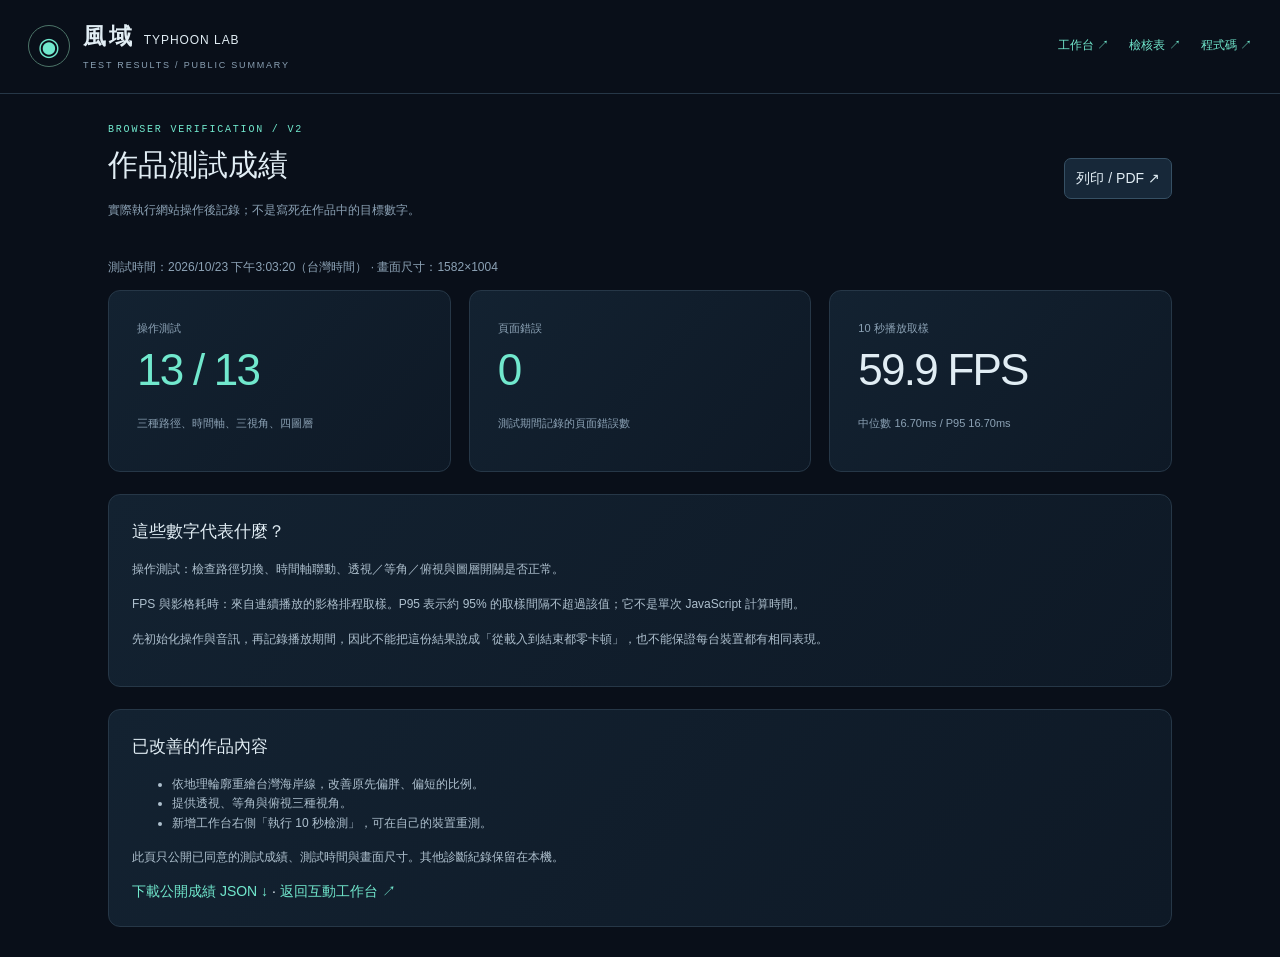
<file: verification.html>
<!doctype html><html lang="zh-Hant"><head><meta charset="utf-8"><meta name="viewport" content="width=device-width,initial-scale=1"><title>作品測試成績 · 風域</title><link rel="stylesheet" href="report.css"><style>.scores{display:grid;grid-template-columns:repeat(3,minmax(0,1fr));gap:18px}.scores .panel{padding:28px}.scores .value{font-size:44px}.report{max-width:1120px}.statement{line-height:1.9}.scope{color:var(--muted);font-size:12px}@media(max-width:700px){.scores{grid-template-columns:1fr}}</style></head><body><header><div class="brand"><div class="logo">◉</div><div><h1>風域 <small>TYPHOON LAB</small></h1><p>TEST RESULTS / PUBLIC SUMMARY</p></div></div><nav><a href="index.html">工作台 ↗</a><a href="review.html">檢核表 ↗</a><a href="pointout.html">程式碼 ↗</a></nav></header><main class="report"><div class="report-head"><div><div class="eyebrow">BROWSER VERIFICATION / V2</div><h2>作品測試成績</h2><p>實際執行網站操作後記錄；不是寫死在作品中的目標數字。</p></div><button onclick="print()" class="print-button">列印 / PDF ↗</button></div><p id="conditions" class="scope">正在讀取成績…</p><div class="scores"><section class="panel"><div class="label">操作測試</div><div id="tests" class="value ok">—</div><p class="small">三種路徑、時間軸、三視角、四圖層</p></section><section class="panel"><div class="label">頁面錯誤</div><div id="errors" class="value ok">—</div><p class="small">測試期間記錄的頁面錯誤數</p></section><section class="panel"><div class="label">10 秒播放取樣</div><div id="fps" class="value">—</div><p id="timing" class="small">—</p></section></div><section class="panel section"><h3>這些數字代表什麼？</h3><div class="statement"><p>操作測試：檢查路徑切換、時間軸聯動、透視／等角／俯視與圖層開關是否正常。</p><p>FPS 與影格耗時：來自連續播放的影格排程取樣。P95 表示約 95% 的取樣間隔不超過該值；它不是單次 JavaScript 計算時間。</p><p>先初始化操作與音訊，再記錄播放期間，因此不能把這份結果說成「從載入到結束都零卡頓」，也不能保證每台裝置都有相同表現。</p></div></section><section class="panel section"><h3>已改善的作品內容</h3><ul><li>依地理輪廓重繪台灣海岸線，改善原先偏胖、偏短的比例。</li><li>提供透視、等角與俯視三種視角。</li><li>新增工作台右側「執行 10 秒檢測」，可在自己的裝置重測。</li></ul><p class="scope">此頁只公開已同意的測試成績、測試時間與畫面尺寸。其他診斷紀錄保留在本機。</p><a href="verification.json" download>下載公開成績 JSON ↓</a> · <a href="index.html">返回互動工作台 ↗</a></section></main><script>
fetch('verification.json',{cache:'no-store'}).then(r=>{if(!r.ok)throw Error('HTTP '+r.status);return r.json()}).then(r=>{document.getElementById('conditions').textContent='測試時間：'+new Date(r.testTime).toLocaleString('zh-TW',{timeZone:'Asia/Taipei'})+'（台灣時間） · 畫面尺寸：'+r.viewport;document.getElementById('tests').textContent=r.operationPasses+' / '+r.operationTotal;document.getElementById('errors').textContent=r.pageErrorCount;document.getElementById('fps').textContent=r.estimatedFps.toFixed(1)+' FPS';document.getElementById('timing').textContent='中位數 '+r.frameMedianMs.toFixed(2)+'ms / P95 '+r.frameP95Ms.toFixed(2)+'ms';}).catch(e=>document.getElementById('conditions').textContent='讀取失敗：'+e.message);
</script></body></html>
</file>
<file: report.css>
:root{color-scheme:dark;--bg:#090f19;--panel:#101d2b;--line:#263747;--text:#e1edf4;--muted:#8ca2b5;--cyan:#71e8cd;--amber:#efba79;--ease:cubic-bezier(.34,1.56,.64,1)}*{box-sizing:border-box}body{margin:0;background:var(--bg);color:var(--text);font:14px/1.65 'Segoe UI','Microsoft JhengHei',sans-serif}button,select,input{font:inherit}button,select{background:#172839;color:var(--text);border:1px solid #365064;border-radius:7px;padding:8px 11px}button{cursor:pointer;transition:transform .22s var(--ease),background .2s}button:hover{transform:scale(1.03);background:#254339}button:active{transform:scale(.97)}:focus-visible{outline:2px solid var(--cyan);outline-offset:4px}a{color:var(--cyan);text-decoration:none}a:hover{text-decoration:underline}header{padding:18px 28px;border-bottom:1px solid var(--line);display:flex;justify-content:space-between;align-items:center;gap:20px}.brand{display:flex;align-items:center;gap:13px}.logo{width:42px;height:42px;border:1px solid #4c7468;border-radius:50%;display:grid;place-items:center;font-size:25px;color:var(--cyan)}h1{font-size:23px;letter-spacing:.12em;margin:0}h1 small{font-size:12px;font-weight:400;letter-spacing:.08em}.brand p{font-size:9px;letter-spacing:.2em;color:var(--muted);margin:2px 0}nav{display:flex;gap:20px;align-items:center;font-size:12px}.badge{border:1px solid #35554b;color:var(--cyan);border-radius:20px;padding:4px 10px;font:9px Consolas,monospace}.shell{max-width:1800px;margin:auto;padding:23px 28px}.intro{display:flex;align-items:end;justify-content:space-between;margin-bottom:18px}.eyebrow{font:10px Consolas,monospace;color:var(--cyan);letter-spacing:.18em}h2{font-weight:500;font-size:26px;margin:5px 0 0}.intro p{color:var(--muted);font-size:12px;margin:0}.workspace{display:grid;grid-template-columns:215px minmax(350px,1fr) 245px;gap:16px}.panel{border:1px solid var(--line);border-radius:12px;background:linear-gradient(130deg,#132231,#0e1926)}.sidebar,.stats{padding:19px}.section-label{display:flex;justify-content:space-between;font-size:10px;letter-spacing:.13em;color:var(--muted);margin-bottom:15px}.section-label b{font-weight:400;color:#61798e}.field label{display:block;font-size:12px;margin-bottom:8px}.field select{width:100%;font-size:12px}.scenario-copy,.small{color:var(--muted);font-size:11px}.scenario-copy{min-height:55px}.divider{height:1px;background:var(--line);margin:20px 0}.toggle{display:flex;align-items:center;justify-content:space-between;margin:14px 0;font-size:12px;cursor:pointer}.toggle input{accent-color:var(--cyan);width:16px;height:16px}.dot{display:inline-block;width:6px;height:6px;background:var(--cyan);border-radius:50%;margin-right:8px}.hint{padding:11px;border-left:2px solid var(--cyan);background:#173038;color:#bad2cf;font-size:11px}.viewport{position:relative;overflow:hidden;background:radial-gradient(ellipse at center,#173e47 0%,#102737 40%,#0b1624 80%);min-height:500px}.viewport:before{content:'';position:absolute;inset:0;background-image:linear-gradient(#79b6cc09 1px,transparent 1px),linear-gradient(90deg,#79b6cc09 1px,transparent 1px);background-size:38px 38px;pointer-events:none}.canvas-head{position:absolute;top:17px;left:20px;z-index:2;font-size:12px}.canvas-head p{font:9px Consolas,monospace;color:var(--muted);margin:5px 0}.view-tools{position:absolute;right:14px;top:16px;display:flex;gap:5px;z-index:3}.view-tools button{font-size:10px;padding:5px 8px}.view-tools [aria-pressed=true]{background:#254a45;color:#b6f8e5;border-color:#588f80}#scene{position:relative;width:100%;height:500px;display:block}.world{transform-origin:400px 285px;transition:transform .7s ease-out}.perspective .world{transform:translateY(35px) rotate(-10deg) scaleY(.8)}.ocean-label{fill:#527b8a;font-size:11px;letter-spacing:5px}.map-label{fill:#d6ebe5;font-size:11px}.city{fill:#8df1d5;stroke:#12352f;stroke-width:3}.terrain-line{fill:none;stroke:#a1c8a1;stroke-width:.65;opacity:.45}.wind-path{fill:none;stroke:#99e7d6;stroke-width:1.6;stroke-linecap:round;opacity:.7}.rainband{fill:none;stroke:#7cbee8;stroke-width:19;opacity:.13}.storm-track{fill:none;stroke:var(--amber);stroke-width:1.7;stroke-dasharray:4 8}.draw-path{stroke-dasharray:1;stroke-dashoffset:1;animation:draw 1s ease-out forwards}@keyframes draw{to{stroke-dashoffset:0}}@keyframes bounce{50%{transform:scale(1.3)}100%{transform:scale(1)}}.saved svg{animation:bounce .5s var(--ease)}.canvas-bottom{position:absolute;bottom:17px;left:20px;right:20px;display:flex;justify-content:space-between;align-items:end;pointer-events:none}.legend{display:flex;gap:14px;color:#9eb9c8;font-size:9px}.legend i{width:12px;height:2px;display:inline-block;vertical-align:middle;margin-right:5px}.compass{color:#7e9fae;text-align:center;font:9px Consolas,monospace}.compass span{display:block;font-size:26px;color:#c1e9df}.metric{padding:12px 0 16px;border-bottom:1px solid var(--line)}.label{font-size:11px;color:var(--muted)}.value{font-size:35px;line-height:1.5;font-weight:300;letter-spacing:-.04em}.value small{font-size:11px;color:var(--muted);letter-spacing:0;margin-left:5px}.sub{font-size:10px;color:var(--cyan)}.amber .value{color:var(--amber)}.bar{height:3px;background:#293d48;margin-top:8px;overflow:hidden}.bar span{height:100%;background:var(--cyan);display:block;transform-origin:left}.insight h3{font-size:12px;font-weight:500;margin:16px 0 8px}.insight p{font-size:11px;color:var(--muted);margin:0}.transport{grid-column:1/-1;display:grid;grid-template-columns:180px 1fr 245px;gap:20px;align-items:center;padding:16px 20px}.play-group{display:flex;gap:12px;align-items:center}.primary{background:var(--cyan);color:#092b25;border-color:var(--cyan);font-weight:600}.primary:hover{background:#a5f3df}.time-value{font:12px Consolas,monospace;white-space:nowrap}.time-value small{display:block;font-size:8px;color:var(--muted);margin-top:5px}.timeline label{font-size:10px;color:var(--muted)}input[type=range]{width:100%;accent-color:var(--cyan);cursor:pointer}.ticks{display:flex;justify-content:space-between;font:9px Consolas,monospace;color:#7e99ac}.transport-end{display:flex;justify-content:end;gap:7px}.transport-end select{font-size:10px;max-width:90px}.bottomline{display:flex;justify-content:space-between;gap:15px;font-size:10px;color:#7c93a6;margin-top:13px}.text-button{border:0;background:none;padding:0;color:var(--muted);font-size:10px}.learning{display:grid;grid-template-columns:repeat(3,1fr);gap:22px;margin-top:24px}.learn-item{border-top:1px solid var(--line);padding:17px 0;display:flex;gap:14px}.number{color:var(--cyan);font:11px Consolas,monospace}h3{font-size:13px;font-weight:500;margin:0 0 6px}.learn-item p{font-size:11px;color:var(--muted);margin:0}.foot{display:flex;justify-content:space-between;gap:15px;font-size:10px;color:var(--muted);padding-top:10px}.toast{position:fixed;bottom:25px;left:50%;transform:translateX(-50%);padding:10px 20px;border:1px solid #68b69c;background:#23453a;border-radius:7px;z-index:20}.capture .learning,.capture .foot{display:none}@media(min-width:1600px){#scene{height:570px}.viewport{min-height:570px}.sidebar,.stats{padding:24px}.metric{padding:18px 0 23px}.scenario-copy{min-height:85px}}@media(max-width:1100px){.workspace{grid-template-columns:185px minmax(300px,1fr)}.stats{grid-column:1/-1;display:grid;grid-template-columns:repeat(4,1fr);gap:18px}.stats>.section-label{display:none}.metric{border:0;padding:0}.insight h3{margin-top:0}.transport{grid-template-columns:150px 1fr 220px}nav .badge{display:none}}@media(max-width:700px){header{padding:15px}h1{font-size:20px}h1 small{font-size:10px}nav{gap:10px;font-size:11px}nav a:last-child{display:none}.shell{padding:16px}.intro{display:block}.intro p{margin-top:7px}.workspace{display:flex;flex-direction:column}.sidebar{display:grid;grid-template-columns:1fr 1fr;gap:10px;padding:15px}.sidebar>.section-label,.sidebar>.divider,.sidebar>.hint{display:none}.layers{grid-column:2;grid-row:1}.toggle{margin:6px 0}.sidebar>.small{grid-column:1/-1;margin:0}.scenario-copy{min-height:0}.viewport{min-height:410px}#scene{height:410px}.view-tools{top:51px}.stats{grid-template-columns:repeat(3,1fr);padding:15px;gap:12px}.value{font-size:27px}.insight{grid-column:1/-1}.transport{display:flex;flex-wrap:wrap;gap:12px;padding:15px}.timeline{order:3;width:100%}.transport-end{margin-left:auto}.learning{display:block}.bottomline,.foot{flex-wrap:wrap}}@media(prefers-reduced-motion:reduce){*{animation:none!important;transition:none!important}}@media print{header,.sidebar,.transport,.foot{display:none}.workspace{display:block}.viewport{break-inside:avoid}.stats{display:flex;gap:25px}body{print-color-adjust:exact}}
.report{max-width:1180px;margin:auto;padding:30px 28px}.report-head{display:flex;justify-content:space-between;gap:20px;align-items:center;margin-bottom:25px}.report-head h2{font-size:30px}.report-head p{color:var(--muted);font-size:12px}.report-grid{display:grid;grid-template-columns:240px 1fr;gap:18px}.score{padding:22px;text-align:center}.ring{width:150px;height:150px}.report-kpis{display:grid;grid-template-columns:repeat(3,1fr);gap:15px}.kpi{padding:22px 18px}.kpi .value{font-size:29px}.section{padding:23px;margin-top:22px}.section h3{font-size:17px}table{width:100%;border-collapse:collapse;font-size:12px}th,td{text-align:left;border-bottom:1px solid var(--line);padding:13px 10px;vertical-align:top}th{color:var(--muted);font-weight:400;font-size:10px;letter-spacing:.08em}.ok{color:var(--cyan)}.pending{color:var(--amber)}.lab{display:flex;gap:15px;align-items:center;flex-wrap:wrap}.lab svg{width:28px;height:28px}.filters{display:flex;gap:9px;flex-wrap:wrap;margin:20px 0}.filters [aria-pressed=true]{background:#2b5047;border-color:#72a88f}.evidence{display:grid;grid-template-columns:1fr 1.2fr;gap:25px;padding:23px;margin:16px 0}.evidence h3{font-size:18px}.evidence p{font-size:12px;color:var(--muted)}pre{white-space:pre-wrap;overflow-wrap:anywhere;background:#09131e;border:1px solid #2b4051;border-radius:8px;padding:16px;font:11px/1.8 Consolas,monospace;color:#b6d7e2;margin:10px 0}.code-tag{color:var(--amber)}.code-string{color:var(--cyan)}.code-comment{color:#758d9f}.source-line{display:block;scroll-margin-top:20px}.source-line:target{background:#3d4630;color:#fff}.source-line a{display:inline-block;width:45px;color:#6a8a9f}.section p,.section li{font-size:12px;color:#aec0ce}.note{font-size:11px;color:var(--muted)}[hidden]{display:none!important}@media(max-width:800px){.report-grid{display:block}.report-kpis{margin-top:16px;grid-template-columns:1fr}.evidence{grid-template-columns:1fr}table{font-size:10px}td,th{padding:10px 5px}.report-head{display:block}.report{padding:20px 16px}.report-head h2{font-size:25px}}@media print{.report{padding:0}.report-grid{display:flex}.report-kpis{display:flex}.section,.evidence{break-inside:avoid}.filters,.print-button,.lab button{display:none}header{display:none}a{color:inherit}pre{font-size:9px}}
</file>
